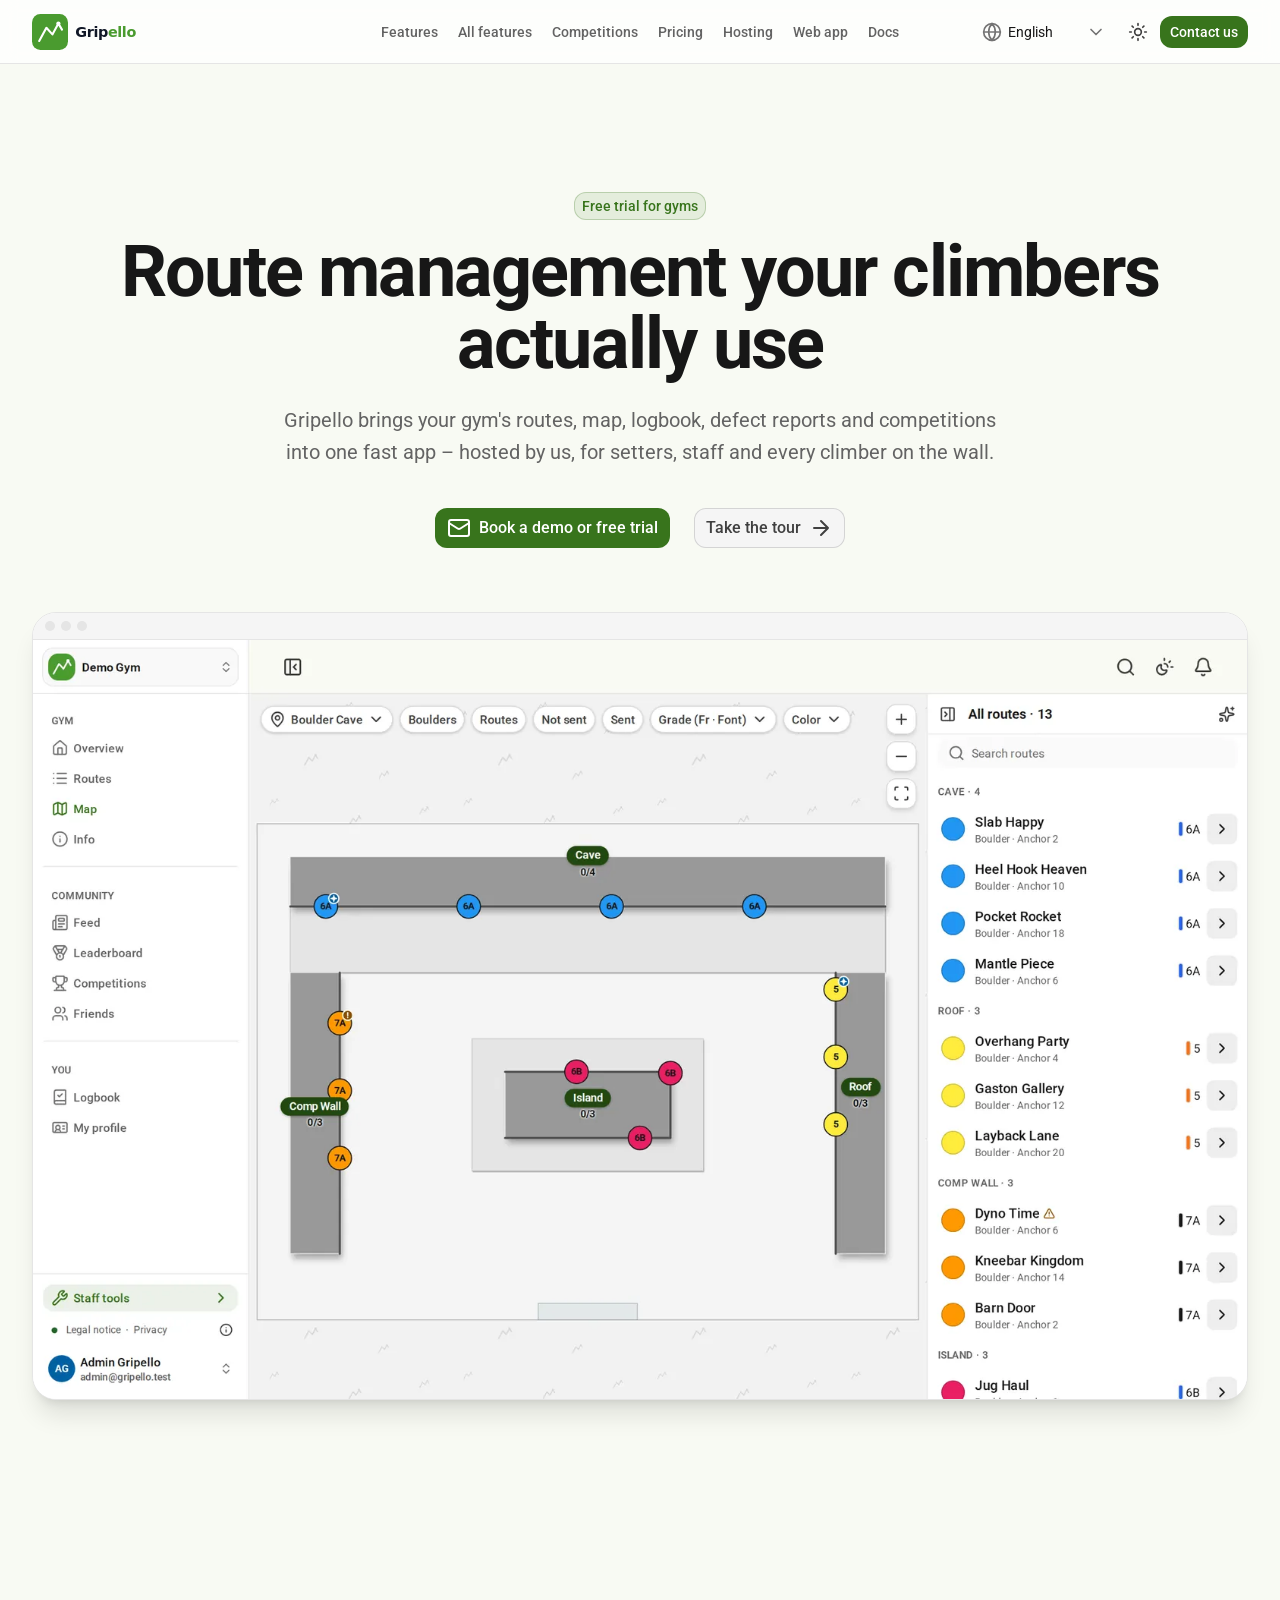
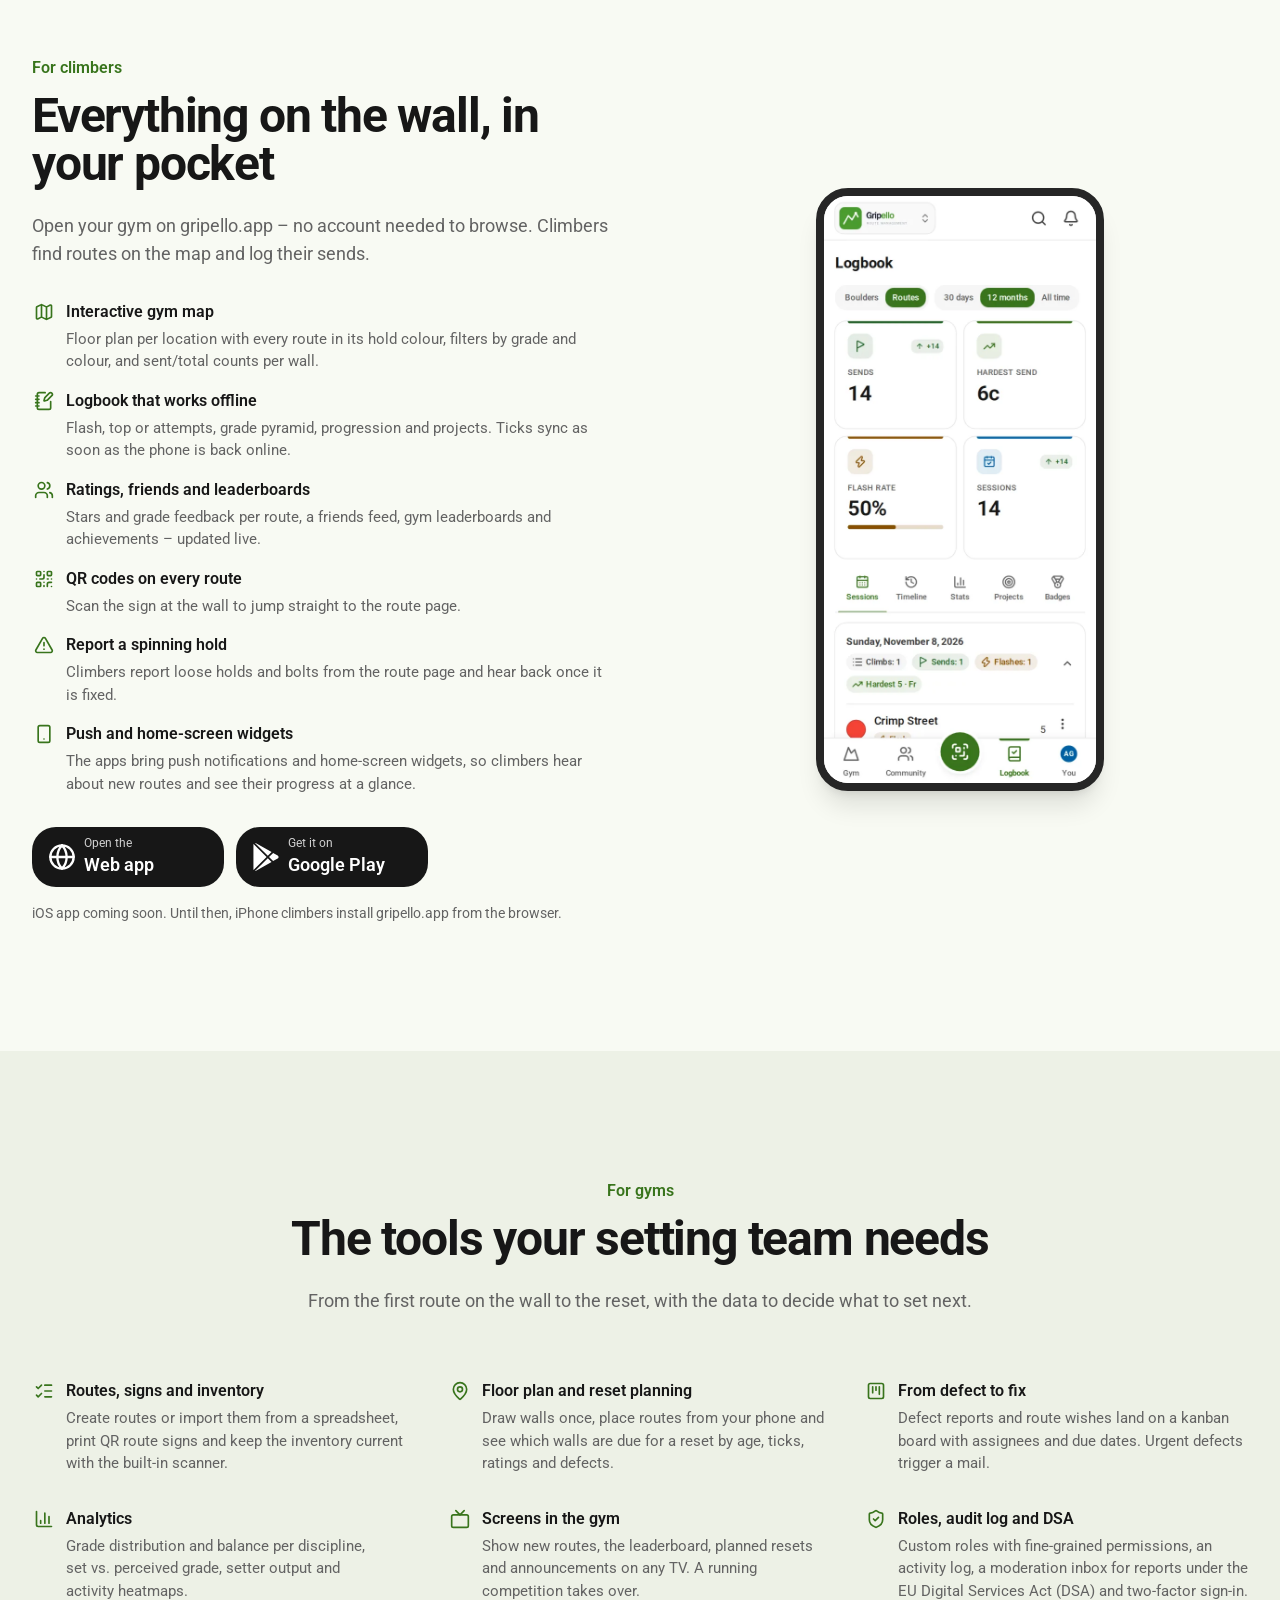
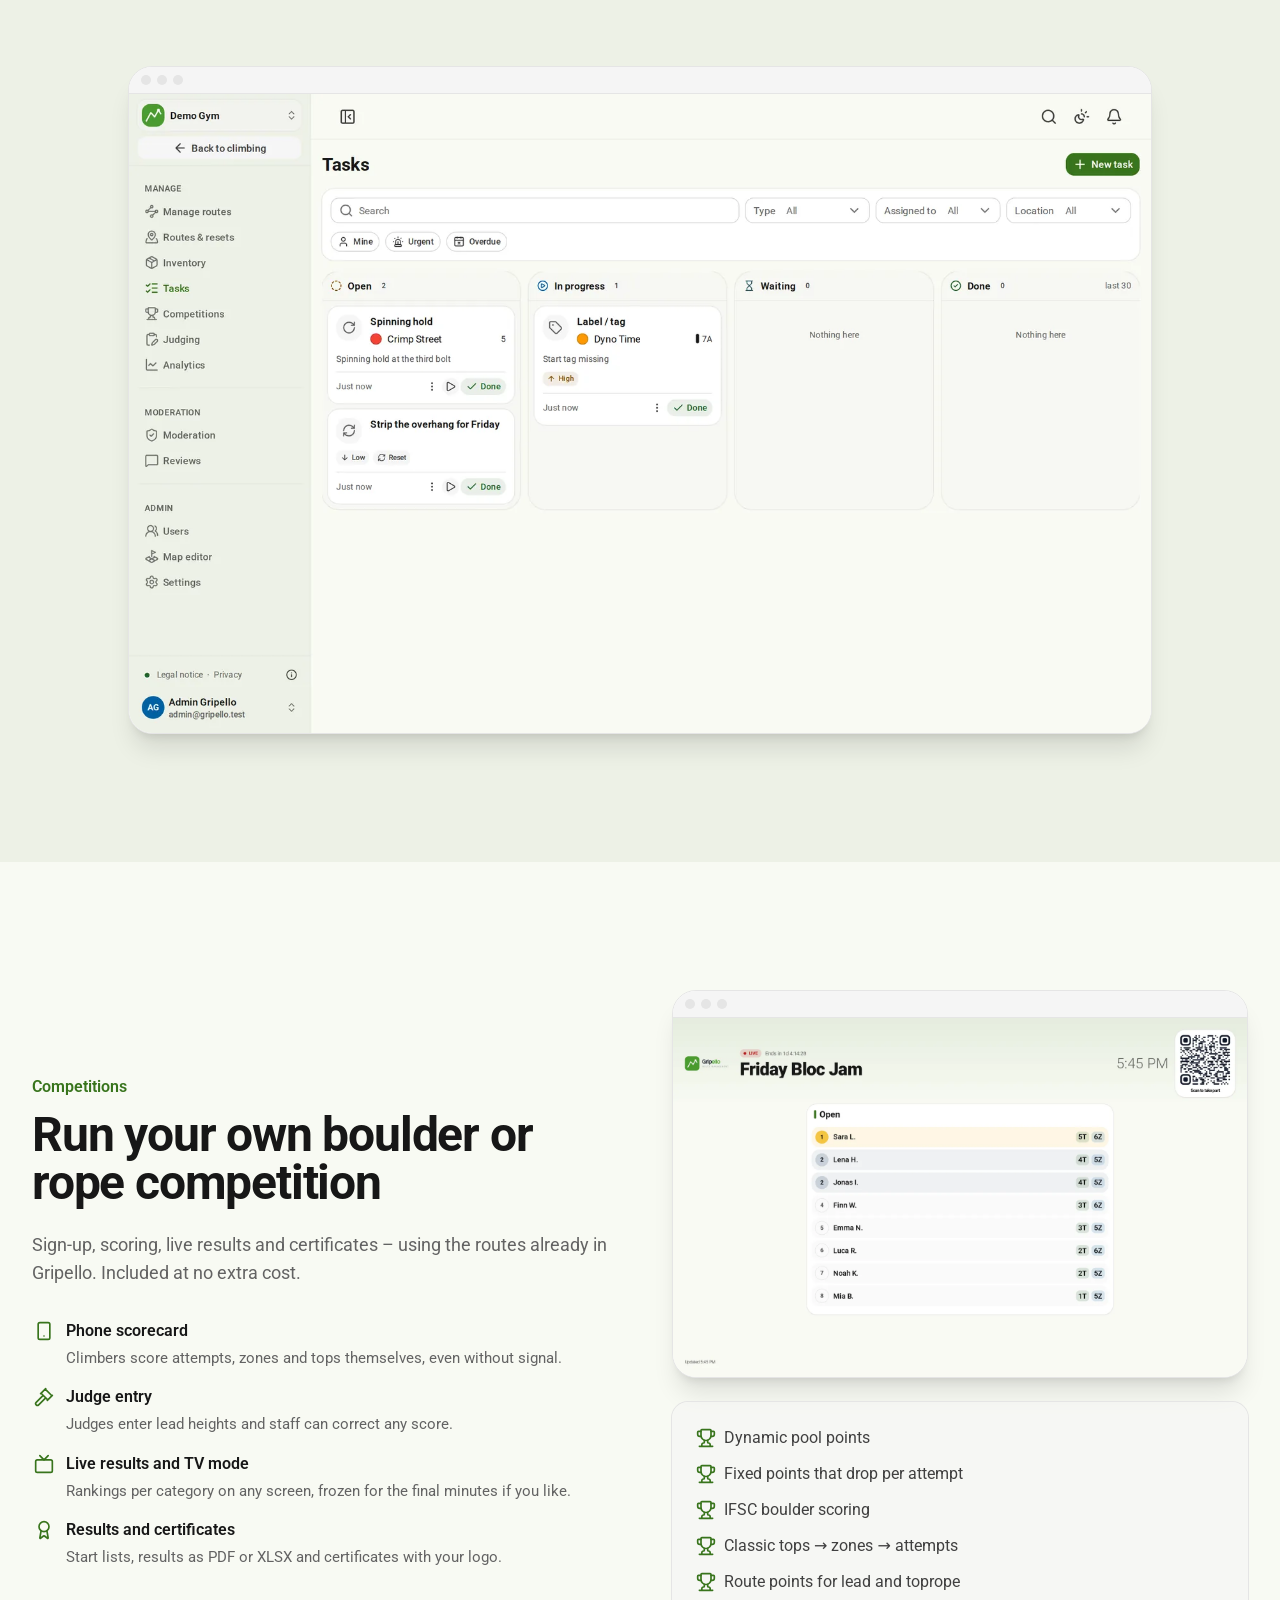
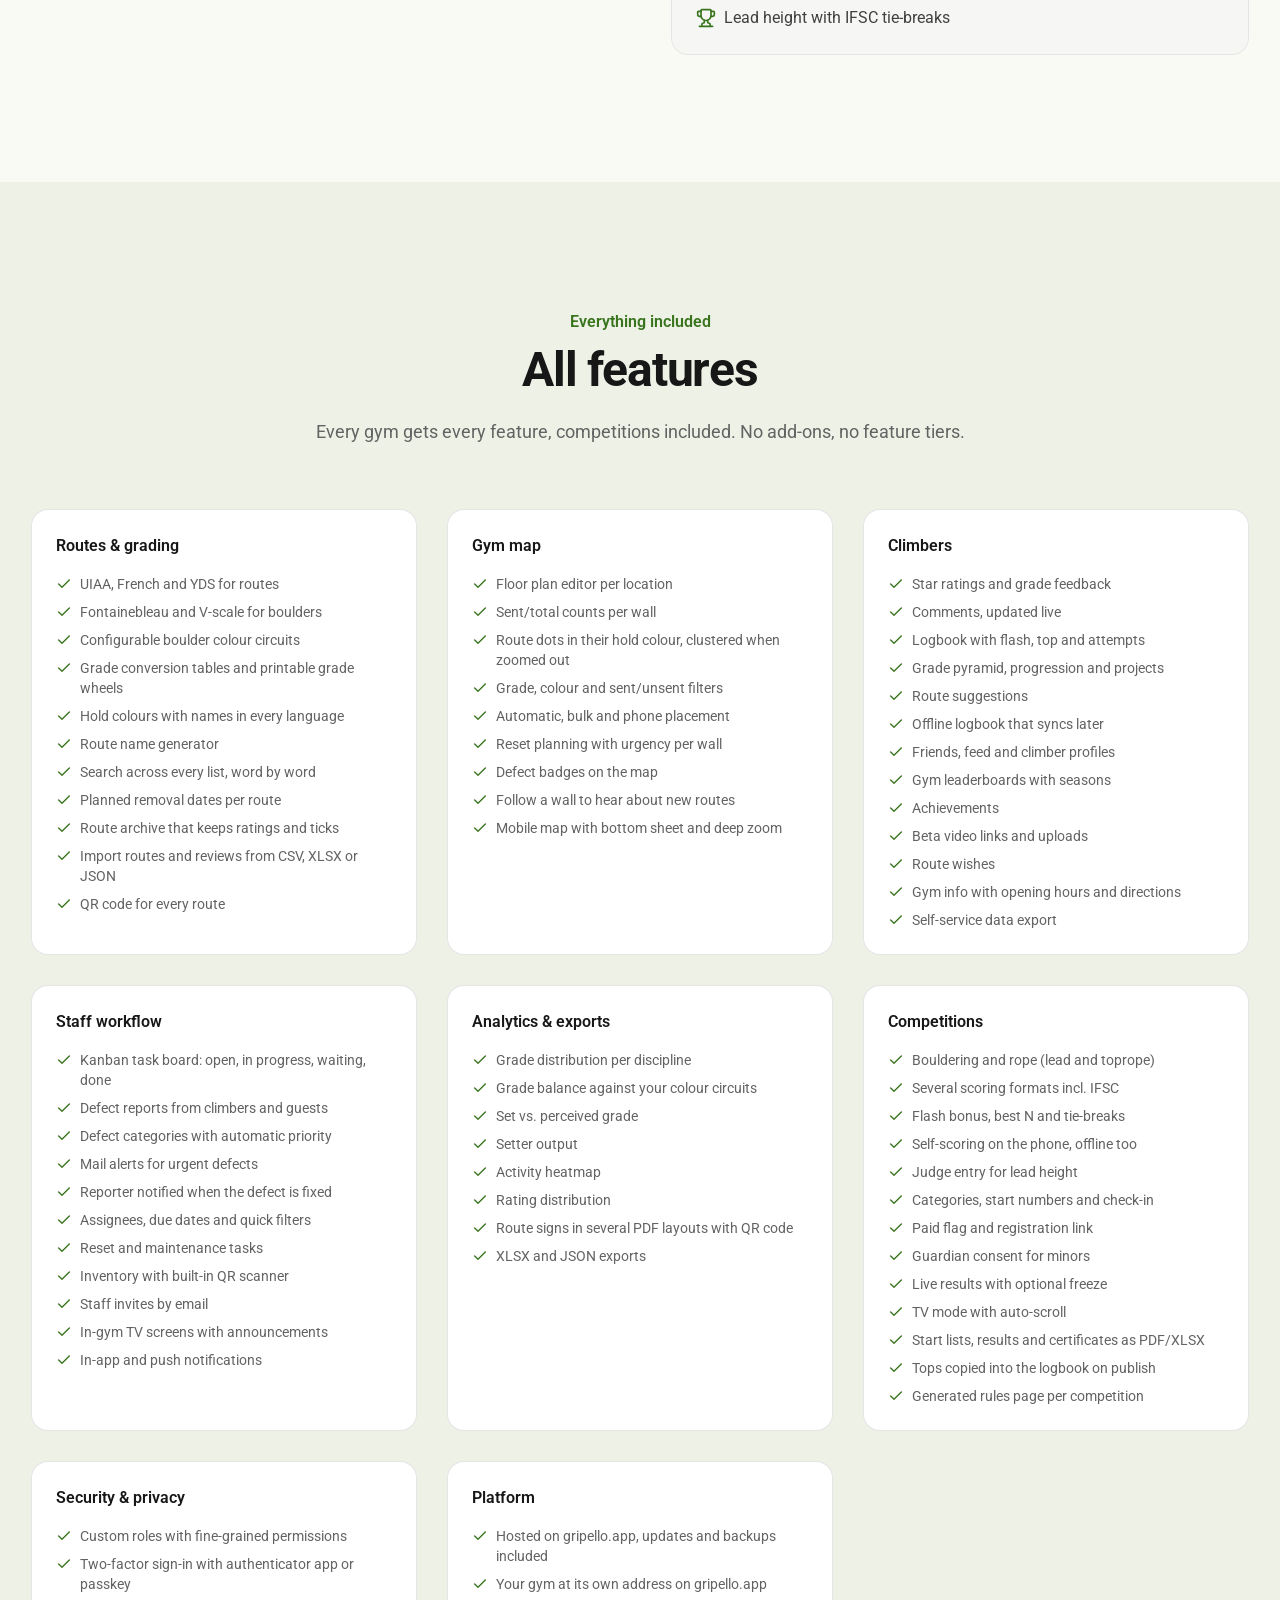
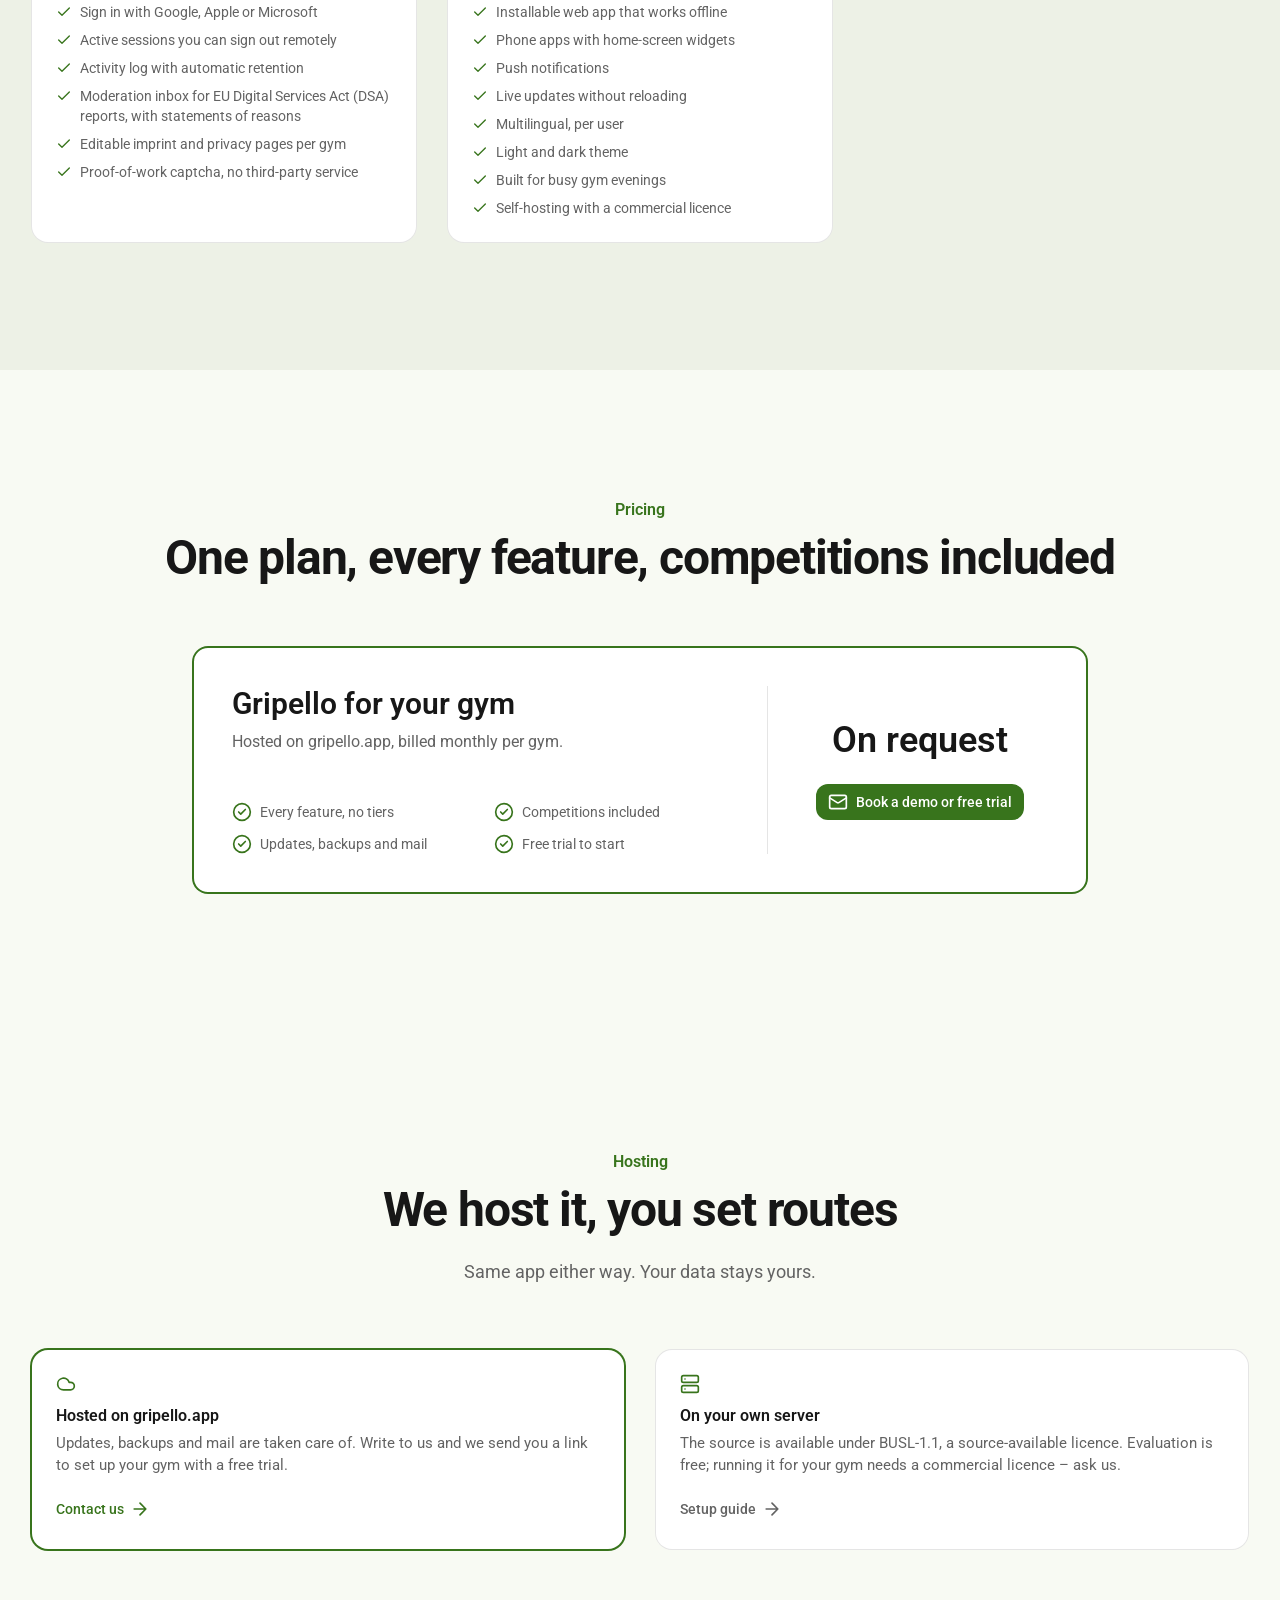
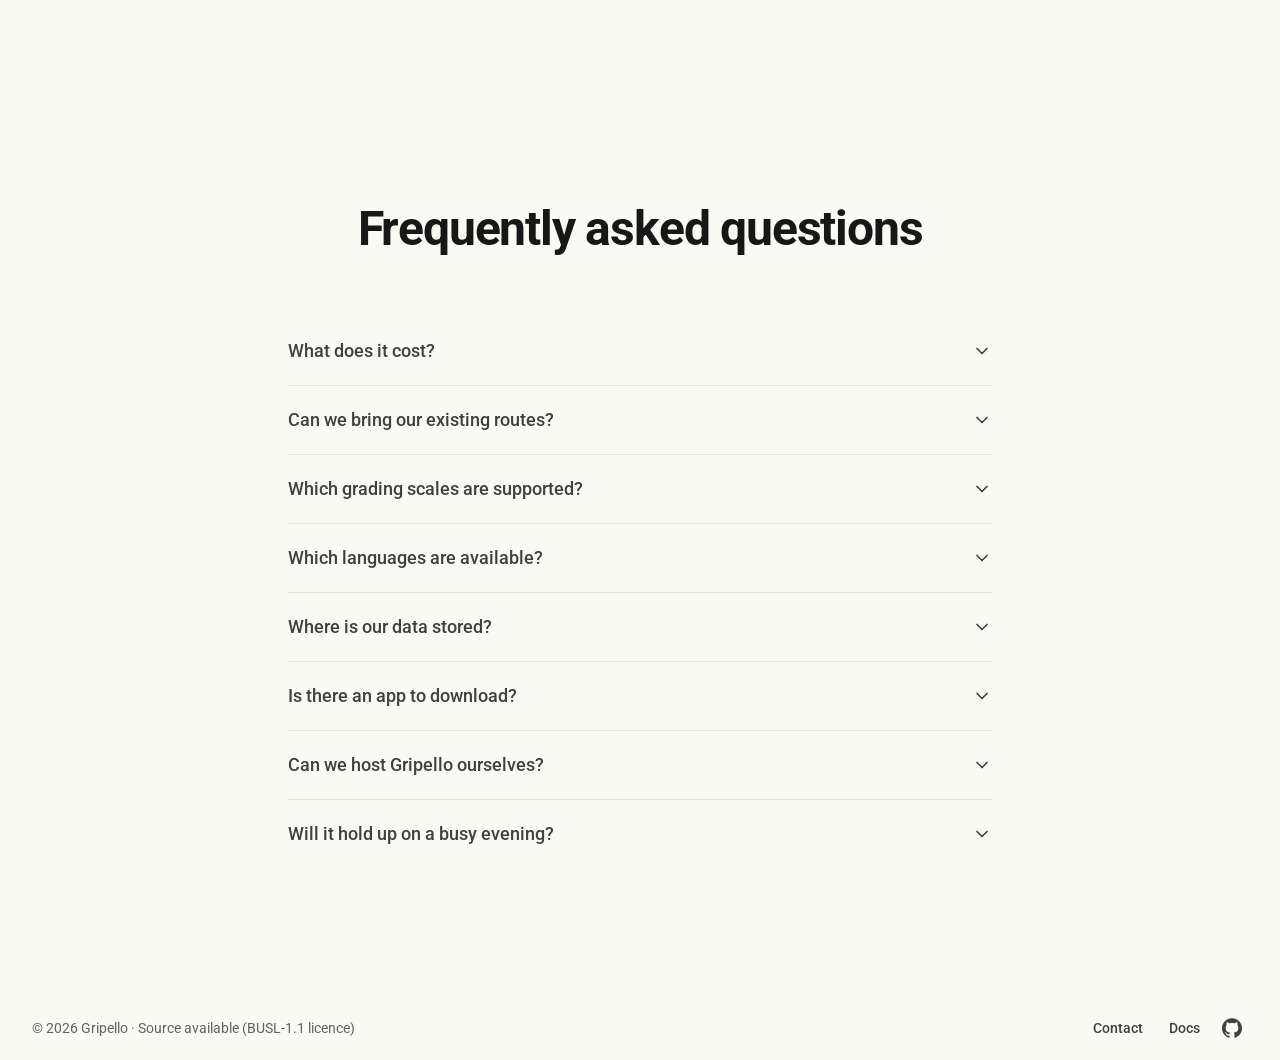
<file: index.html>
<!DOCTYPE html><html  lang="en-US"><head><meta charset="utf-8"><meta name="viewport" content="width=device-width, initial-scale=1"><title>Gripello – route management for climbing gyms</title><script type="importmap">{"imports":{"#entry":"/_nuxt/BlvbBuiV.js"}}</script><style id="nuxt-ui-colors">@layer theme {
  :root, :host {
  --ui-color-primary-50: var(--color-green-50, oklch(98.2% 0.018 155.826));
  --ui-color-primary-100: var(--color-green-100, oklch(96.2% 0.044 156.743));
  --ui-color-primary-200: var(--color-green-200, oklch(92.5% 0.084 155.995));
  --ui-color-primary-300: var(--color-green-300, oklch(87.1% 0.15 154.449));
  --ui-color-primary-400: var(--color-green-400, oklch(79.2% 0.209 151.711));
  --ui-color-primary-500: var(--color-green-500, oklch(72.3% 0.219 149.579));
  --ui-color-primary-600: var(--color-green-600, oklch(62.7% 0.194 149.214));
  --ui-color-primary-700: var(--color-green-700, oklch(52.7% 0.154 150.069));
  --ui-color-primary-800: var(--color-green-800, oklch(44.8% 0.119 151.328));
  --ui-color-primary-900: var(--color-green-900, oklch(39.3% 0.095 152.535));
  --ui-color-primary-950: var(--color-green-950, oklch(26.6% 0.065 152.934));
  --ui-color-secondary-50: var(--color-teal-50, oklch(98.4% 0.014 180.72));
  --ui-color-secondary-100: var(--color-teal-100, oklch(95.3% 0.051 180.801));
  --ui-color-secondary-200: var(--color-teal-200, oklch(91% 0.096 180.426));
  --ui-color-secondary-300: var(--color-teal-300, oklch(85.5% 0.138 181.071));
  --ui-color-secondary-400: var(--color-teal-400, oklch(77.7% 0.152 181.912));
  --ui-color-secondary-500: var(--color-teal-500, oklch(70.4% 0.14 182.503));
  --ui-color-secondary-600: var(--color-teal-600, oklch(60% 0.118 184.704));
  --ui-color-secondary-700: var(--color-teal-700, oklch(51.1% 0.096 186.391));
  --ui-color-secondary-800: var(--color-teal-800, oklch(43.7% 0.078 188.216));
  --ui-color-secondary-900: var(--color-teal-900, oklch(38.6% 0.063 188.416));
  --ui-color-secondary-950: var(--color-teal-950, oklch(27.7% 0.046 192.524));
  --ui-color-success-50: var(--color-green-50, oklch(98.2% 0.018 155.826));
  --ui-color-success-100: var(--color-green-100, oklch(96.2% 0.044 156.743));
  --ui-color-success-200: var(--color-green-200, oklch(92.5% 0.084 155.995));
  --ui-color-success-300: var(--color-green-300, oklch(87.1% 0.15 154.449));
  --ui-color-success-400: var(--color-green-400, oklch(79.2% 0.209 151.711));
  --ui-color-success-500: var(--color-green-500, oklch(72.3% 0.219 149.579));
  --ui-color-success-600: var(--color-green-600, oklch(62.7% 0.194 149.214));
  --ui-color-success-700: var(--color-green-700, oklch(52.7% 0.154 150.069));
  --ui-color-success-800: var(--color-green-800, oklch(44.8% 0.119 151.328));
  --ui-color-success-900: var(--color-green-900, oklch(39.3% 0.095 152.535));
  --ui-color-success-950: var(--color-green-950, oklch(26.6% 0.065 152.934));
  --ui-color-info-50: var(--color-blue-50, oklch(97% 0.014 254.604));
  --ui-color-info-100: var(--color-blue-100, oklch(93.2% 0.032 255.585));
  --ui-color-info-200: var(--color-blue-200, oklch(88.2% 0.059 254.128));
  --ui-color-info-300: var(--color-blue-300, oklch(80.9% 0.105 251.813));
  --ui-color-info-400: var(--color-blue-400, oklch(70.7% 0.165 254.624));
  --ui-color-info-500: var(--color-blue-500, oklch(62.3% 0.214 259.815));
  --ui-color-info-600: var(--color-blue-600, oklch(54.6% 0.245 262.881));
  --ui-color-info-700: var(--color-blue-700, oklch(48.8% 0.243 264.376));
  --ui-color-info-800: var(--color-blue-800, oklch(42.4% 0.199 265.638));
  --ui-color-info-900: var(--color-blue-900, oklch(37.9% 0.146 265.522));
  --ui-color-info-950: var(--color-blue-950, oklch(28.2% 0.091 267.935));
  --ui-color-warning-50: var(--color-yellow-50, oklch(98.7% 0.026 102.212));
  --ui-color-warning-100: var(--color-yellow-100, oklch(97.3% 0.071 103.193));
  --ui-color-warning-200: var(--color-yellow-200, oklch(94.5% 0.129 101.54));
  --ui-color-warning-300: var(--color-yellow-300, oklch(90.5% 0.182 98.111));
  --ui-color-warning-400: var(--color-yellow-400, oklch(85.2% 0.199 91.936));
  --ui-color-warning-500: var(--color-yellow-500, oklch(79.5% 0.184 86.047));
  --ui-color-warning-600: var(--color-yellow-600, oklch(68.1% 0.162 75.834));
  --ui-color-warning-700: var(--color-yellow-700, oklch(55.4% 0.135 66.442));
  --ui-color-warning-800: var(--color-yellow-800, oklch(47.6% 0.114 61.907));
  --ui-color-warning-900: var(--color-yellow-900, oklch(42.1% 0.095 57.708));
  --ui-color-warning-950: var(--color-yellow-950, oklch(28.6% 0.066 53.813));
  --ui-color-error-50: var(--color-red-50, oklch(97.1% 0.013 17.38));
  --ui-color-error-100: var(--color-red-100, oklch(93.6% 0.032 17.717));
  --ui-color-error-200: var(--color-red-200, oklch(88.5% 0.062 18.334));
  --ui-color-error-300: var(--color-red-300, oklch(80.8% 0.114 19.571));
  --ui-color-error-400: var(--color-red-400, oklch(70.4% 0.191 22.216));
  --ui-color-error-500: var(--color-red-500, oklch(63.7% 0.237 25.331));
  --ui-color-error-600: var(--color-red-600, oklch(57.7% 0.245 27.325));
  --ui-color-error-700: var(--color-red-700, oklch(50.5% 0.213 27.518));
  --ui-color-error-800: var(--color-red-800, oklch(44.4% 0.177 26.899));
  --ui-color-error-900: var(--color-red-900, oklch(39.6% 0.141 25.723));
  --ui-color-error-950: var(--color-red-950, oklch(25.8% 0.092 26.042));
  --ui-color-neutral-50: var(--color-old-neutral-50, oklch(98.5% 0 none));
  --ui-color-neutral-100: var(--color-old-neutral-100, oklch(97% 0 none));
  --ui-color-neutral-200: var(--color-old-neutral-200, oklch(92.2% 0 none));
  --ui-color-neutral-300: var(--color-old-neutral-300, oklch(87% 0 none));
  --ui-color-neutral-400: var(--color-old-neutral-400, oklch(70.8% 0 none));
  --ui-color-neutral-500: var(--color-old-neutral-500, oklch(55.6% 0 none));
  --ui-color-neutral-600: var(--color-old-neutral-600, oklch(43.9% 0 none));
  --ui-color-neutral-700: var(--color-old-neutral-700, oklch(37.1% 0 none));
  --ui-color-neutral-800: var(--color-old-neutral-800, oklch(26.9% 0 none));
  --ui-color-neutral-900: var(--color-old-neutral-900, oklch(20.5% 0 none));
  --ui-color-neutral-950: var(--color-old-neutral-950, oklch(14.5% 0 none));
  }
  :root, :host, .light {
  --ui-primary: var(--ui-color-primary-500);
  --ui-secondary: var(--ui-color-secondary-500);
  --ui-success: var(--ui-color-success-500);
  --ui-info: var(--ui-color-info-500);
  --ui-warning: var(--ui-color-warning-500);
  --ui-error: var(--ui-color-error-500);
  }
  .dark {
  --ui-primary: var(--ui-color-primary-400);
  --ui-secondary: var(--ui-color-secondary-400);
  --ui-success: var(--ui-color-success-400);
  --ui-info: var(--ui-color-info-400);
  --ui-warning: var(--ui-color-warning-400);
  --ui-error: var(--ui-color-error-400);
  }
}</style><link rel="stylesheet" href="/_nuxt/entry.C8Zwsdgz.css" crossorigin><style>@layer base {:where(.i-lucide\:arrow-right){display:inline-block;width:1em;height:1em;background-color:currentColor;-webkit-mask-image:var(--svg);mask-image:var(--svg);-webkit-mask-repeat:no-repeat;mask-repeat:no-repeat;-webkit-mask-size:100% 100%;mask-size:100% 100%;--svg:url("data:image/svg+xml,%3Csvg xmlns='http://www.w3.org/2000/svg' viewBox='0 0 24 24' width='24' height='24'%3E%3Cpath fill='none' stroke='black' stroke-linecap='round' stroke-linejoin='round' stroke-width='2' d='M5 12h14m-7-7l7 7l-7 7'/%3E%3C/svg%3E")}:where(.i-lucide\:award){display:inline-block;width:1em;height:1em;background-color:currentColor;-webkit-mask-image:var(--svg);mask-image:var(--svg);-webkit-mask-repeat:no-repeat;mask-repeat:no-repeat;-webkit-mask-size:100% 100%;mask-size:100% 100%;--svg:url("data:image/svg+xml,%3Csvg xmlns='http://www.w3.org/2000/svg' viewBox='0 0 24 24' width='24' height='24'%3E%3Cg fill='none' stroke='black' stroke-linecap='round' stroke-linejoin='round' stroke-width='2'%3E%3Cpath d='m15.477 12.89l1.515 8.526a.5.5 0 0 1-.81.47l-3.58-2.687a1 1 0 0 0-1.197 0l-3.586 2.686a.5.5 0 0 1-.81-.469l1.514-8.526'/%3E%3Ccircle cx='12' cy='8' r='6'/%3E%3C/g%3E%3C/svg%3E")}:where(.i-lucide\:chart-column){display:inline-block;width:1em;height:1em;background-color:currentColor;-webkit-mask-image:var(--svg);mask-image:var(--svg);-webkit-mask-repeat:no-repeat;mask-repeat:no-repeat;-webkit-mask-size:100% 100%;mask-size:100% 100%;--svg:url("data:image/svg+xml,%3Csvg xmlns='http://www.w3.org/2000/svg' viewBox='0 0 24 24' width='24' height='24'%3E%3Cpath fill='none' stroke='black' stroke-linecap='round' stroke-linejoin='round' stroke-width='2' d='M3 3v16a2 2 0 0 0 2 2h16m-3-4V9m-5 8V5M8 17v-3'/%3E%3C/svg%3E")}:where(.i-lucide\:check){display:inline-block;width:1em;height:1em;background-color:currentColor;-webkit-mask-image:var(--svg);mask-image:var(--svg);-webkit-mask-repeat:no-repeat;mask-repeat:no-repeat;-webkit-mask-size:100% 100%;mask-size:100% 100%;--svg:url("data:image/svg+xml,%3Csvg xmlns='http://www.w3.org/2000/svg' viewBox='0 0 24 24' width='24' height='24'%3E%3Cpath fill='none' stroke='black' stroke-linecap='round' stroke-linejoin='round' stroke-width='2' d='M20 6L9 17l-5-5'/%3E%3C/svg%3E")}:where(.i-lucide\:chevron-down){display:inline-block;width:1em;height:1em;background-color:currentColor;-webkit-mask-image:var(--svg);mask-image:var(--svg);-webkit-mask-repeat:no-repeat;mask-repeat:no-repeat;-webkit-mask-size:100% 100%;mask-size:100% 100%;--svg:url("data:image/svg+xml,%3Csvg xmlns='http://www.w3.org/2000/svg' viewBox='0 0 24 24' width='24' height='24'%3E%3Cpath fill='none' stroke='black' stroke-linecap='round' stroke-linejoin='round' stroke-width='2' d='m6 9l6 6l6-6'/%3E%3C/svg%3E")}:where(.i-lucide\:circle-check){display:inline-block;width:1em;height:1em;background-color:currentColor;-webkit-mask-image:var(--svg);mask-image:var(--svg);-webkit-mask-repeat:no-repeat;mask-repeat:no-repeat;-webkit-mask-size:100% 100%;mask-size:100% 100%;--svg:url("data:image/svg+xml,%3Csvg xmlns='http://www.w3.org/2000/svg' viewBox='0 0 24 24' width='24' height='24'%3E%3Cg fill='none' stroke='black' stroke-linecap='round' stroke-linejoin='round' stroke-width='2'%3E%3Ccircle cx='12' cy='12' r='10'/%3E%3Cpath d='m16 9l-5.5 5.5L8 12'/%3E%3C/g%3E%3C/svg%3E")}:where(.i-lucide\:cloud){display:inline-block;width:1em;height:1em;background-color:currentColor;-webkit-mask-image:var(--svg);mask-image:var(--svg);-webkit-mask-repeat:no-repeat;mask-repeat:no-repeat;-webkit-mask-size:100% 100%;mask-size:100% 100%;--svg:url("data:image/svg+xml,%3Csvg xmlns='http://www.w3.org/2000/svg' viewBox='0 0 24 24' width='24' height='24'%3E%3Cpath fill='none' stroke='black' stroke-linecap='round' stroke-linejoin='round' stroke-width='2' d='M17.5 19H9a7 7 0 1 1 6.71-9h1.79a4.5 4.5 0 1 1 0 9'/%3E%3C/svg%3E")}:where(.i-lucide\:gavel){display:inline-block;width:1em;height:1em;background-color:currentColor;-webkit-mask-image:var(--svg);mask-image:var(--svg);-webkit-mask-repeat:no-repeat;mask-repeat:no-repeat;-webkit-mask-size:100% 100%;mask-size:100% 100%;--svg:url("data:image/svg+xml,%3Csvg xmlns='http://www.w3.org/2000/svg' viewBox='0 0 24 24' width='24' height='24'%3E%3Cpath fill='none' stroke='black' stroke-linecap='round' stroke-linejoin='round' stroke-width='2' d='m14 13l-8.381 8.38a1 1 0 0 1-3.001-3l8.384-8.381M16 16l6-6m-.5.5l-8-8M8 8l6-6M8.5 7.5l8 8'/%3E%3C/svg%3E")}:where(.i-lucide\:globe){display:inline-block;width:1em;height:1em;background-color:currentColor;-webkit-mask-image:var(--svg);mask-image:var(--svg);-webkit-mask-repeat:no-repeat;mask-repeat:no-repeat;-webkit-mask-size:100% 100%;mask-size:100% 100%;--svg:url("data:image/svg+xml,%3Csvg xmlns='http://www.w3.org/2000/svg' viewBox='0 0 24 24' width='24' height='24'%3E%3Cg fill='none' stroke='black' stroke-linecap='round' stroke-linejoin='round' stroke-width='2'%3E%3Ccircle cx='12' cy='12' r='10'/%3E%3Cpath d='M12 2a14.5 14.5 0 0 0 0 20a14.5 14.5 0 0 0 0-20M2 12h20'/%3E%3C/g%3E%3C/svg%3E")}:where(.i-lucide\:list-checks){display:inline-block;width:1em;height:1em;background-color:currentColor;-webkit-mask-image:var(--svg);mask-image:var(--svg);-webkit-mask-repeat:no-repeat;mask-repeat:no-repeat;-webkit-mask-size:100% 100%;mask-size:100% 100%;--svg:url("data:image/svg+xml,%3Csvg xmlns='http://www.w3.org/2000/svg' viewBox='0 0 24 24' width='24' height='24'%3E%3Cpath fill='none' stroke='black' stroke-linecap='round' stroke-linejoin='round' stroke-width='2' d='M13 5h8m-8 7h8m-8 7h8M3 17l2 2l4-4M3 7l2 2l4-4'/%3E%3C/svg%3E")}:where(.i-lucide\:mail){display:inline-block;width:1em;height:1em;background-color:currentColor;-webkit-mask-image:var(--svg);mask-image:var(--svg);-webkit-mask-repeat:no-repeat;mask-repeat:no-repeat;-webkit-mask-size:100% 100%;mask-size:100% 100%;--svg:url("data:image/svg+xml,%3Csvg xmlns='http://www.w3.org/2000/svg' viewBox='0 0 24 24' width='24' height='24'%3E%3Cg fill='none' stroke='black' stroke-linecap='round' stroke-linejoin='round' stroke-width='2'%3E%3Cpath d='m22 7l-8.991 5.727a2 2 0 0 1-2.009 0L2 7'/%3E%3Crect width='20' height='16' x='2' y='4' rx='2'/%3E%3C/g%3E%3C/svg%3E")}:where(.i-lucide\:map){display:inline-block;width:1em;height:1em;background-color:currentColor;-webkit-mask-image:var(--svg);mask-image:var(--svg);-webkit-mask-repeat:no-repeat;mask-repeat:no-repeat;-webkit-mask-size:100% 100%;mask-size:100% 100%;--svg:url("data:image/svg+xml,%3Csvg xmlns='http://www.w3.org/2000/svg' viewBox='0 0 24 24' width='24' height='24'%3E%3Cpath fill='none' stroke='black' stroke-linecap='round' stroke-linejoin='round' stroke-width='2' d='M14.106 5.553a2 2 0 0 0 1.788 0l3.659-1.83A1 1 0 0 1 21 4.619v12.764a1 1 0 0 1-.553.894l-4.553 2.277a2 2 0 0 1-1.788 0l-4.212-2.106a2 2 0 0 0-1.788 0l-3.659 1.83A1 1 0 0 1 3 19.381V6.618a1 1 0 0 1 .553-.894l4.553-2.277a2 2 0 0 1 1.788 0zm.894.211v15M9 3.236v15'/%3E%3C/svg%3E")}:where(.i-lucide\:map-pin){display:inline-block;width:1em;height:1em;background-color:currentColor;-webkit-mask-image:var(--svg);mask-image:var(--svg);-webkit-mask-repeat:no-repeat;mask-repeat:no-repeat;-webkit-mask-size:100% 100%;mask-size:100% 100%;--svg:url("data:image/svg+xml,%3Csvg xmlns='http://www.w3.org/2000/svg' viewBox='0 0 24 24' width='24' height='24'%3E%3Cg fill='none' stroke='black' stroke-linecap='round' stroke-linejoin='round' stroke-width='2'%3E%3Cpath d='M20 10c0 4.993-5.539 10.193-7.399 11.799a1 1 0 0 1-1.202 0C9.539 20.193 4 14.993 4 10a8 8 0 0 1 16 0'/%3E%3Ccircle cx='12' cy='10' r='3'/%3E%3C/g%3E%3C/svg%3E")}:where(.i-lucide\:menu){display:inline-block;width:1em;height:1em;background-color:currentColor;-webkit-mask-image:var(--svg);mask-image:var(--svg);-webkit-mask-repeat:no-repeat;mask-repeat:no-repeat;-webkit-mask-size:100% 100%;mask-size:100% 100%;--svg:url("data:image/svg+xml,%3Csvg xmlns='http://www.w3.org/2000/svg' viewBox='0 0 24 24' width='24' height='24'%3E%3Cpath fill='none' stroke='black' stroke-linecap='round' stroke-linejoin='round' stroke-width='2' d='M4 5h16M4 12h16M4 19h16'/%3E%3C/svg%3E")}:where(.i-lucide\:moon){display:inline-block;width:1em;height:1em;background-color:currentColor;-webkit-mask-image:var(--svg);mask-image:var(--svg);-webkit-mask-repeat:no-repeat;mask-repeat:no-repeat;-webkit-mask-size:100% 100%;mask-size:100% 100%;--svg:url("data:image/svg+xml,%3Csvg xmlns='http://www.w3.org/2000/svg' viewBox='0 0 24 24' width='24' height='24'%3E%3Cpath fill='none' stroke='black' stroke-linecap='round' stroke-linejoin='round' stroke-width='2' d='M20.985 12.486a9 9 0 1 1-9.473-9.472c.405-.022.617.46.402.803a6 6 0 0 0 8.268 8.268c.344-.215.825-.004.803.401'/%3E%3C/svg%3E")}:where(.i-lucide\:notebook-pen){display:inline-block;width:1em;height:1em;background-color:currentColor;-webkit-mask-image:var(--svg);mask-image:var(--svg);-webkit-mask-repeat:no-repeat;mask-repeat:no-repeat;-webkit-mask-size:100% 100%;mask-size:100% 100%;--svg:url("data:image/svg+xml,%3Csvg xmlns='http://www.w3.org/2000/svg' viewBox='0 0 24 24' width='24' height='24'%3E%3Cg fill='none' stroke='black' stroke-linecap='round' stroke-linejoin='round' stroke-width='2'%3E%3Cpath d='M13.4 2H6a2 2 0 0 0-2 2v16a2 2 0 0 0 2 2h12a2 2 0 0 0 2-2v-7.4M2 6h4m-4 4h4m-4 4h4m-4 4h4'/%3E%3Cpath d='M21.378 5.626a1 1 0 1 0-3.004-3.004l-5.01 5.012a2 2 0 0 0-.506.854l-.837 2.87a.5.5 0 0 0 .62.62l2.87-.837a2 2 0 0 0 .854-.506z'/%3E%3C/g%3E%3C/svg%3E")}:where(.i-lucide\:qr-code){display:inline-block;width:1em;height:1em;background-color:currentColor;-webkit-mask-image:var(--svg);mask-image:var(--svg);-webkit-mask-repeat:no-repeat;mask-repeat:no-repeat;-webkit-mask-size:100% 100%;mask-size:100% 100%;--svg:url("data:image/svg+xml,%3Csvg xmlns='http://www.w3.org/2000/svg' viewBox='0 0 24 24' width='24' height='24'%3E%3Cg fill='none' stroke='black' stroke-linecap='round' stroke-linejoin='round' stroke-width='2'%3E%3Crect width='5' height='5' x='3' y='3' rx='1'/%3E%3Crect width='5' height='5' x='16' y='3' rx='1'/%3E%3Crect width='5' height='5' x='3' y='16' rx='1'/%3E%3Cpath d='M21 16h-3a2 2 0 0 0-2 2v3m5 0v.01M12 7v3a2 2 0 0 1-2 2H7m-4 0h.01M12 3h.01M12 16v.01M16 12h1m4 0v.01M12 21v-1'/%3E%3C/g%3E%3C/svg%3E")}:where(.i-lucide\:server){display:inline-block;width:1em;height:1em;background-color:currentColor;-webkit-mask-image:var(--svg);mask-image:var(--svg);-webkit-mask-repeat:no-repeat;mask-repeat:no-repeat;-webkit-mask-size:100% 100%;mask-size:100% 100%;--svg:url("data:image/svg+xml,%3Csvg xmlns='http://www.w3.org/2000/svg' viewBox='0 0 24 24' width='24' height='24'%3E%3Cg fill='none' stroke='black' stroke-linecap='round' stroke-linejoin='round' stroke-width='2'%3E%3Crect width='20' height='8' x='2' y='2' rx='2' ry='2'/%3E%3Crect width='20' height='8' x='2' y='14' rx='2' ry='2'/%3E%3Cpath d='M6 6h.01M6 18h.01'/%3E%3C/g%3E%3C/svg%3E")}:where(.i-lucide\:shield-check){display:inline-block;width:1em;height:1em;background-color:currentColor;-webkit-mask-image:var(--svg);mask-image:var(--svg);-webkit-mask-repeat:no-repeat;mask-repeat:no-repeat;-webkit-mask-size:100% 100%;mask-size:100% 100%;--svg:url("data:image/svg+xml,%3Csvg xmlns='http://www.w3.org/2000/svg' viewBox='0 0 24 24' width='24' height='24'%3E%3Cg fill='none' stroke='black' stroke-linecap='round' stroke-linejoin='round' stroke-width='2'%3E%3Cpath d='M20 13c0 5-3.5 7.5-7.66 8.95a1 1 0 0 1-.67-.01C7.5 20.5 4 18 4 13V6a1 1 0 0 1 1-1c2 0 4.5-1.2 6.24-2.72a1.17 1.17 0 0 1 1.52 0C14.51 3.81 17 5 19 5a1 1 0 0 1 1 1z'/%3E%3Cpath d='m9 12l2 2l4-4'/%3E%3C/g%3E%3C/svg%3E")}:where(.i-lucide\:smartphone){display:inline-block;width:1em;height:1em;background-color:currentColor;-webkit-mask-image:var(--svg);mask-image:var(--svg);-webkit-mask-repeat:no-repeat;mask-repeat:no-repeat;-webkit-mask-size:100% 100%;mask-size:100% 100%;--svg:url("data:image/svg+xml,%3Csvg xmlns='http://www.w3.org/2000/svg' viewBox='0 0 24 24' width='24' height='24'%3E%3Cg fill='none' stroke='black' stroke-linecap='round' stroke-linejoin='round' stroke-width='2'%3E%3Crect width='14' height='20' x='5' y='2' rx='2' ry='2'/%3E%3Cpath d='M12 18h.01'/%3E%3C/g%3E%3C/svg%3E")}:where(.i-lucide\:square-kanban){display:inline-block;width:1em;height:1em;background-color:currentColor;-webkit-mask-image:var(--svg);mask-image:var(--svg);-webkit-mask-repeat:no-repeat;mask-repeat:no-repeat;-webkit-mask-size:100% 100%;mask-size:100% 100%;--svg:url("data:image/svg+xml,%3Csvg xmlns='http://www.w3.org/2000/svg' viewBox='0 0 24 24' width='24' height='24'%3E%3Cg fill='none' stroke='black' stroke-linecap='round' stroke-linejoin='round' stroke-width='2'%3E%3Crect width='18' height='18' x='3' y='3' rx='2'/%3E%3Cpath d='M8 7v7m4-7v4m4-4v9'/%3E%3C/g%3E%3C/svg%3E")}:where(.i-lucide\:sun){display:inline-block;width:1em;height:1em;background-color:currentColor;-webkit-mask-image:var(--svg);mask-image:var(--svg);-webkit-mask-repeat:no-repeat;mask-repeat:no-repeat;-webkit-mask-size:100% 100%;mask-size:100% 100%;--svg:url("data:image/svg+xml,%3Csvg xmlns='http://www.w3.org/2000/svg' viewBox='0 0 24 24' width='24' height='24'%3E%3Cg fill='none' stroke='black' stroke-linecap='round' stroke-linejoin='round' stroke-width='2'%3E%3Ccircle cx='12' cy='12' r='4'/%3E%3Cpath d='M12 2v2m0 16v2M4.93 4.93l1.41 1.41m11.32 11.32l1.41 1.41M2 12h2m16 0h2M6.34 17.66l-1.41 1.41M19.07 4.93l-1.41 1.41'/%3E%3C/g%3E%3C/svg%3E")}:where(.i-lucide\:triangle-alert){display:inline-block;width:1em;height:1em;background-color:currentColor;-webkit-mask-image:var(--svg);mask-image:var(--svg);-webkit-mask-repeat:no-repeat;mask-repeat:no-repeat;-webkit-mask-size:100% 100%;mask-size:100% 100%;--svg:url("data:image/svg+xml,%3Csvg xmlns='http://www.w3.org/2000/svg' viewBox='0 0 24 24' width='24' height='24'%3E%3Cpath fill='none' stroke='black' stroke-linecap='round' stroke-linejoin='round' stroke-width='2' d='m21.73 18l-8-14a2 2 0 0 0-3.48 0l-8 14A2 2 0 0 0 4 21h16a2 2 0 0 0 1.73-3M12 9v4m0 4h.01'/%3E%3C/svg%3E")}:where(.i-lucide\:trophy){display:inline-block;width:1em;height:1em;background-color:currentColor;-webkit-mask-image:var(--svg);mask-image:var(--svg);-webkit-mask-repeat:no-repeat;mask-repeat:no-repeat;-webkit-mask-size:100% 100%;mask-size:100% 100%;--svg:url("data:image/svg+xml,%3Csvg xmlns='http://www.w3.org/2000/svg' viewBox='0 0 24 24' width='24' height='24'%3E%3Cg fill='none' stroke='black' stroke-linecap='round' stroke-linejoin='round' stroke-width='2'%3E%3Cpath d='M10 14.66V17a1 1 0 0 1-1 1a2 2 0 0 0-2 2v2m7-7.34V17a1 1 0 0 0 1 1a2 2 0 0 1 2 2v2m.916-12H19.5A2.5 2.5 0 0 0 22 7.5V5a1 1 0 0 0-1-1h-3M4 22h16'/%3E%3Cpath d='M6 9a6 6 0 0 0 12 0V3a1 1 0 0 0-1-1H7a1 1 0 0 0-1 1z'/%3E%3Cpath d='M6.084 10H4.5A2.5 2.5 0 0 1 2 7.5V5a1 1 0 0 1 1-1h3'/%3E%3C/g%3E%3C/svg%3E")}:where(.i-lucide\:tv){display:inline-block;width:1em;height:1em;background-color:currentColor;-webkit-mask-image:var(--svg);mask-image:var(--svg);-webkit-mask-repeat:no-repeat;mask-repeat:no-repeat;-webkit-mask-size:100% 100%;mask-size:100% 100%;--svg:url("data:image/svg+xml,%3Csvg xmlns='http://www.w3.org/2000/svg' viewBox='0 0 24 24' width='24' height='24'%3E%3Cg fill='none' stroke='black' stroke-linecap='round' stroke-linejoin='round' stroke-width='2'%3E%3Cpath d='m17 2l-5 5l-5-5'/%3E%3Crect width='20' height='15' x='2' y='7' rx='2'/%3E%3C/g%3E%3C/svg%3E")}:where(.i-lucide\:users){display:inline-block;width:1em;height:1em;background-color:currentColor;-webkit-mask-image:var(--svg);mask-image:var(--svg);-webkit-mask-repeat:no-repeat;mask-repeat:no-repeat;-webkit-mask-size:100% 100%;mask-size:100% 100%;--svg:url("data:image/svg+xml,%3Csvg xmlns='http://www.w3.org/2000/svg' viewBox='0 0 24 24' width='24' height='24'%3E%3Cg fill='none' stroke='black' stroke-linecap='round' stroke-linejoin='round' stroke-width='2'%3E%3Cpath d='M16 21v-2a4 4 0 0 0-4-4H6a4 4 0 0 0-4 4v2M16 3.128a4 4 0 0 1 0 7.744M22 21v-2a4 4 0 0 0-3-3.87'/%3E%3Ccircle cx='9' cy='7' r='4'/%3E%3C/g%3E%3C/svg%3E")}:where(.i-simple-icons\:github){display:inline-block;width:1em;height:1em;background-color:currentColor;-webkit-mask-image:var(--svg);mask-image:var(--svg);-webkit-mask-repeat:no-repeat;mask-repeat:no-repeat;-webkit-mask-size:100% 100%;mask-size:100% 100%;--svg:url("data:image/svg+xml,%3Csvg xmlns='http://www.w3.org/2000/svg' viewBox='0 0 24 24' width='24' height='24'%3E%3Cpath fill='black' d='M12 .297c-6.63 0-12 5.373-12 12c0 5.303 3.438 9.8 8.205 11.385c.6.113.82-.258.82-.577c0-.285-.01-1.04-.015-2.04c-3.338.724-4.042-1.61-4.042-1.61C4.422 18.07 3.633 17.7 3.633 17.7c-1.087-.744.084-.729.084-.729c1.205.084 1.838 1.236 1.838 1.236c1.07 1.835 2.809 1.305 3.495.998c.108-.776.417-1.305.76-1.605c-2.665-.3-5.466-1.332-5.466-5.93c0-1.31.465-2.38 1.235-3.22c-.135-.303-.54-1.523.105-3.176c0 0 1.005-.322 3.3 1.23c.96-.267 1.98-.399 3-.405c1.02.006 2.04.138 3 .405c2.28-1.552 3.285-1.23 3.285-1.23c.645 1.653.24 2.873.12 3.176c.765.84 1.23 1.91 1.23 3.22c0 4.61-2.805 5.625-5.475 5.92c.42.36.81 1.096.81 2.22c0 1.606-.015 2.896-.015 3.286c0 .315.21.69.825.57C20.565 22.092 24 17.592 24 12.297c0-6.627-5.373-12-12-12'/%3E%3C/svg%3E")}:where(.i-simple-icons\:googleplay){display:inline-block;width:1em;height:1em;background-color:currentColor;-webkit-mask-image:var(--svg);mask-image:var(--svg);-webkit-mask-repeat:no-repeat;mask-repeat:no-repeat;-webkit-mask-size:100% 100%;mask-size:100% 100%;--svg:url("data:image/svg+xml,%3Csvg xmlns='http://www.w3.org/2000/svg' viewBox='0 0 24 24' width='24' height='24'%3E%3Cpath fill='black' d='m22.018 13.298l-3.919 2.218l-3.515-3.493l3.543-3.521l3.891 2.202a1.49 1.49 0 0 1 0 2.594M1.337.924a1.5 1.5 0 0 0-.112.568v21.017c0 .217.045.419.124.6l11.155-11.087zm12.207 10.065l3.258-3.238L3.45.195a1.47 1.47 0 0 0-.946-.179zm0 2.067l-11 10.933c.298.036.612-.016.906-.183l13.324-7.54z'/%3E%3C/svg%3E")}}</style><link rel="modulepreload" as="script" crossorigin href="/_nuxt/BlvbBuiV.js"><link rel="modulepreload" as="script" crossorigin href="/_nuxt/yC_6mQ2R.js"><link rel="modulepreload" as="script" crossorigin href="/_nuxt/DLg2diwc.js"><link rel="modulepreload" as="script" crossorigin href="/_nuxt/CkiTgrBi.js"><link rel="modulepreload" as="script" crossorigin href="/_nuxt/CLcnUtBW.js"><link rel="modulepreload" as="script" crossorigin href="/_nuxt/D-ex_CfC.js"><link rel="modulepreload" as="script" crossorigin href="/_nuxt/CBWzHqRH.js"><link rel="modulepreload" as="script" crossorigin href="/_nuxt/t6ute9M_.js"><script type="module" src="/_nuxt/BlvbBuiV.js" crossorigin></script><link rel="prefetch" as="script" crossorigin href="/_nuxt/BOYcnX2p.js"><link rel="prefetch" as="script" crossorigin href="/_nuxt/B7XJeMXc.js"><link rel="prefetch" as="script" crossorigin href="/_nuxt/Mqp8pmOS.js"><link rel="prefetch" as="script" crossorigin href="/_nuxt/BOP_2xz3.js"><link rel="prefetch" as="script" crossorigin href="/_nuxt/qQ4PH1Dp.js"><link rel="prefetch" as="style" crossorigin href="/_nuxt/error-404.DpKY_dMl.css"><link rel="prefetch" as="script" crossorigin href="/_nuxt/B4ptQcSU.js"><link rel="prefetch" as="script" crossorigin href="/_nuxt/BDNMzG2s.js"><link rel="prefetch" as="style" crossorigin href="/_nuxt/error-500.CmR4p1fc.css"><link rel="prefetch" as="script" crossorigin href="/_nuxt/Dmwqlar_.js"><link rel="icon" href="/favicon.ico"><link rel="apple-touch-icon" href="/apple-touch-icon.png"><link id="i18n-xd" rel="alternate" href="https://gripello.com" hreflang="x-default"><link id="i18n-alt-en" rel="alternate" href="https://gripello.com" hreflang="en"><link id="i18n-alt-en-US" rel="alternate" href="https://gripello.com" hreflang="en-US"><link id="i18n-alt-de" rel="alternate" href="https://gripello.com/de" hreflang="de"><link id="i18n-alt-de-DE" rel="alternate" href="https://gripello.com/de" hreflang="de-DE"><link id="i18n-can" rel="canonical" href="https://gripello.com"><meta id="i18n-og-url" property="og:url" content="https://gripello.com"><meta id="i18n-og" property="og:locale" content="en_US"><meta id="i18n-og-alt-de-DE" property="og:locale:alternate" content="de_DE"><meta name="description" content="Hosted route management for climbing and bouldering gyms: gym map, logbook, ratings, task board, analytics and competitions on gripello.app."><meta property="og:title" content="Gripello – route management for climbing gyms"><meta property="og:description" content="Hosted route management for climbing and bouldering gyms: gym map, logbook, ratings, task board, analytics and competitions on gripello.app."><meta property="og:image" content="https://gripello.com/og-en.jpg"><meta property="og:image:width" content="1200"><meta property="og:image:height" content="630"><meta property="og:image:alt" content="Gripello – route management for climbing gyms"><meta name="twitter:card" content="summary_large_image"><script type="application/ld+json">{"@context":"https://schema.org","@type":"FAQPage","inLanguage":"en","mainEntity":[{"@type":"Question","name":"What does it cost?","acceptedAnswer":{"@type":"Answer","text":"A monthly subscription per gym, with every feature and competitions included. Write to hello@gripello.com for a quote and a free trial."}},{"@type":"Question","name":"Can we bring our existing routes?","acceptedAnswer":{"@type":"Answer","text":"Yes. Import routes and their reviews from CSV, XLSX or JSON, TopLogger grades included."}},{"@type":"Question","name":"Which grading scales are supported?","acceptedAnswer":{"@type":"Answer","text":"UIAA, French and YDS for routes, Fontainebleau and V-scale for boulders, plus your own boulder colour circuits."}},{"@type":"Question","name":"Which languages are available?","acceptedAnswer":{"@type":"Answer","text":"Gripello is translated into several languages, and every user picks their own. Translations can be contributed on GitHub."}},{"@type":"Question","name":"Where is our data stored?","acceptedAnswer":{"@type":"Answer","text":"On gripello.app, run by us – or on your own server with a self-hosting licence. Members export their data themselves, and Gripello brings imprint and privacy pages per gym and a moderation inbox for reports under the EU Digital Services Act (DSA)."}},{"@type":"Question","name":"Is there an app to download?","acceptedAnswer":{"@type":"Answer","text":"Yes. The Android app is on Google Play, the iOS app is coming soon to the App Store. Until then, iPhone climbers open gripello.app in the browser and install it to the home screen."}},{"@type":"Question","name":"Can we host Gripello ourselves?","acceptedAnswer":{"@type":"Answer","text":"Yes, with a commercial licence. The source is on GitHub under BUSL-1.1, a source-available licence, and every version becomes Apache-2.0 four years after its release."}},{"@type":"Question","name":"Will it hold up on a busy evening?","acceptedAnswer":{"@type":"Answer","text":"Yes. Public pages are cached and live updates are pushed efficiently, so a full gym evening stays fast."}}]}</script><script>"use strict";(()=>{const o=window,e=document.documentElement,c=["dark","light"],s=getStorageValue("localStorage","nuxt-color-mode")||"system";let r=s==="system"?f():s;const l=e.getAttribute("data-color-mode-forced");l&&(r=l),i(r),o["__NUXT_COLOR_MODE__"]={preference:s,value:r,getColorScheme:f,addColorScheme:i,removeColorScheme:d};function i(t){const a=""+t+"",n="";e.classList?e.classList.add(a):e.className+=" "+a,n&&e.setAttribute("data-"+n,t)}function d(t){const a=""+t+"",n="";e.classList?e.classList.remove(a):e.className=e.className.replace(new RegExp(a,"g"),""),n&&e.removeAttribute("data-"+n)}function u(t){return o.matchMedia("(prefers-color-scheme"+t+")")}function f(){if(o.matchMedia&&u("").media!=="not all"){for(const t of c)if(u(":"+t).matches)return t}return"light"}})();function getStorageValue(o,e){switch(o){case"localStorage":try{return window.localStorage.getItem(e)}catch{return null}case"sessionStorage":try{return window.sessionStorage.getItem(e)}catch{return null}case"cookie":try{return getCookie(e)}catch{return null}default:return null}}function getCookie(o){const c=("; "+window.document.cookie).split("; "+o+"=");if(c.length===2){const s=c.pop();return s?s.split(";").shift():null}}</script></head><body><div id="__nuxt" class="isolate"><!--[--><!--[--><!--[--><!--[--><!--[--><a href="#main-content" class="skip-link">Skip to content</a><!--[--><!----><!----><!----><header data-slot="root" class="bg-default/75 backdrop-blur-sm border-b border-default h-(--ui-header-height) sticky top-0 z-50"><!--[--><!--]--><div class="w-full max-w-(--ui-container) mx-auto px-4 sm:px-6 lg:px-8 flex items-center justify-between gap-3 h-full" data-slot="container"><!--[--><div data-slot="left" class="lg:flex-1 flex items-center gap-1.5"><!----><!--[--><a href="/" aria-label="Nuxt UI" data-slot="title" class="outline-primary/25 focus-visible:outline-3 rounded-md shrink-0 font-bold text-xl text-highlighted flex items-end gap-1.5"><!--[--><!--[--><!--[--><img src="/gripello-light-header.svg" alt="Gripello" width="120" height="36" class="h-9 w-auto dark:hidden"><img src="/gripello-dark-header.svg" alt="Gripello" width="120" height="36" class="hidden h-9 w-auto dark:block"><!--]--><!--]--><!--]--></a><!--]--></div><div data-slot="center" class="hidden lg:flex"><!--[--><!--[--><!----><!----><nav data-slot="root" class="relative flex gap-1.5 [&amp;&gt;div]:min-w-0 items-center justify-between" data-orientation="horizontal" dir="ltr" data-reka-navigation-menu><!--[--><!--[--><!--]--><!--[--><!--[--><div style="position:relative;"><ul data-slot="list" class="isolate min-w-0 flex items-center" data-orientation="horizontal"><!--[--><!--[--><li data-menu-item data-slot="item" class="min-w-0 py-2"><!--[--><!--[--><a href="/#climbers" data-reka-collection-item data-slot="link" class="group relative w-full flex items-center gap-1.5 font-medium text-sm before:absolute before:z-[-1] before:rounded-md focus:outline-none focus-visible:outline-none focus-visible:before:outline-3 before:outline-primary/25 px-2.5 py-1.5 before:inset-x-px before:inset-y-0 text-muted hover:text-highlighted hover:before:bg-elevated/50 transition-colors before:transition-colors data-[state=open]:text-highlighted data-[state=open]:before:bg-elevated/50"><!--[--><!--[--><!--[--><!----><!--]--><span data-slot="linkLabel" class="truncate"><!--[-->Features<!--]--><!----></span><!----><!--]--><!--]--></a><!----><!--]--><!----><!--]--></li><li data-menu-item data-slot="item" class="min-w-0 py-2"><!--[--><!--[--><a href="/#features" data-reka-collection-item data-slot="link" class="group relative w-full flex items-center gap-1.5 font-medium text-sm before:absolute before:z-[-1] before:rounded-md focus:outline-none focus-visible:outline-none focus-visible:before:outline-3 before:outline-primary/25 px-2.5 py-1.5 before:inset-x-px before:inset-y-0 text-muted hover:text-highlighted hover:before:bg-elevated/50 transition-colors before:transition-colors data-[state=open]:text-highlighted data-[state=open]:before:bg-elevated/50"><!--[--><!--[--><!--[--><!----><!--]--><span data-slot="linkLabel" class="truncate"><!--[-->All features<!--]--><!----></span><!----><!--]--><!--]--></a><!----><!--]--><!----><!--]--></li><li data-menu-item data-slot="item" class="min-w-0 py-2"><!--[--><!--[--><a href="/#competitions" data-reka-collection-item data-slot="link" class="group relative w-full flex items-center gap-1.5 font-medium text-sm before:absolute before:z-[-1] before:rounded-md focus:outline-none focus-visible:outline-none focus-visible:before:outline-3 before:outline-primary/25 px-2.5 py-1.5 before:inset-x-px before:inset-y-0 text-muted hover:text-highlighted hover:before:bg-elevated/50 transition-colors before:transition-colors data-[state=open]:text-highlighted data-[state=open]:before:bg-elevated/50"><!--[--><!--[--><!--[--><!----><!--]--><span data-slot="linkLabel" class="truncate"><!--[-->Competitions<!--]--><!----></span><!----><!--]--><!--]--></a><!----><!--]--><!----><!--]--></li><li data-menu-item data-slot="item" class="min-w-0 py-2"><!--[--><!--[--><a href="/#pricing" data-reka-collection-item data-slot="link" class="group relative w-full flex items-center gap-1.5 font-medium text-sm before:absolute before:z-[-1] before:rounded-md focus:outline-none focus-visible:outline-none focus-visible:before:outline-3 before:outline-primary/25 px-2.5 py-1.5 before:inset-x-px before:inset-y-0 text-muted hover:text-highlighted hover:before:bg-elevated/50 transition-colors before:transition-colors data-[state=open]:text-highlighted data-[state=open]:before:bg-elevated/50"><!--[--><!--[--><!--[--><!----><!--]--><span data-slot="linkLabel" class="truncate"><!--[-->Pricing<!--]--><!----></span><!----><!--]--><!--]--></a><!----><!--]--><!----><!--]--></li><li data-menu-item data-slot="item" class="min-w-0 py-2"><!--[--><!--[--><a href="/#hosting" data-reka-collection-item data-slot="link" class="group relative w-full flex items-center gap-1.5 font-medium text-sm before:absolute before:z-[-1] before:rounded-md focus:outline-none focus-visible:outline-none focus-visible:before:outline-3 before:outline-primary/25 px-2.5 py-1.5 before:inset-x-px before:inset-y-0 text-muted hover:text-highlighted hover:before:bg-elevated/50 transition-colors before:transition-colors data-[state=open]:text-highlighted data-[state=open]:before:bg-elevated/50"><!--[--><!--[--><!--[--><!----><!--]--><span data-slot="linkLabel" class="truncate"><!--[-->Hosting<!--]--><!----></span><!----><!--]--><!--]--></a><!----><!--]--><!----><!--]--></li><li data-menu-item data-slot="item" class="min-w-0 py-2"><!--[--><!--[--><a href="https://gripello.app" rel="noopener noreferrer" data-reka-collection-item data-slot="link" class="group relative w-full flex items-center gap-1.5 font-medium text-sm before:absolute before:z-[-1] before:rounded-md focus:outline-none focus-visible:outline-none focus-visible:before:outline-3 before:outline-primary/25 px-2.5 py-1.5 before:inset-x-px before:inset-y-0 text-muted hover:text-highlighted hover:before:bg-elevated/50 transition-colors before:transition-colors data-[state=open]:text-highlighted data-[state=open]:before:bg-elevated/50"><!--[--><!--[--><!--[--><!----><!--]--><span data-slot="linkLabel" class="truncate"><!--[-->Web app<!--]--><!----></span><!----><!--]--><!--]--></a><!----><!--]--><!----><!--]--></li><li data-menu-item data-slot="item" class="min-w-0 py-2"><!--[--><!--[--><a href="https://docs.gripello.com" rel="noopener noreferrer" data-reka-collection-item data-slot="link" class="group relative w-full flex items-center gap-1.5 font-medium text-sm before:absolute before:z-[-1] before:rounded-md focus:outline-none focus-visible:outline-none focus-visible:before:outline-3 before:outline-primary/25 px-2.5 py-1.5 before:inset-x-px before:inset-y-0 text-muted hover:text-highlighted hover:before:bg-elevated/50 transition-colors before:transition-colors data-[state=open]:text-highlighted data-[state=open]:before:bg-elevated/50"><!--[--><!--[--><!--[--><!----><!--]--><span data-slot="linkLabel" class="truncate"><!--[-->Docs<!--]--><!----></span><!----><!--]--><!--]--></a><!----><!--]--><!----><!--]--></li><!--]--><!--]--></ul></div><!----><!--]--><!--]--><!--[--><!--]--><div data-slot="viewportWrapper" class="absolute top-full start-0 flex w-full justify-center"><!----><!----></div><!--]--></nav><!--]--><!--]--></div><div data-slot="right" class="flex items-center justify-end lg:flex-1 gap-1.5"><!--[--><!--[--><!--[--><button data-slot="base" class="relative group rounded-md items-center disabled:cursor-not-allowed disabled:opacity-75 transition-colors px-2.5 py-1.5 text-base/5 gap-1.5 text-highlighted bg-transparent hover:bg-elevated focus:bg-elevated disabled:bg-transparent dark:disabled:bg-transparent outline-primary/25 focus-visible:outline-3 ps-9 pe-9 md:text-sm hidden w-36 sm:flex" aria-label="Language" role="combobox" type="button" aria-expanded="false" aria-required="false" aria-autocomplete="none" dir="ltr" data-state="closed"><!--[--><span data-slot="leading" class="absolute inset-y-0 start-0 flex items-center ps-2.5"><!--[--><span class="iconify i-lucide:globe shrink-0 text-dimmed size-5" aria-hidden="true" style="" data-slot="leadingIcon"></span><!--]--></span><!--[--><span style="pointer-events:none;" data-placeholder data-slot="value" class="truncate pointer-events-none"><!--[--><!--[-->English<!--]--><!--]--></span><!--]--><span data-slot="trailing" class="absolute inset-y-0 end-0 flex items-center pe-2.5"><!--[--><span class="iconify i-lucide:chevron-down shrink-0 text-dimmed size-5" aria-hidden="true" style="" data-slot="trailingIcon"></span><!--]--></span><!--]--></button><!--v-if--><!--]--><!--v-if--><!--]--><button type="button" data-slot="base" aria-label="Switch to dark mode" class="rounded-md font-medium inline-flex items-center disabled:cursor-not-allowed aria-disabled:cursor-not-allowed disabled:opacity-75 aria-disabled:opacity-75 transition-colors text-sm gap-1.5 text-default hover:bg-elevated active:bg-elevated outline-inverted/25 focus-visible:outline-3 hover:disabled:bg-transparent dark:hover:disabled:bg-transparent hover:aria-disabled:bg-transparent dark:hover:aria-disabled:bg-transparent p-1.5"><!--[--><!--[--><span class="iconify i-lucide:moon shrink-0 size-5 hidden dark:inline-block" aria-hidden="true" style=""></span><span class="iconify i-lucide:sun shrink-0 size-5 dark:hidden" aria-hidden="true" style=""></span><!--]--><!--[--><!----><!--]--><!--[--><!----><!--]--><!--]--></button><a href="mailto:hello@gripello.com" rel="noopener noreferrer" data-slot="base" class="rounded-md font-medium items-center disabled:cursor-not-allowed aria-disabled:cursor-not-allowed disabled:opacity-75 aria-disabled:opacity-75 transition-colors px-2.5 py-1.5 text-sm gap-1.5 text-inverted bg-primary hover:bg-primary/75 active:bg-primary/75 disabled:bg-primary aria-disabled:bg-primary outline-primary/25 focus-visible:outline-3 hidden sm:inline-flex"><!--[--><!--[--><!----><!--]--><!--[--><span data-slot="label" class="truncate">Contact us</span><!--]--><!--[--><!----><!--]--><!--]--></a><!--]--><!--[--><button type="button" data-slot="toggle" aria-label="Open menu" class="rounded-md font-medium inline-flex items-center disabled:cursor-not-allowed aria-disabled:cursor-not-allowed disabled:opacity-75 aria-disabled:opacity-75 transition-colors text-sm gap-1.5 text-default hover:bg-elevated active:bg-elevated outline-inverted/25 focus-visible:outline-3 hover:disabled:bg-transparent dark:hover:disabled:bg-transparent hover:aria-disabled:bg-transparent dark:hover:aria-disabled:bg-transparent p-1.5 lg:hidden -me-1.5"><!--[--><!--[--><span class="iconify i-lucide:menu shrink-0 size-5" aria-hidden="true" style="" data-slot="leadingIcon"></span><!--]--><!--[--><!----><!--]--><!--[--><!----><!--]--><!--]--></button><!--]--></div><!--]--></div><!--[--><!--]--></header><!----><!--]--><main class="min-h-[calc(100vh-var(--ui-header-height))]" id="main-content" tabindex="-1"><!--[--><div><div data-orientation="vertical" data-slot="root" class="relative isolate"><!--[--><!--]--><div class="w-full max-w-(--ui-container) mx-auto px-4 sm:px-6 lg:px-8 flex flex-col lg:grid py-12 sm:py-24 lg:py-32 gap-12 sm:gap-y-16" data-slot="container"><!--[--><div data-slot="wrapper" class="text-center"><div data-slot="header" class=""><!--[--><div data-slot="headline" class="mb-4 justify-center"><!--[--><span data-slot="base" class="font-medium inline-flex items-center text-sm px-2 py-1 gap-1.5 rounded-md bg-primary/10 text-primary ring ring-inset ring-primary/25"><!--[--><!----><!--]--><!--[--><span data-slot="label" class="truncate">Free trial for gyms</span><!--]--><!--[--><!----><!--]--></span><!--]--></div><h1 data-slot="title" class="text-5xl sm:text-7xl text-pretty tracking-tight font-bold text-highlighted break-words"><!--[-->Route management your climbers actually use<!--]--></h1><div data-slot="description" class="text-lg sm:text-xl/8 text-muted text-balance mt-6"><!--[-->Gripello brings your gym&#39;s routes, map, logbook, defect reports and competitions into one fast app – hosted by us, for setters, staff and every climber on the wall.<!--]--></div><!--]--></div><!----><div data-slot="footer" class="mt-10"><!--[--><div data-slot="links" class="flex flex-wrap gap-x-6 gap-y-3 justify-center"><!--[--><!--[--><a href="mailto:hello@gripello.com?subject=Gripello%20demo%20or%20free%20trial" rel="noopener noreferrer" data-slot="base" class="rounded-md font-medium inline-flex items-center disabled:cursor-not-allowed aria-disabled:cursor-not-allowed disabled:opacity-75 aria-disabled:opacity-75 transition-colors px-3 py-2 text-base gap-2 text-inverted bg-primary hover:bg-primary/75 active:bg-primary/75 disabled:bg-primary aria-disabled:bg-primary outline-primary/25 focus-visible:outline-3"><!--[--><!--[--><span class="iconify i-lucide:mail shrink-0 size-6" aria-hidden="true" style="" data-slot="leadingIcon"></span><!--]--><!--[--><span data-slot="label" class="truncate">Book a demo or free trial</span><!--]--><!--[--><!----><!--]--><!--]--></a><a href="https://docs.gripello.com/guide" rel="noopener noreferrer" data-slot="base" class="rounded-md font-medium inline-flex items-center disabled:cursor-not-allowed aria-disabled:cursor-not-allowed disabled:opacity-75 aria-disabled:opacity-75 transition-colors px-3 py-2 text-base gap-2 ring ring-inset ring-accented text-default bg-elevated hover:bg-accented/75 active:bg-accented/75 disabled:bg-elevated aria-disabled:bg-elevated outline-inverted/25 focus-visible:outline-3 focus-visible:ring-inverted"><!--[--><!--[--><!----><!--]--><!--[--><span data-slot="label" class="truncate">Take the tour</span><!--]--><!--[--><span class="iconify i-lucide:arrow-right shrink-0 size-6" aria-hidden="true" style="" data-slot="trailingIcon"></span><!--]--><!--]--></a><!--]--><!--]--></div><!--]--></div></div><!--[--><figure class="overflow-hidden bg-default shadow-xl rounded-xl border border-default"><div class="flex gap-1.5 border-b border-default bg-elevated px-3 py-2" aria-hidden="true"><!--[--><span class="size-2.5 rounded-full bg-accented"></span><span class="size-2.5 rounded-full bg-accented"></span><span class="size-2.5 rounded-full bg-accented"></span><!--]--></div><!--[--><img src="/screens/map-light-en.webp" alt="Gym map in Gripello with routes as coloured dots on the walls and the route list next to it" width="1600" height="1000" loading="eager" fetchpriority="high" decoding="async" class="dark:hidden h-auto w-full"><img src="/screens/map-dark-en.webp" alt="Gym map in Gripello with routes as coloured dots on the walls and the route list next to it" width="1600" height="1000" loading="eager" fetchpriority="high" decoding="async" class="hidden dark:block h-auto w-full"><!--]--></figure><!--]--><!--]--></div><!--[--><!--]--></div><!----><section data-orientation="horizontal" data-slot="root" class="relative isolate" id="climbers"><!--[--><!--]--><div class="w-full max-w-(--ui-container) mx-auto px-4 sm:px-6 lg:px-8 flex flex-col lg:grid py-16 sm:py-24 lg:py-32 gap-8 sm:gap-16 lg:grid-cols-2 lg:items-center" data-slot="container"><!--[--><div data-slot="wrapper" class=""><div data-slot="header" class=""><!--[--><!----><div data-slot="headline" class="mb-3 font-semibold text-primary flex items-center gap-1.5"><!--[-->For climbers<!--]--></div><h2 data-slot="title" class="text-3xl sm:text-4xl lg:text-5xl text-pretty tracking-tight font-bold text-highlighted"><!--[-->Everything on the wall, in your pocket<!--]--></h2><div data-slot="description" class="text-base sm:text-lg text-muted text-pretty mt-6"><!--[-->Open your gym on gripello.app – no account needed to browse. Climbers find routes on the map and log their sends.<!--]--></div><!--]--></div><div data-slot="body" class="mt-8"><!--[--><ul data-slot="features" class="grid gap-4"><!--[--><!--[--><li data-orientation="horizontal" data-slot="root" class="relative rounded-sm flex items-start gap-2.5"><div data-slot="leading" class="inline-flex items-center justify-center p-0.5"><!--[--><span class="iconify i-lucide:map size-5 shrink-0 text-primary" aria-hidden="true" style="" data-slot="leadingIcon"></span><!--]--></div><div data-slot="wrapper" class=""><!----><!--[--><div data-slot="title" class="text-base text-pretty font-semibold text-highlighted"><!--[-->Interactive gym map<!--]--></div><div data-slot="description" class="text-[15px] text-pretty text-muted mt-1"><!--[-->Floor plan per location with every route in its hold colour, filters by grade and colour, and sent/total counts per wall.<!--]--></div><!--]--></div></li><li data-orientation="horizontal" data-slot="root" class="relative rounded-sm flex items-start gap-2.5"><div data-slot="leading" class="inline-flex items-center justify-center p-0.5"><!--[--><span class="iconify i-lucide:notebook-pen size-5 shrink-0 text-primary" aria-hidden="true" style="" data-slot="leadingIcon"></span><!--]--></div><div data-slot="wrapper" class=""><!----><!--[--><div data-slot="title" class="text-base text-pretty font-semibold text-highlighted"><!--[-->Logbook that works offline<!--]--></div><div data-slot="description" class="text-[15px] text-pretty text-muted mt-1"><!--[-->Flash, top or attempts, grade pyramid, progression and projects. Ticks sync as soon as the phone is back online.<!--]--></div><!--]--></div></li><li data-orientation="horizontal" data-slot="root" class="relative rounded-sm flex items-start gap-2.5"><div data-slot="leading" class="inline-flex items-center justify-center p-0.5"><!--[--><span class="iconify i-lucide:users size-5 shrink-0 text-primary" aria-hidden="true" style="" data-slot="leadingIcon"></span><!--]--></div><div data-slot="wrapper" class=""><!----><!--[--><div data-slot="title" class="text-base text-pretty font-semibold text-highlighted"><!--[-->Ratings, friends and leaderboards<!--]--></div><div data-slot="description" class="text-[15px] text-pretty text-muted mt-1"><!--[-->Stars and grade feedback per route, a friends feed, gym leaderboards and achievements – updated live.<!--]--></div><!--]--></div></li><li data-orientation="horizontal" data-slot="root" class="relative rounded-sm flex items-start gap-2.5"><div data-slot="leading" class="inline-flex items-center justify-center p-0.5"><!--[--><span class="iconify i-lucide:qr-code size-5 shrink-0 text-primary" aria-hidden="true" style="" data-slot="leadingIcon"></span><!--]--></div><div data-slot="wrapper" class=""><!----><!--[--><div data-slot="title" class="text-base text-pretty font-semibold text-highlighted"><!--[-->QR codes on every route<!--]--></div><div data-slot="description" class="text-[15px] text-pretty text-muted mt-1"><!--[-->Scan the sign at the wall to jump straight to the route page.<!--]--></div><!--]--></div></li><li data-orientation="horizontal" data-slot="root" class="relative rounded-sm flex items-start gap-2.5"><div data-slot="leading" class="inline-flex items-center justify-center p-0.5"><!--[--><span class="iconify i-lucide:triangle-alert size-5 shrink-0 text-primary" aria-hidden="true" style="" data-slot="leadingIcon"></span><!--]--></div><div data-slot="wrapper" class=""><!----><!--[--><div data-slot="title" class="text-base text-pretty font-semibold text-highlighted"><!--[-->Report a spinning hold<!--]--></div><div data-slot="description" class="text-[15px] text-pretty text-muted mt-1"><!--[-->Climbers report loose holds and bolts from the route page and hear back once it is fixed.<!--]--></div><!--]--></div></li><li data-orientation="horizontal" data-slot="root" class="relative rounded-sm flex items-start gap-2.5"><div data-slot="leading" class="inline-flex items-center justify-center p-0.5"><!--[--><span class="iconify i-lucide:smartphone size-5 shrink-0 text-primary" aria-hidden="true" style="" data-slot="leadingIcon"></span><!--]--></div><div data-slot="wrapper" class=""><!----><!--[--><div data-slot="title" class="text-base text-pretty font-semibold text-highlighted"><!--[-->Push and home-screen widgets<!--]--></div><div data-slot="description" class="text-[15px] text-pretty text-muted mt-1"><!--[-->The apps bring push notifications and home-screen widgets, so climbers hear about new routes and see their progress at a glance.<!--]--></div><!--]--></div></li><!--]--><!--]--></ul><!--]--></div><div data-slot="footer" class="mt-8"><!--[--><div data-slot="links" class="flex flex-wrap gap-x-6 gap-y-3"><!--[--><div class="flex flex-col gap-4"><div class="flex flex-wrap gap-3"><!--[--><a href="https://gripello.app" rel="noopener noreferrer" data-slot="base" class="font-medium inline-flex items-center disabled:cursor-not-allowed aria-disabled:cursor-not-allowed disabled:opacity-75 aria-disabled:opacity-75 transition-colors py-2 text-base gap-2 text-inverted bg-inverted hover:bg-inverted/90 active:bg-inverted/90 disabled:bg-inverted aria-disabled:bg-inverted outline-inverted/25 focus-visible:outline-3 min-w-48 rounded-xl px-4"><!--[--><!--[--><span class="iconify i-lucide:globe shrink-0 size-7" aria-hidden="true" style="" data-slot="leadingIcon"></span><!--]--><!--[--><span class="flex flex-col items-start text-left leading-tight"><span class="text-xs font-normal opacity-80">Open the</span><span class="text-lg font-semibold">Web app</span></span><!--]--><!--[--><!----><!--]--><!--]--></a><a href="https://play.google.com/store/apps/details?id=app.gripello" rel="noopener noreferrer" data-slot="base" class="font-medium inline-flex items-center disabled:cursor-not-allowed aria-disabled:cursor-not-allowed disabled:opacity-75 aria-disabled:opacity-75 transition-colors py-2 text-base gap-2 text-inverted bg-inverted hover:bg-inverted/90 active:bg-inverted/90 disabled:bg-inverted aria-disabled:bg-inverted outline-inverted/25 focus-visible:outline-3 min-w-48 rounded-xl px-4"><!--[--><!--[--><span class="iconify i-simple-icons:googleplay shrink-0 size-7" aria-hidden="true" style="" data-slot="leadingIcon"></span><!--]--><!--[--><span class="flex flex-col items-start text-left leading-tight"><span class="text-xs font-normal opacity-80">Get it on</span><span class="text-lg font-semibold">Google Play</span></span><!--]--><!--[--><!----><!--]--><!--]--></a><!--]--></div><p class="text-sm text-muted">iOS app coming soon. Until then, iPhone climbers install gripello.app from the browser.</p></div><!--]--></div><!--]--></div></div><!--[--><figure class="overflow-hidden bg-default shadow-xl mx-auto w-full max-w-72 rounded-[2rem] border-8 border-neutral-800"><!----><!--[--><img src="/screens/logbook-light-en.webp" alt="Climber logbook on a phone with sends, hardest send and flash rate" width="586" height="1266" loading="lazy" fetchpriority="auto" decoding="async" class="dark:hidden h-auto w-full"><img src="/screens/logbook-dark-en.webp" alt="Climber logbook on a phone with sends, hardest send and flash rate" width="586" height="1266" loading="lazy" fetchpriority="auto" decoding="async" class="hidden dark:block h-auto w-full"><!--]--></figure><!--]--><!--]--></div><!--[--><!--]--></section><section data-orientation="vertical" data-slot="root" class="relative isolate bg-muted" id="gyms"><!--[--><!--]--><div class="w-full max-w-(--ui-container) mx-auto px-4 sm:px-6 lg:px-8 flex flex-col lg:grid py-16 sm:py-24 lg:py-32 gap-8 sm:gap-16" data-slot="container"><!--[--><div data-slot="wrapper" class=""><div data-slot="header" class=""><!--[--><!----><div data-slot="headline" class="mb-3 justify-center font-semibold text-primary flex items-center gap-1.5"><!--[-->For gyms<!--]--></div><h2 data-slot="title" class="text-3xl sm:text-4xl lg:text-5xl text-pretty tracking-tight font-bold text-highlighted text-center"><!--[-->The tools your setting team needs<!--]--></h2><div data-slot="description" class="text-base sm:text-lg text-muted text-center text-balance mt-6"><!--[-->From the first route on the wall to the reset, with the data to decide what to set next.<!--]--></div><!--]--></div><div data-slot="body" class="mt-16"><!--[--><ul data-slot="features" class="grid sm:grid-cols-2 lg:grid-cols-3 gap-8"><!--[--><!--[--><li data-orientation="horizontal" data-slot="root" class="relative rounded-sm flex items-start gap-2.5"><div data-slot="leading" class="inline-flex items-center justify-center p-0.5"><!--[--><span class="iconify i-lucide:list-checks size-5 shrink-0 text-primary" aria-hidden="true" style="" data-slot="leadingIcon"></span><!--]--></div><div data-slot="wrapper" class=""><!----><!--[--><div data-slot="title" class="text-base text-pretty font-semibold text-highlighted"><!--[-->Routes, signs and inventory<!--]--></div><div data-slot="description" class="text-[15px] text-pretty text-muted mt-1"><!--[-->Create routes or import them from a spreadsheet, print QR route signs and keep the inventory current with the built-in scanner.<!--]--></div><!--]--></div></li><li data-orientation="horizontal" data-slot="root" class="relative rounded-sm flex items-start gap-2.5"><div data-slot="leading" class="inline-flex items-center justify-center p-0.5"><!--[--><span class="iconify i-lucide:map-pin size-5 shrink-0 text-primary" aria-hidden="true" style="" data-slot="leadingIcon"></span><!--]--></div><div data-slot="wrapper" class=""><!----><!--[--><div data-slot="title" class="text-base text-pretty font-semibold text-highlighted"><!--[-->Floor plan and reset planning<!--]--></div><div data-slot="description" class="text-[15px] text-pretty text-muted mt-1"><!--[-->Draw walls once, place routes from your phone and see which walls are due for a reset by age, ticks, ratings and defects.<!--]--></div><!--]--></div></li><li data-orientation="horizontal" data-slot="root" class="relative rounded-sm flex items-start gap-2.5"><div data-slot="leading" class="inline-flex items-center justify-center p-0.5"><!--[--><span class="iconify i-lucide:square-kanban size-5 shrink-0 text-primary" aria-hidden="true" style="" data-slot="leadingIcon"></span><!--]--></div><div data-slot="wrapper" class=""><!----><!--[--><div data-slot="title" class="text-base text-pretty font-semibold text-highlighted"><!--[-->From defect to fix<!--]--></div><div data-slot="description" class="text-[15px] text-pretty text-muted mt-1"><!--[-->Defect reports and route wishes land on a kanban board with assignees and due dates. Urgent defects trigger a mail.<!--]--></div><!--]--></div></li><li data-orientation="horizontal" data-slot="root" class="relative rounded-sm flex items-start gap-2.5"><div data-slot="leading" class="inline-flex items-center justify-center p-0.5"><!--[--><span class="iconify i-lucide:chart-column size-5 shrink-0 text-primary" aria-hidden="true" style="" data-slot="leadingIcon"></span><!--]--></div><div data-slot="wrapper" class=""><!----><!--[--><div data-slot="title" class="text-base text-pretty font-semibold text-highlighted"><!--[-->Analytics<!--]--></div><div data-slot="description" class="text-[15px] text-pretty text-muted mt-1"><!--[-->Grade distribution and balance per discipline, set vs. perceived grade, setter output and activity heatmaps.<!--]--></div><!--]--></div></li><li data-orientation="horizontal" data-slot="root" class="relative rounded-sm flex items-start gap-2.5"><div data-slot="leading" class="inline-flex items-center justify-center p-0.5"><!--[--><span class="iconify i-lucide:tv size-5 shrink-0 text-primary" aria-hidden="true" style="" data-slot="leadingIcon"></span><!--]--></div><div data-slot="wrapper" class=""><!----><!--[--><div data-slot="title" class="text-base text-pretty font-semibold text-highlighted"><!--[-->Screens in the gym<!--]--></div><div data-slot="description" class="text-[15px] text-pretty text-muted mt-1"><!--[-->Show new routes, the leaderboard, planned resets and announcements on any TV. A running competition takes over.<!--]--></div><!--]--></div></li><li data-orientation="horizontal" data-slot="root" class="relative rounded-sm flex items-start gap-2.5"><div data-slot="leading" class="inline-flex items-center justify-center p-0.5"><!--[--><span class="iconify i-lucide:shield-check size-5 shrink-0 text-primary" aria-hidden="true" style="" data-slot="leadingIcon"></span><!--]--></div><div data-slot="wrapper" class=""><!----><!--[--><div data-slot="title" class="text-base text-pretty font-semibold text-highlighted"><!--[-->Roles, audit log and DSA<!--]--></div><div data-slot="description" class="text-[15px] text-pretty text-muted mt-1"><!--[-->Custom roles with fine-grained permissions, an activity log, a moderation inbox for reports under the EU Digital Services Act (DSA) and two-factor sign-in.<!--]--></div><!--]--></div></li><!--]--><!--]--></ul><!--]--></div><!----></div><!--[--><figure class="overflow-hidden bg-default shadow-xl rounded-xl border border-default mx-auto w-full max-w-5xl"><div class="flex gap-1.5 border-b border-default bg-elevated px-3 py-2" aria-hidden="true"><!--[--><span class="size-2.5 rounded-full bg-accented"></span><span class="size-2.5 rounded-full bg-accented"></span><span class="size-2.5 rounded-full bg-accented"></span><!--]--></div><!--[--><img src="/screens/manage-tasks-light-en.webp" alt="Staff task board with open, in-progress, waiting and done columns" width="1600" height="1000" loading="lazy" fetchpriority="auto" decoding="async" class="dark:hidden h-auto w-full"><img src="/screens/manage-tasks-dark-en.webp" alt="Staff task board with open, in-progress, waiting and done columns" width="1600" height="1000" loading="lazy" fetchpriority="auto" decoding="async" class="hidden dark:block h-auto w-full"><!--]--></figure><!--]--><!--]--></div><!--[--><!--]--></section><section data-orientation="horizontal" data-slot="root" class="relative isolate" id="competitions"><!--[--><!--]--><div class="w-full max-w-(--ui-container) mx-auto px-4 sm:px-6 lg:px-8 flex flex-col lg:grid py-16 sm:py-24 lg:py-32 gap-8 sm:gap-16 lg:grid-cols-2 lg:items-center" data-slot="container"><!--[--><div data-slot="wrapper" class=""><div data-slot="header" class=""><!--[--><!----><div data-slot="headline" class="mb-3 font-semibold text-primary flex items-center gap-1.5"><!--[-->Competitions<!--]--></div><h2 data-slot="title" class="text-3xl sm:text-4xl lg:text-5xl text-pretty tracking-tight font-bold text-highlighted"><!--[-->Run your own boulder or rope competition<!--]--></h2><div data-slot="description" class="text-base sm:text-lg text-muted text-pretty mt-6"><!--[-->Sign-up, scoring, live results and certificates – using the routes already in Gripello. Included at no extra cost.<!--]--></div><!--]--></div><div data-slot="body" class="mt-8"><!--[--><ul data-slot="features" class="grid gap-4"><!--[--><!--[--><li data-orientation="horizontal" data-slot="root" class="relative rounded-sm flex items-start gap-2.5"><div data-slot="leading" class="inline-flex items-center justify-center p-0.5"><!--[--><span class="iconify i-lucide:smartphone size-5 shrink-0 text-primary" aria-hidden="true" style="" data-slot="leadingIcon"></span><!--]--></div><div data-slot="wrapper" class=""><!----><!--[--><div data-slot="title" class="text-base text-pretty font-semibold text-highlighted"><!--[-->Phone scorecard<!--]--></div><div data-slot="description" class="text-[15px] text-pretty text-muted mt-1"><!--[-->Climbers score attempts, zones and tops themselves, even without signal.<!--]--></div><!--]--></div></li><li data-orientation="horizontal" data-slot="root" class="relative rounded-sm flex items-start gap-2.5"><div data-slot="leading" class="inline-flex items-center justify-center p-0.5"><!--[--><span class="iconify i-lucide:gavel size-5 shrink-0 text-primary" aria-hidden="true" style="" data-slot="leadingIcon"></span><!--]--></div><div data-slot="wrapper" class=""><!----><!--[--><div data-slot="title" class="text-base text-pretty font-semibold text-highlighted"><!--[-->Judge entry<!--]--></div><div data-slot="description" class="text-[15px] text-pretty text-muted mt-1"><!--[-->Judges enter lead heights and staff can correct any score.<!--]--></div><!--]--></div></li><li data-orientation="horizontal" data-slot="root" class="relative rounded-sm flex items-start gap-2.5"><div data-slot="leading" class="inline-flex items-center justify-center p-0.5"><!--[--><span class="iconify i-lucide:tv size-5 shrink-0 text-primary" aria-hidden="true" style="" data-slot="leadingIcon"></span><!--]--></div><div data-slot="wrapper" class=""><!----><!--[--><div data-slot="title" class="text-base text-pretty font-semibold text-highlighted"><!--[-->Live results and TV mode<!--]--></div><div data-slot="description" class="text-[15px] text-pretty text-muted mt-1"><!--[-->Rankings per category on any screen, frozen for the final minutes if you like.<!--]--></div><!--]--></div></li><li data-orientation="horizontal" data-slot="root" class="relative rounded-sm flex items-start gap-2.5"><div data-slot="leading" class="inline-flex items-center justify-center p-0.5"><!--[--><span class="iconify i-lucide:award size-5 shrink-0 text-primary" aria-hidden="true" style="" data-slot="leadingIcon"></span><!--]--></div><div data-slot="wrapper" class=""><!----><!--[--><div data-slot="title" class="text-base text-pretty font-semibold text-highlighted"><!--[-->Results and certificates<!--]--></div><div data-slot="description" class="text-[15px] text-pretty text-muted mt-1"><!--[-->Start lists, results as PDF or XLSX and certificates with your logo.<!--]--></div><!--]--></div></li><!--]--><!--]--></ul><!--]--></div><!----></div><!--[--><div class="space-y-6"><figure class="overflow-hidden bg-default shadow-xl rounded-xl border border-default"><div class="flex gap-1.5 border-b border-default bg-elevated px-3 py-2" aria-hidden="true"><!--[--><span class="size-2.5 rounded-full bg-accented"></span><span class="size-2.5 rounded-full bg-accented"></span><span class="size-2.5 rounded-full bg-accented"></span><!--]--></div><!--[--><img src="/screens/competition-tv-light-en.webp" alt="Live competition ranking in TV mode with a QR code to take part" width="1600" height="1000" loading="lazy" fetchpriority="auto" decoding="async" class="dark:hidden h-auto w-full"><img src="/screens/competition-tv-dark-en.webp" alt="Live competition ranking in TV mode with a QR code to take part" width="1600" height="1000" loading="lazy" fetchpriority="auto" decoding="async" class="hidden dark:block h-auto w-full"><!--]--></figure><div data-orientation="vertical" data-slot="root" class="relative flex rounded-lg bg-elevated/50 ring ring-default" style=""><!----><div data-slot="container" class="relative flex flex-col flex-1 lg:grid gap-x-8 gap-y-4 p-4 sm:p-6"><!----><!--[--><ul class="space-y-3"><!--[--><li class="flex items-start gap-2"><span class="iconify i-lucide:trophy mt-0.5 size-5 shrink-0 text-primary" aria-hidden="true" style=""></span><span>Dynamic pool points</span></li><li class="flex items-start gap-2"><span class="iconify i-lucide:trophy mt-0.5 size-5 shrink-0 text-primary" aria-hidden="true" style=""></span><span>Fixed points that drop per attempt</span></li><li class="flex items-start gap-2"><span class="iconify i-lucide:trophy mt-0.5 size-5 shrink-0 text-primary" aria-hidden="true" style=""></span><span>IFSC boulder scoring</span></li><li class="flex items-start gap-2"><span class="iconify i-lucide:trophy mt-0.5 size-5 shrink-0 text-primary" aria-hidden="true" style=""></span><span>Classic tops → zones → attempts</span></li><li class="flex items-start gap-2"><span class="iconify i-lucide:trophy mt-0.5 size-5 shrink-0 text-primary" aria-hidden="true" style=""></span><span>Route points for lead and toprope</span></li><li class="flex items-start gap-2"><span class="iconify i-lucide:trophy mt-0.5 size-5 shrink-0 text-primary" aria-hidden="true" style=""></span><span>Lead height with IFSC tie-breaks</span></li><!--]--></ul><!--]--></div><!----></div></div><!--]--><!--]--></div><!--[--><!--]--></section><section data-orientation="vertical" data-slot="root" class="relative isolate bg-muted" id="features"><!--[--><!--]--><div class="w-full max-w-(--ui-container) mx-auto px-4 sm:px-6 lg:px-8 flex flex-col lg:grid py-16 sm:py-24 lg:py-32 gap-8 sm:gap-16" data-slot="container"><!--[--><div data-slot="wrapper" class=""><div data-slot="header" class=""><!--[--><!----><div data-slot="headline" class="mb-3 justify-center font-semibold text-primary flex items-center gap-1.5"><!--[-->Everything included<!--]--></div><h2 data-slot="title" class="text-3xl sm:text-4xl lg:text-5xl text-pretty tracking-tight font-bold text-highlighted text-center"><!--[-->All features<!--]--></h2><div data-slot="description" class="text-base sm:text-lg text-muted text-center text-balance mt-6"><!--[-->Every gym gets every feature, competitions included. No add-ons, no feature tiers.<!--]--></div><!--]--></div><!----><!----></div><!--[--><div class="relative grid grid-cols-1 sm:grid-cols-2 lg:grid-cols-3 gap-8"><!--[--><!--[--><div data-orientation="vertical" data-slot="root" class="relative flex rounded-lg bg-default ring ring-default" style=""><!----><div data-slot="container" class="relative flex flex-col flex-1 lg:grid gap-x-8 gap-y-4 p-4 sm:p-6 lg:content-start"><div data-slot="wrapper" class="flex flex-col flex-1 items-start"><!----><!----><div data-slot="body" class="flex-1"><!--[--><div data-slot="title" class="text-base text-pretty font-semibold text-highlighted"><!--[-->Routes &amp; grading<!--]--></div><!----><!--]--></div><!----></div><!--[--><ul class="space-y-2 text-sm text-muted"><!--[--><li class="flex items-start gap-2"><span class="iconify i-lucide:check mt-0.5 size-4 shrink-0 text-primary" aria-hidden="true" style=""></span><span>UIAA, French and YDS for routes</span></li><li class="flex items-start gap-2"><span class="iconify i-lucide:check mt-0.5 size-4 shrink-0 text-primary" aria-hidden="true" style=""></span><span>Fontainebleau and V-scale for boulders</span></li><li class="flex items-start gap-2"><span class="iconify i-lucide:check mt-0.5 size-4 shrink-0 text-primary" aria-hidden="true" style=""></span><span>Configurable boulder colour circuits</span></li><li class="flex items-start gap-2"><span class="iconify i-lucide:check mt-0.5 size-4 shrink-0 text-primary" aria-hidden="true" style=""></span><span>Grade conversion tables and printable grade wheels</span></li><li class="flex items-start gap-2"><span class="iconify i-lucide:check mt-0.5 size-4 shrink-0 text-primary" aria-hidden="true" style=""></span><span>Hold colours with names in every language</span></li><li class="flex items-start gap-2"><span class="iconify i-lucide:check mt-0.5 size-4 shrink-0 text-primary" aria-hidden="true" style=""></span><span>Route name generator</span></li><li class="flex items-start gap-2"><span class="iconify i-lucide:check mt-0.5 size-4 shrink-0 text-primary" aria-hidden="true" style=""></span><span>Search across every list, word by word</span></li><li class="flex items-start gap-2"><span class="iconify i-lucide:check mt-0.5 size-4 shrink-0 text-primary" aria-hidden="true" style=""></span><span>Planned removal dates per route</span></li><li class="flex items-start gap-2"><span class="iconify i-lucide:check mt-0.5 size-4 shrink-0 text-primary" aria-hidden="true" style=""></span><span>Route archive that keeps ratings and ticks</span></li><li class="flex items-start gap-2"><span class="iconify i-lucide:check mt-0.5 size-4 shrink-0 text-primary" aria-hidden="true" style=""></span><span>Import routes and reviews from CSV, XLSX or JSON</span></li><li class="flex items-start gap-2"><span class="iconify i-lucide:check mt-0.5 size-4 shrink-0 text-primary" aria-hidden="true" style=""></span><span>QR code for every route</span></li><!--]--></ul><!--]--></div><!----></div><div data-orientation="vertical" data-slot="root" class="relative flex rounded-lg bg-default ring ring-default" style=""><!----><div data-slot="container" class="relative flex flex-col flex-1 lg:grid gap-x-8 gap-y-4 p-4 sm:p-6 lg:content-start"><div data-slot="wrapper" class="flex flex-col flex-1 items-start"><!----><!----><div data-slot="body" class="flex-1"><!--[--><div data-slot="title" class="text-base text-pretty font-semibold text-highlighted"><!--[-->Gym map<!--]--></div><!----><!--]--></div><!----></div><!--[--><ul class="space-y-2 text-sm text-muted"><!--[--><li class="flex items-start gap-2"><span class="iconify i-lucide:check mt-0.5 size-4 shrink-0 text-primary" aria-hidden="true" style=""></span><span>Floor plan editor per location</span></li><li class="flex items-start gap-2"><span class="iconify i-lucide:check mt-0.5 size-4 shrink-0 text-primary" aria-hidden="true" style=""></span><span>Sent/total counts per wall</span></li><li class="flex items-start gap-2"><span class="iconify i-lucide:check mt-0.5 size-4 shrink-0 text-primary" aria-hidden="true" style=""></span><span>Route dots in their hold colour, clustered when zoomed out</span></li><li class="flex items-start gap-2"><span class="iconify i-lucide:check mt-0.5 size-4 shrink-0 text-primary" aria-hidden="true" style=""></span><span>Grade, colour and sent/unsent filters</span></li><li class="flex items-start gap-2"><span class="iconify i-lucide:check mt-0.5 size-4 shrink-0 text-primary" aria-hidden="true" style=""></span><span>Automatic, bulk and phone placement</span></li><li class="flex items-start gap-2"><span class="iconify i-lucide:check mt-0.5 size-4 shrink-0 text-primary" aria-hidden="true" style=""></span><span>Reset planning with urgency per wall</span></li><li class="flex items-start gap-2"><span class="iconify i-lucide:check mt-0.5 size-4 shrink-0 text-primary" aria-hidden="true" style=""></span><span>Defect badges on the map</span></li><li class="flex items-start gap-2"><span class="iconify i-lucide:check mt-0.5 size-4 shrink-0 text-primary" aria-hidden="true" style=""></span><span>Follow a wall to hear about new routes</span></li><li class="flex items-start gap-2"><span class="iconify i-lucide:check mt-0.5 size-4 shrink-0 text-primary" aria-hidden="true" style=""></span><span>Mobile map with bottom sheet and deep zoom</span></li><!--]--></ul><!--]--></div><!----></div><div data-orientation="vertical" data-slot="root" class="relative flex rounded-lg bg-default ring ring-default" style=""><!----><div data-slot="container" class="relative flex flex-col flex-1 lg:grid gap-x-8 gap-y-4 p-4 sm:p-6 lg:content-start"><div data-slot="wrapper" class="flex flex-col flex-1 items-start"><!----><!----><div data-slot="body" class="flex-1"><!--[--><div data-slot="title" class="text-base text-pretty font-semibold text-highlighted"><!--[-->Climbers<!--]--></div><!----><!--]--></div><!----></div><!--[--><ul class="space-y-2 text-sm text-muted"><!--[--><li class="flex items-start gap-2"><span class="iconify i-lucide:check mt-0.5 size-4 shrink-0 text-primary" aria-hidden="true" style=""></span><span>Star ratings and grade feedback</span></li><li class="flex items-start gap-2"><span class="iconify i-lucide:check mt-0.5 size-4 shrink-0 text-primary" aria-hidden="true" style=""></span><span>Comments, updated live</span></li><li class="flex items-start gap-2"><span class="iconify i-lucide:check mt-0.5 size-4 shrink-0 text-primary" aria-hidden="true" style=""></span><span>Logbook with flash, top and attempts</span></li><li class="flex items-start gap-2"><span class="iconify i-lucide:check mt-0.5 size-4 shrink-0 text-primary" aria-hidden="true" style=""></span><span>Grade pyramid, progression and projects</span></li><li class="flex items-start gap-2"><span class="iconify i-lucide:check mt-0.5 size-4 shrink-0 text-primary" aria-hidden="true" style=""></span><span>Route suggestions</span></li><li class="flex items-start gap-2"><span class="iconify i-lucide:check mt-0.5 size-4 shrink-0 text-primary" aria-hidden="true" style=""></span><span>Offline logbook that syncs later</span></li><li class="flex items-start gap-2"><span class="iconify i-lucide:check mt-0.5 size-4 shrink-0 text-primary" aria-hidden="true" style=""></span><span>Friends, feed and climber profiles</span></li><li class="flex items-start gap-2"><span class="iconify i-lucide:check mt-0.5 size-4 shrink-0 text-primary" aria-hidden="true" style=""></span><span>Gym leaderboards with seasons</span></li><li class="flex items-start gap-2"><span class="iconify i-lucide:check mt-0.5 size-4 shrink-0 text-primary" aria-hidden="true" style=""></span><span>Achievements</span></li><li class="flex items-start gap-2"><span class="iconify i-lucide:check mt-0.5 size-4 shrink-0 text-primary" aria-hidden="true" style=""></span><span>Beta video links and uploads</span></li><li class="flex items-start gap-2"><span class="iconify i-lucide:check mt-0.5 size-4 shrink-0 text-primary" aria-hidden="true" style=""></span><span>Route wishes</span></li><li class="flex items-start gap-2"><span class="iconify i-lucide:check mt-0.5 size-4 shrink-0 text-primary" aria-hidden="true" style=""></span><span>Gym info with opening hours and directions</span></li><li class="flex items-start gap-2"><span class="iconify i-lucide:check mt-0.5 size-4 shrink-0 text-primary" aria-hidden="true" style=""></span><span>Self-service data export</span></li><!--]--></ul><!--]--></div><!----></div><div data-orientation="vertical" data-slot="root" class="relative flex rounded-lg bg-default ring ring-default" style=""><!----><div data-slot="container" class="relative flex flex-col flex-1 lg:grid gap-x-8 gap-y-4 p-4 sm:p-6 lg:content-start"><div data-slot="wrapper" class="flex flex-col flex-1 items-start"><!----><!----><div data-slot="body" class="flex-1"><!--[--><div data-slot="title" class="text-base text-pretty font-semibold text-highlighted"><!--[-->Staff workflow<!--]--></div><!----><!--]--></div><!----></div><!--[--><ul class="space-y-2 text-sm text-muted"><!--[--><li class="flex items-start gap-2"><span class="iconify i-lucide:check mt-0.5 size-4 shrink-0 text-primary" aria-hidden="true" style=""></span><span>Kanban task board: open, in progress, waiting, done</span></li><li class="flex items-start gap-2"><span class="iconify i-lucide:check mt-0.5 size-4 shrink-0 text-primary" aria-hidden="true" style=""></span><span>Defect reports from climbers and guests</span></li><li class="flex items-start gap-2"><span class="iconify i-lucide:check mt-0.5 size-4 shrink-0 text-primary" aria-hidden="true" style=""></span><span>Defect categories with automatic priority</span></li><li class="flex items-start gap-2"><span class="iconify i-lucide:check mt-0.5 size-4 shrink-0 text-primary" aria-hidden="true" style=""></span><span>Mail alerts for urgent defects</span></li><li class="flex items-start gap-2"><span class="iconify i-lucide:check mt-0.5 size-4 shrink-0 text-primary" aria-hidden="true" style=""></span><span>Reporter notified when the defect is fixed</span></li><li class="flex items-start gap-2"><span class="iconify i-lucide:check mt-0.5 size-4 shrink-0 text-primary" aria-hidden="true" style=""></span><span>Assignees, due dates and quick filters</span></li><li class="flex items-start gap-2"><span class="iconify i-lucide:check mt-0.5 size-4 shrink-0 text-primary" aria-hidden="true" style=""></span><span>Reset and maintenance tasks</span></li><li class="flex items-start gap-2"><span class="iconify i-lucide:check mt-0.5 size-4 shrink-0 text-primary" aria-hidden="true" style=""></span><span>Inventory with built-in QR scanner</span></li><li class="flex items-start gap-2"><span class="iconify i-lucide:check mt-0.5 size-4 shrink-0 text-primary" aria-hidden="true" style=""></span><span>Staff invites by email</span></li><li class="flex items-start gap-2"><span class="iconify i-lucide:check mt-0.5 size-4 shrink-0 text-primary" aria-hidden="true" style=""></span><span>In-gym TV screens with announcements</span></li><li class="flex items-start gap-2"><span class="iconify i-lucide:check mt-0.5 size-4 shrink-0 text-primary" aria-hidden="true" style=""></span><span>In-app and push notifications</span></li><!--]--></ul><!--]--></div><!----></div><div data-orientation="vertical" data-slot="root" class="relative flex rounded-lg bg-default ring ring-default" style=""><!----><div data-slot="container" class="relative flex flex-col flex-1 lg:grid gap-x-8 gap-y-4 p-4 sm:p-6 lg:content-start"><div data-slot="wrapper" class="flex flex-col flex-1 items-start"><!----><!----><div data-slot="body" class="flex-1"><!--[--><div data-slot="title" class="text-base text-pretty font-semibold text-highlighted"><!--[-->Analytics &amp; exports<!--]--></div><!----><!--]--></div><!----></div><!--[--><ul class="space-y-2 text-sm text-muted"><!--[--><li class="flex items-start gap-2"><span class="iconify i-lucide:check mt-0.5 size-4 shrink-0 text-primary" aria-hidden="true" style=""></span><span>Grade distribution per discipline</span></li><li class="flex items-start gap-2"><span class="iconify i-lucide:check mt-0.5 size-4 shrink-0 text-primary" aria-hidden="true" style=""></span><span>Grade balance against your colour circuits</span></li><li class="flex items-start gap-2"><span class="iconify i-lucide:check mt-0.5 size-4 shrink-0 text-primary" aria-hidden="true" style=""></span><span>Set vs. perceived grade</span></li><li class="flex items-start gap-2"><span class="iconify i-lucide:check mt-0.5 size-4 shrink-0 text-primary" aria-hidden="true" style=""></span><span>Setter output</span></li><li class="flex items-start gap-2"><span class="iconify i-lucide:check mt-0.5 size-4 shrink-0 text-primary" aria-hidden="true" style=""></span><span>Activity heatmap</span></li><li class="flex items-start gap-2"><span class="iconify i-lucide:check mt-0.5 size-4 shrink-0 text-primary" aria-hidden="true" style=""></span><span>Rating distribution</span></li><li class="flex items-start gap-2"><span class="iconify i-lucide:check mt-0.5 size-4 shrink-0 text-primary" aria-hidden="true" style=""></span><span>Route signs in several PDF layouts with QR code</span></li><li class="flex items-start gap-2"><span class="iconify i-lucide:check mt-0.5 size-4 shrink-0 text-primary" aria-hidden="true" style=""></span><span>XLSX and JSON exports</span></li><!--]--></ul><!--]--></div><!----></div><div data-orientation="vertical" data-slot="root" class="relative flex rounded-lg bg-default ring ring-default" style=""><!----><div data-slot="container" class="relative flex flex-col flex-1 lg:grid gap-x-8 gap-y-4 p-4 sm:p-6 lg:content-start"><div data-slot="wrapper" class="flex flex-col flex-1 items-start"><!----><!----><div data-slot="body" class="flex-1"><!--[--><div data-slot="title" class="text-base text-pretty font-semibold text-highlighted"><!--[-->Competitions<!--]--></div><!----><!--]--></div><!----></div><!--[--><ul class="space-y-2 text-sm text-muted"><!--[--><li class="flex items-start gap-2"><span class="iconify i-lucide:check mt-0.5 size-4 shrink-0 text-primary" aria-hidden="true" style=""></span><span>Bouldering and rope (lead and toprope)</span></li><li class="flex items-start gap-2"><span class="iconify i-lucide:check mt-0.5 size-4 shrink-0 text-primary" aria-hidden="true" style=""></span><span>Several scoring formats incl. IFSC</span></li><li class="flex items-start gap-2"><span class="iconify i-lucide:check mt-0.5 size-4 shrink-0 text-primary" aria-hidden="true" style=""></span><span>Flash bonus, best N and tie-breaks</span></li><li class="flex items-start gap-2"><span class="iconify i-lucide:check mt-0.5 size-4 shrink-0 text-primary" aria-hidden="true" style=""></span><span>Self-scoring on the phone, offline too</span></li><li class="flex items-start gap-2"><span class="iconify i-lucide:check mt-0.5 size-4 shrink-0 text-primary" aria-hidden="true" style=""></span><span>Judge entry for lead height</span></li><li class="flex items-start gap-2"><span class="iconify i-lucide:check mt-0.5 size-4 shrink-0 text-primary" aria-hidden="true" style=""></span><span>Categories, start numbers and check-in</span></li><li class="flex items-start gap-2"><span class="iconify i-lucide:check mt-0.5 size-4 shrink-0 text-primary" aria-hidden="true" style=""></span><span>Paid flag and registration link</span></li><li class="flex items-start gap-2"><span class="iconify i-lucide:check mt-0.5 size-4 shrink-0 text-primary" aria-hidden="true" style=""></span><span>Guardian consent for minors</span></li><li class="flex items-start gap-2"><span class="iconify i-lucide:check mt-0.5 size-4 shrink-0 text-primary" aria-hidden="true" style=""></span><span>Live results with optional freeze</span></li><li class="flex items-start gap-2"><span class="iconify i-lucide:check mt-0.5 size-4 shrink-0 text-primary" aria-hidden="true" style=""></span><span>TV mode with auto-scroll</span></li><li class="flex items-start gap-2"><span class="iconify i-lucide:check mt-0.5 size-4 shrink-0 text-primary" aria-hidden="true" style=""></span><span>Start lists, results and certificates as PDF/XLSX</span></li><li class="flex items-start gap-2"><span class="iconify i-lucide:check mt-0.5 size-4 shrink-0 text-primary" aria-hidden="true" style=""></span><span>Tops copied into the logbook on publish</span></li><li class="flex items-start gap-2"><span class="iconify i-lucide:check mt-0.5 size-4 shrink-0 text-primary" aria-hidden="true" style=""></span><span>Generated rules page per competition</span></li><!--]--></ul><!--]--></div><!----></div><div data-orientation="vertical" data-slot="root" class="relative flex rounded-lg bg-default ring ring-default" style=""><!----><div data-slot="container" class="relative flex flex-col flex-1 lg:grid gap-x-8 gap-y-4 p-4 sm:p-6 lg:content-start"><div data-slot="wrapper" class="flex flex-col flex-1 items-start"><!----><!----><div data-slot="body" class="flex-1"><!--[--><div data-slot="title" class="text-base text-pretty font-semibold text-highlighted"><!--[-->Security &amp; privacy<!--]--></div><!----><!--]--></div><!----></div><!--[--><ul class="space-y-2 text-sm text-muted"><!--[--><li class="flex items-start gap-2"><span class="iconify i-lucide:check mt-0.5 size-4 shrink-0 text-primary" aria-hidden="true" style=""></span><span>Custom roles with fine-grained permissions</span></li><li class="flex items-start gap-2"><span class="iconify i-lucide:check mt-0.5 size-4 shrink-0 text-primary" aria-hidden="true" style=""></span><span>Two-factor sign-in with authenticator app or passkey</span></li><li class="flex items-start gap-2"><span class="iconify i-lucide:check mt-0.5 size-4 shrink-0 text-primary" aria-hidden="true" style=""></span><span>Sign in with Google, Apple or Microsoft</span></li><li class="flex items-start gap-2"><span class="iconify i-lucide:check mt-0.5 size-4 shrink-0 text-primary" aria-hidden="true" style=""></span><span>Active sessions you can sign out remotely</span></li><li class="flex items-start gap-2"><span class="iconify i-lucide:check mt-0.5 size-4 shrink-0 text-primary" aria-hidden="true" style=""></span><span>Activity log with automatic retention</span></li><li class="flex items-start gap-2"><span class="iconify i-lucide:check mt-0.5 size-4 shrink-0 text-primary" aria-hidden="true" style=""></span><span>Moderation inbox for EU Digital Services Act (DSA) reports, with statements of reasons</span></li><li class="flex items-start gap-2"><span class="iconify i-lucide:check mt-0.5 size-4 shrink-0 text-primary" aria-hidden="true" style=""></span><span>Editable imprint and privacy pages per gym</span></li><li class="flex items-start gap-2"><span class="iconify i-lucide:check mt-0.5 size-4 shrink-0 text-primary" aria-hidden="true" style=""></span><span>Proof-of-work captcha, no third-party service</span></li><!--]--></ul><!--]--></div><!----></div><div data-orientation="vertical" data-slot="root" class="relative flex rounded-lg bg-default ring ring-default" style=""><!----><div data-slot="container" class="relative flex flex-col flex-1 lg:grid gap-x-8 gap-y-4 p-4 sm:p-6 lg:content-start"><div data-slot="wrapper" class="flex flex-col flex-1 items-start"><!----><!----><div data-slot="body" class="flex-1"><!--[--><div data-slot="title" class="text-base text-pretty font-semibold text-highlighted"><!--[-->Platform<!--]--></div><!----><!--]--></div><!----></div><!--[--><ul class="space-y-2 text-sm text-muted"><!--[--><li class="flex items-start gap-2"><span class="iconify i-lucide:check mt-0.5 size-4 shrink-0 text-primary" aria-hidden="true" style=""></span><span>Hosted on gripello.app, updates and backups included</span></li><li class="flex items-start gap-2"><span class="iconify i-lucide:check mt-0.5 size-4 shrink-0 text-primary" aria-hidden="true" style=""></span><span>Your gym at its own address on gripello.app</span></li><li class="flex items-start gap-2"><span class="iconify i-lucide:check mt-0.5 size-4 shrink-0 text-primary" aria-hidden="true" style=""></span><span>Installable web app that works offline</span></li><li class="flex items-start gap-2"><span class="iconify i-lucide:check mt-0.5 size-4 shrink-0 text-primary" aria-hidden="true" style=""></span><span>Phone apps with home-screen widgets</span></li><li class="flex items-start gap-2"><span class="iconify i-lucide:check mt-0.5 size-4 shrink-0 text-primary" aria-hidden="true" style=""></span><span>Push notifications</span></li><li class="flex items-start gap-2"><span class="iconify i-lucide:check mt-0.5 size-4 shrink-0 text-primary" aria-hidden="true" style=""></span><span>Live updates without reloading</span></li><li class="flex items-start gap-2"><span class="iconify i-lucide:check mt-0.5 size-4 shrink-0 text-primary" aria-hidden="true" style=""></span><span>Multilingual, per user</span></li><li class="flex items-start gap-2"><span class="iconify i-lucide:check mt-0.5 size-4 shrink-0 text-primary" aria-hidden="true" style=""></span><span>Light and dark theme</span></li><li class="flex items-start gap-2"><span class="iconify i-lucide:check mt-0.5 size-4 shrink-0 text-primary" aria-hidden="true" style=""></span><span>Built for busy gym evenings</span></li><li class="flex items-start gap-2"><span class="iconify i-lucide:check mt-0.5 size-4 shrink-0 text-primary" aria-hidden="true" style=""></span><span>Self-hosting with a commercial licence</span></li><!--]--></ul><!--]--></div><!----></div><!--]--><!--]--></div><!--]--><!--]--></div><!--[--><!--]--></section><section data-orientation="vertical" data-slot="root" class="relative isolate" id="pricing"><!--[--><!--]--><div class="w-full max-w-(--ui-container) mx-auto px-4 sm:px-6 lg:px-8 flex flex-col lg:grid py-16 sm:py-24 lg:py-32 gap-8 sm:gap-16" data-slot="container"><!--[--><div data-slot="wrapper" class=""><div data-slot="header" class=""><!--[--><!----><div data-slot="headline" class="mb-3 justify-center font-semibold text-primary flex items-center gap-1.5"><!--[-->Pricing<!--]--></div><h2 data-slot="title" class="text-3xl sm:text-4xl lg:text-5xl text-pretty tracking-tight font-bold text-highlighted text-center"><!--[-->One plan, every feature, competitions included<!--]--></h2><!----><!--]--></div><!----><!----></div><!--[--><!--[--><!----><div data-slot="root" data-orientation="horizontal" class="relative grid rounded-lg p-6 lg:p-8 xl:p-10 gap-6 grid-cols-1 lg:grid-cols-3 justify-between divide-y lg:divide-y-0 lg:divide-x divide-default bg-default ring-2 ring-inset ring-primary mx-auto w-full max-w-4xl"><!----><div data-slot="body" class="flex flex-col min-w-0 lg:col-span-2 pb-6 lg:pb-0 lg:pe-6 justify-center"><!--[--><div data-slot="titleWrapper" class="flex items-center gap-3"><div data-slot="title" class="text-highlighted truncate text-2xl sm:text-3xl text-pretty font-semibold"><!--[-->Gripello for your gym<!--]--></div><!--[--><!----><!--]--></div><div data-slot="description" class="text-muted text-base text-pretty mt-2"><!--[-->Hosted on gripello.app, billed monthly per gym.<!--]--></div><!----><ul data-slot="features" class="flex flex-col gap-3 flex-1 mt-6 grow-0 lg:grid lg:grid-cols-2 lg:mt-12"><!--[--><!--[--><li data-slot="feature" class="flex items-center gap-2 min-w-0"><span class="iconify i-lucide:circle-check size-5 shrink-0 text-primary" aria-hidden="true" style="" data-slot="featureIcon"></span><span data-slot="featureTitle" class="text-muted text-sm truncate">Every feature, no tiers</span></li><li data-slot="feature" class="flex items-center gap-2 min-w-0"><span class="iconify i-lucide:circle-check size-5 shrink-0 text-primary" aria-hidden="true" style="" data-slot="featureIcon"></span><span data-slot="featureTitle" class="text-muted text-sm truncate">Competitions included</span></li><li data-slot="feature" class="flex items-center gap-2 min-w-0"><span class="iconify i-lucide:circle-check size-5 shrink-0 text-primary" aria-hidden="true" style="" data-slot="featureIcon"></span><span data-slot="featureTitle" class="text-muted text-sm truncate">Updates, backups and mail</span></li><li data-slot="feature" class="flex items-center gap-2 min-w-0"><span class="iconify i-lucide:circle-check size-5 shrink-0 text-primary" aria-hidden="true" style="" data-slot="featureIcon"></span><span data-slot="featureTitle" class="text-muted text-sm truncate">Free trial to start</span></li><!--]--><!--]--></ul><!--]--></div><div data-slot="footer" class="flex flex-col gap-6 items-center lg:justify-center lg:items-center lg:p-6 lg:max-w-xs lg:w-full lg:mx-auto"><!--[--><!----><div data-slot="priceWrapper" class="flex items-center gap-1"><!----><div data-slot="price" class="text-highlighted text-3xl sm:text-4xl font-semibold"><!--[-->On request<!--]--></div><!----></div><!--[--><a href="mailto:hello@gripello.com?subject=Gripello%20demo%20or%20free%20trial" rel="noopener noreferrer" data-slot="button" class="rounded-md font-medium inline-flex items-center disabled:cursor-not-allowed aria-disabled:cursor-not-allowed disabled:opacity-75 aria-disabled:opacity-75 transition-colors px-3 py-2 text-sm gap-2 w-full justify-center text-inverted bg-primary hover:bg-primary/75 active:bg-primary/75 disabled:bg-primary aria-disabled:bg-primary outline-primary/25 focus-visible:outline-3"><!--[--><!--[--><span class="iconify i-lucide:mail shrink-0 size-5" aria-hidden="true" style="" data-slot="leadingIcon"></span><!--]--><!--[--><span data-slot="label" class="truncate">Book a demo or free trial</span><!--]--><!--[--><!----><!--]--><!--]--></a><!--]--><!----><!--]--></div></div><!--]--><!--]--><!--]--></div><!--[--><!--]--></section><section data-orientation="vertical" data-slot="root" class="relative isolate" id="hosting"><!--[--><!--]--><div class="w-full max-w-(--ui-container) mx-auto px-4 sm:px-6 lg:px-8 flex flex-col lg:grid py-16 sm:py-24 lg:py-32 gap-8 sm:gap-16" data-slot="container"><!--[--><div data-slot="wrapper" class=""><div data-slot="header" class=""><!--[--><!----><div data-slot="headline" class="mb-3 justify-center font-semibold text-primary flex items-center gap-1.5"><!--[-->Hosting<!--]--></div><h2 data-slot="title" class="text-3xl sm:text-4xl lg:text-5xl text-pretty tracking-tight font-bold text-highlighted text-center"><!--[-->We host it, you set routes<!--]--></h2><div data-slot="description" class="text-base sm:text-lg text-muted text-center text-balance mt-6"><!--[-->Same app either way. Your data stays yours.<!--]--></div><!--]--></div><!----><!----></div><!--[--><div class="relative grid grid-cols-1 sm:grid-cols-2 gap-8 lg:grid-cols-2"><!--[--><div data-orientation="vertical" data-slot="root" class="relative flex rounded-lg bg-default outline-primary/25 has-[&gt;a:focus-visible]:outline-3 transition ring-2 hover:bg-elevated/50 ring-primary" style=""><!----><div data-slot="container" class="relative flex flex-col flex-1 lg:grid gap-x-8 gap-y-4 p-4 sm:p-6"><div data-slot="wrapper" class="flex flex-col flex-1 items-start"><!----><div data-slot="leading" class="inline-flex items-center mb-2.5"><!--[--><span class="iconify i-lucide:cloud size-5 shrink-0 text-primary" aria-hidden="true" style="" data-slot="leadingIcon"></span><!--]--></div><div data-slot="body" class="flex-1"><!--[--><div data-slot="title" class="text-base text-pretty font-semibold text-highlighted"><!--[-->Hosted on gripello.app<!--]--></div><div data-slot="description" class="text-[15px] text-pretty text-muted mt-1"><!--[-->Updates, backups and mail are taken care of. Write to us and we send you a link to set up your gym with a free trial.<!--]--></div><!--]--></div><!----></div><!--[--><span data-slot="base" class="rounded-md font-medium inline-flex items-center disabled:cursor-not-allowed aria-disabled:cursor-not-allowed disabled:opacity-75 aria-disabled:opacity-75 transition-colors py-1.5 text-sm gap-1.5 text-primary hover:text-primary/75 active:text-primary/75 disabled:text-primary aria-disabled:text-primary outline-primary/25 focus-visible:outline-3 px-0"><!--[--><!--[--><!----><!--]--><!--[--><span data-slot="label" class="truncate">Contact us</span><!--]--><!--[--><span class="iconify i-lucide:arrow-right shrink-0 size-5" aria-hidden="true" style="" data-slot="trailingIcon"></span><!--]--><!--]--></span><!--]--></div><a href="mailto:hello@gripello.com" rel="noopener noreferrer" aria-label="Hosted on gripello.app" class="focus:outline-none peer"><!--[--><!--[--><span class="absolute inset-0" aria-hidden="true"></span><!--]--><!--]--></a></div><div data-orientation="vertical" data-slot="root" class="relative flex rounded-lg bg-default ring ring-default outline-primary/25 has-[&gt;a:focus-visible]:outline-3 transition hover:bg-elevated/50 has-[&gt;a:focus-visible]:ring-primary" style=""><!----><div data-slot="container" class="relative flex flex-col flex-1 lg:grid gap-x-8 gap-y-4 p-4 sm:p-6"><div data-slot="wrapper" class="flex flex-col flex-1 items-start"><!----><div data-slot="leading" class="inline-flex items-center mb-2.5"><!--[--><span class="iconify i-lucide:server size-5 shrink-0 text-primary" aria-hidden="true" style="" data-slot="leadingIcon"></span><!--]--></div><div data-slot="body" class="flex-1"><!--[--><div data-slot="title" class="text-base text-pretty font-semibold text-highlighted"><!--[-->On your own server<!--]--></div><div data-slot="description" class="text-[15px] text-pretty text-muted mt-1"><!--[-->The source is available under BUSL-1.1, a source-available licence. Evaluation is free; running it for your gym needs a commercial licence – ask us.<!--]--></div><!--]--></div><!----></div><!--[--><span data-slot="base" class="rounded-md font-medium inline-flex items-center disabled:cursor-not-allowed aria-disabled:cursor-not-allowed disabled:opacity-75 aria-disabled:opacity-75 transition-colors py-1.5 text-sm gap-1.5 text-muted hover:text-default active:text-default disabled:text-muted aria-disabled:text-muted outline-inverted/25 focus-visible:outline-3 px-0"><!--[--><!--[--><!----><!--]--><!--[--><span data-slot="label" class="truncate">Setup guide</span><!--]--><!--[--><span class="iconify i-lucide:arrow-right shrink-0 size-5" aria-hidden="true" style="" data-slot="trailingIcon"></span><!--]--><!--]--></span><!--]--></div><a href="https://docs.gripello.com/setup" rel="noopener noreferrer" aria-label="On your own server" class="focus:outline-none peer"><!--[--><!--[--><span class="absolute inset-0" aria-hidden="true"></span><!--]--><!--]--></a></div><!--]--></div><!--]--><!--]--></div><!--[--><!--]--></section><section data-orientation="vertical" data-slot="root" class="relative isolate mx-auto max-w-3xl" id="faq"><!--[--><!--]--><div class="w-full max-w-(--ui-container) mx-auto px-4 sm:px-6 lg:px-8 flex flex-col lg:grid py-16 sm:py-24 lg:py-32 gap-8 sm:gap-16" data-slot="container"><!--[--><div data-slot="wrapper" class=""><div data-slot="header" class=""><!--[--><!----><!----><h2 data-slot="title" class="text-3xl sm:text-4xl lg:text-5xl text-pretty tracking-tight font-bold text-highlighted text-center"><!--[-->Frequently asked questions<!--]--></h2><!----><!--]--></div><!----><!----></div><!--[--><div data-slot="root" class="w-full"><!--[--><!--[--><div data-state="closed" data-orientation="vertical" data-slot="item" class="border-b border-default last:border-b-0"><!--[--><!--[--><div data-orientation="vertical" data-state="closed" data-slot="header" class="flex"><!--[--><button type="button" aria-controls aria-expanded="false" data-state="closed" id="reka-accordion-trigger-v-2" data-reka-collection-item data-orientation="vertical" data-slot="trigger" class="group flex-1 flex items-center gap-1.5 font-medium outline-primary/25 focus-visible:outline-3 min-w-0 rounded-md text-base sm:text-lg py-5"><!--[--><!--[--><!--[--><!----><!--]--><span data-slot="label" class="text-start break-words"><!--[-->What does it cost?<!--]--></span><!--[--><span class="iconify i-lucide:chevron-down shrink-0 size-5 ms-auto group-data-[state=open]:rotate-180 transition-transform duration-200 ease-out motion-reduce:transition-none" aria-hidden="true" style="" data-slot="trailingIcon"></span><!--]--><!--]--><!--]--></button><!--]--></div><div role="region" aria-labelledby="reka-accordion-trigger-v-2" data-state="closed" data-orientation="vertical" style="--reka-accordion-content-width:var(--reka-collapsible-content-width);--reka-accordion-content-height:var(--reka-collapsible-content-height);--reka-collapsible-content-height:0px;--reka-collapsible-content-width:0px;" data-slot="content" class="data-[state=open]:animate-[accordion-down_200ms_var(--ease-out)] data-[state=closed]:animate-[accordion-up_200ms_var(--ease-out)] data-[state=closed]:overflow-hidden focus:outline-none" id="reka-collapsible-content-v-3" hidden><!--v-if--></div><!--]--><!--]--></div><div data-state="closed" data-orientation="vertical" data-slot="item" class="border-b border-default last:border-b-0"><!--[--><!--[--><div data-orientation="vertical" data-state="closed" data-slot="header" class="flex"><!--[--><button type="button" aria-controls aria-expanded="false" data-state="closed" id="reka-accordion-trigger-v-4" data-reka-collection-item data-orientation="vertical" data-slot="trigger" class="group flex-1 flex items-center gap-1.5 font-medium outline-primary/25 focus-visible:outline-3 min-w-0 rounded-md text-base sm:text-lg py-5"><!--[--><!--[--><!--[--><!----><!--]--><span data-slot="label" class="text-start break-words"><!--[-->Can we bring our existing routes?<!--]--></span><!--[--><span class="iconify i-lucide:chevron-down shrink-0 size-5 ms-auto group-data-[state=open]:rotate-180 transition-transform duration-200 ease-out motion-reduce:transition-none" aria-hidden="true" style="" data-slot="trailingIcon"></span><!--]--><!--]--><!--]--></button><!--]--></div><div role="region" aria-labelledby="reka-accordion-trigger-v-4" data-state="closed" data-orientation="vertical" style="--reka-accordion-content-width:var(--reka-collapsible-content-width);--reka-accordion-content-height:var(--reka-collapsible-content-height);--reka-collapsible-content-height:0px;--reka-collapsible-content-width:0px;" data-slot="content" class="data-[state=open]:animate-[accordion-down_200ms_var(--ease-out)] data-[state=closed]:animate-[accordion-up_200ms_var(--ease-out)] data-[state=closed]:overflow-hidden focus:outline-none" id="reka-collapsible-content-v-5" hidden><!--v-if--></div><!--]--><!--]--></div><div data-state="closed" data-orientation="vertical" data-slot="item" class="border-b border-default last:border-b-0"><!--[--><!--[--><div data-orientation="vertical" data-state="closed" data-slot="header" class="flex"><!--[--><button type="button" aria-controls aria-expanded="false" data-state="closed" id="reka-accordion-trigger-v-6" data-reka-collection-item data-orientation="vertical" data-slot="trigger" class="group flex-1 flex items-center gap-1.5 font-medium outline-primary/25 focus-visible:outline-3 min-w-0 rounded-md text-base sm:text-lg py-5"><!--[--><!--[--><!--[--><!----><!--]--><span data-slot="label" class="text-start break-words"><!--[-->Which grading scales are supported?<!--]--></span><!--[--><span class="iconify i-lucide:chevron-down shrink-0 size-5 ms-auto group-data-[state=open]:rotate-180 transition-transform duration-200 ease-out motion-reduce:transition-none" aria-hidden="true" style="" data-slot="trailingIcon"></span><!--]--><!--]--><!--]--></button><!--]--></div><div role="region" aria-labelledby="reka-accordion-trigger-v-6" data-state="closed" data-orientation="vertical" style="--reka-accordion-content-width:var(--reka-collapsible-content-width);--reka-accordion-content-height:var(--reka-collapsible-content-height);--reka-collapsible-content-height:0px;--reka-collapsible-content-width:0px;" data-slot="content" class="data-[state=open]:animate-[accordion-down_200ms_var(--ease-out)] data-[state=closed]:animate-[accordion-up_200ms_var(--ease-out)] data-[state=closed]:overflow-hidden focus:outline-none" id="reka-collapsible-content-v-7" hidden><!--v-if--></div><!--]--><!--]--></div><div data-state="closed" data-orientation="vertical" data-slot="item" class="border-b border-default last:border-b-0"><!--[--><!--[--><div data-orientation="vertical" data-state="closed" data-slot="header" class="flex"><!--[--><button type="button" aria-controls aria-expanded="false" data-state="closed" id="reka-accordion-trigger-v-8" data-reka-collection-item data-orientation="vertical" data-slot="trigger" class="group flex-1 flex items-center gap-1.5 font-medium outline-primary/25 focus-visible:outline-3 min-w-0 rounded-md text-base sm:text-lg py-5"><!--[--><!--[--><!--[--><!----><!--]--><span data-slot="label" class="text-start break-words"><!--[-->Which languages are available?<!--]--></span><!--[--><span class="iconify i-lucide:chevron-down shrink-0 size-5 ms-auto group-data-[state=open]:rotate-180 transition-transform duration-200 ease-out motion-reduce:transition-none" aria-hidden="true" style="" data-slot="trailingIcon"></span><!--]--><!--]--><!--]--></button><!--]--></div><div role="region" aria-labelledby="reka-accordion-trigger-v-8" data-state="closed" data-orientation="vertical" style="--reka-accordion-content-width:var(--reka-collapsible-content-width);--reka-accordion-content-height:var(--reka-collapsible-content-height);--reka-collapsible-content-height:0px;--reka-collapsible-content-width:0px;" data-slot="content" class="data-[state=open]:animate-[accordion-down_200ms_var(--ease-out)] data-[state=closed]:animate-[accordion-up_200ms_var(--ease-out)] data-[state=closed]:overflow-hidden focus:outline-none" id="reka-collapsible-content-v-9" hidden><!--v-if--></div><!--]--><!--]--></div><div data-state="closed" data-orientation="vertical" data-slot="item" class="border-b border-default last:border-b-0"><!--[--><!--[--><div data-orientation="vertical" data-state="closed" data-slot="header" class="flex"><!--[--><button type="button" aria-controls aria-expanded="false" data-state="closed" id="reka-accordion-trigger-v-10" data-reka-collection-item data-orientation="vertical" data-slot="trigger" class="group flex-1 flex items-center gap-1.5 font-medium outline-primary/25 focus-visible:outline-3 min-w-0 rounded-md text-base sm:text-lg py-5"><!--[--><!--[--><!--[--><!----><!--]--><span data-slot="label" class="text-start break-words"><!--[-->Where is our data stored?<!--]--></span><!--[--><span class="iconify i-lucide:chevron-down shrink-0 size-5 ms-auto group-data-[state=open]:rotate-180 transition-transform duration-200 ease-out motion-reduce:transition-none" aria-hidden="true" style="" data-slot="trailingIcon"></span><!--]--><!--]--><!--]--></button><!--]--></div><div role="region" aria-labelledby="reka-accordion-trigger-v-10" data-state="closed" data-orientation="vertical" style="--reka-accordion-content-width:var(--reka-collapsible-content-width);--reka-accordion-content-height:var(--reka-collapsible-content-height);--reka-collapsible-content-height:0px;--reka-collapsible-content-width:0px;" data-slot="content" class="data-[state=open]:animate-[accordion-down_200ms_var(--ease-out)] data-[state=closed]:animate-[accordion-up_200ms_var(--ease-out)] data-[state=closed]:overflow-hidden focus:outline-none" id="reka-collapsible-content-v-11" hidden><!--v-if--></div><!--]--><!--]--></div><div data-state="closed" data-orientation="vertical" data-slot="item" class="border-b border-default last:border-b-0"><!--[--><!--[--><div data-orientation="vertical" data-state="closed" data-slot="header" class="flex"><!--[--><button type="button" aria-controls aria-expanded="false" data-state="closed" id="reka-accordion-trigger-v-12" data-reka-collection-item data-orientation="vertical" data-slot="trigger" class="group flex-1 flex items-center gap-1.5 font-medium outline-primary/25 focus-visible:outline-3 min-w-0 rounded-md text-base sm:text-lg py-5"><!--[--><!--[--><!--[--><!----><!--]--><span data-slot="label" class="text-start break-words"><!--[-->Is there an app to download?<!--]--></span><!--[--><span class="iconify i-lucide:chevron-down shrink-0 size-5 ms-auto group-data-[state=open]:rotate-180 transition-transform duration-200 ease-out motion-reduce:transition-none" aria-hidden="true" style="" data-slot="trailingIcon"></span><!--]--><!--]--><!--]--></button><!--]--></div><div role="region" aria-labelledby="reka-accordion-trigger-v-12" data-state="closed" data-orientation="vertical" style="--reka-accordion-content-width:var(--reka-collapsible-content-width);--reka-accordion-content-height:var(--reka-collapsible-content-height);--reka-collapsible-content-height:0px;--reka-collapsible-content-width:0px;" data-slot="content" class="data-[state=open]:animate-[accordion-down_200ms_var(--ease-out)] data-[state=closed]:animate-[accordion-up_200ms_var(--ease-out)] data-[state=closed]:overflow-hidden focus:outline-none" id="reka-collapsible-content-v-13" hidden><!--v-if--></div><!--]--><!--]--></div><div data-state="closed" data-orientation="vertical" data-slot="item" class="border-b border-default last:border-b-0"><!--[--><!--[--><div data-orientation="vertical" data-state="closed" data-slot="header" class="flex"><!--[--><button type="button" aria-controls aria-expanded="false" data-state="closed" id="reka-accordion-trigger-v-14" data-reka-collection-item data-orientation="vertical" data-slot="trigger" class="group flex-1 flex items-center gap-1.5 font-medium outline-primary/25 focus-visible:outline-3 min-w-0 rounded-md text-base sm:text-lg py-5"><!--[--><!--[--><!--[--><!----><!--]--><span data-slot="label" class="text-start break-words"><!--[-->Can we host Gripello ourselves?<!--]--></span><!--[--><span class="iconify i-lucide:chevron-down shrink-0 size-5 ms-auto group-data-[state=open]:rotate-180 transition-transform duration-200 ease-out motion-reduce:transition-none" aria-hidden="true" style="" data-slot="trailingIcon"></span><!--]--><!--]--><!--]--></button><!--]--></div><div role="region" aria-labelledby="reka-accordion-trigger-v-14" data-state="closed" data-orientation="vertical" style="--reka-accordion-content-width:var(--reka-collapsible-content-width);--reka-accordion-content-height:var(--reka-collapsible-content-height);--reka-collapsible-content-height:0px;--reka-collapsible-content-width:0px;" data-slot="content" class="data-[state=open]:animate-[accordion-down_200ms_var(--ease-out)] data-[state=closed]:animate-[accordion-up_200ms_var(--ease-out)] data-[state=closed]:overflow-hidden focus:outline-none" id="reka-collapsible-content-v-15" hidden><!--v-if--></div><!--]--><!--]--></div><div data-state="closed" data-orientation="vertical" data-slot="item" class="border-b border-default last:border-b-0"><!--[--><!--[--><div data-orientation="vertical" data-state="closed" data-slot="header" class="flex"><!--[--><button type="button" aria-controls aria-expanded="false" data-state="closed" id="reka-accordion-trigger-v-16" data-reka-collection-item data-orientation="vertical" data-slot="trigger" class="group flex-1 flex items-center gap-1.5 font-medium outline-primary/25 focus-visible:outline-3 min-w-0 rounded-md text-base sm:text-lg py-5"><!--[--><!--[--><!--[--><!----><!--]--><span data-slot="label" class="text-start break-words"><!--[-->Will it hold up on a busy evening?<!--]--></span><!--[--><span class="iconify i-lucide:chevron-down shrink-0 size-5 ms-auto group-data-[state=open]:rotate-180 transition-transform duration-200 ease-out motion-reduce:transition-none" aria-hidden="true" style="" data-slot="trailingIcon"></span><!--]--><!--]--><!--]--></button><!--]--></div><div role="region" aria-labelledby="reka-accordion-trigger-v-16" data-state="closed" data-orientation="vertical" style="--reka-accordion-content-width:var(--reka-collapsible-content-width);--reka-accordion-content-height:var(--reka-collapsible-content-height);--reka-collapsible-content-height:0px;--reka-collapsible-content-width:0px;" data-slot="content" class="data-[state=open]:animate-[accordion-down_200ms_var(--ease-out)] data-[state=closed]:animate-[accordion-up_200ms_var(--ease-out)] data-[state=closed]:overflow-hidden focus:outline-none" id="reka-collapsible-content-v-17" hidden><!--v-if--></div><!--]--><!--]--></div><!--]--><!--]--></div><!--]--><!--]--></div><!--[--><!--]--></section></div><!--]--></main><footer data-slot="root"><!----><div class="w-full max-w-(--ui-container) mx-auto px-4 sm:px-6 lg:px-8 py-8 lg:py-4 lg:flex lg:items-center lg:justify-between lg:gap-x-3" data-slot="container"><!--[--><div data-slot="right" class="lg:flex-1 flex items-center justify-center lg:justify-end gap-x-1.5 lg:order-3 flex-wrap"><!--[--><!--[--><a href="mailto:hello@gripello.com" rel="noopener noreferrer" data-slot="base" class="rounded-md font-medium inline-flex items-center disabled:cursor-not-allowed aria-disabled:cursor-not-allowed disabled:opacity-75 aria-disabled:opacity-75 transition-colors px-2.5 py-1.5 text-sm gap-1.5 text-default hover:bg-elevated active:bg-elevated outline-inverted/25 focus-visible:outline-3 hover:disabled:bg-transparent dark:hover:disabled:bg-transparent hover:aria-disabled:bg-transparent dark:hover:aria-disabled:bg-transparent"><!--[--><!--[--><!----><!--]--><!--[--><span data-slot="label" class="truncate">Contact</span><!--]--><!--[--><!----><!--]--><!--]--></a><!--]--><a href="https://docs.gripello.com" rel="noopener noreferrer" data-slot="base" class="rounded-md font-medium inline-flex items-center disabled:cursor-not-allowed aria-disabled:cursor-not-allowed disabled:opacity-75 aria-disabled:opacity-75 transition-colors px-2.5 py-1.5 text-sm gap-1.5 text-default hover:bg-elevated active:bg-elevated outline-inverted/25 focus-visible:outline-3 hover:disabled:bg-transparent dark:hover:disabled:bg-transparent hover:aria-disabled:bg-transparent dark:hover:aria-disabled:bg-transparent"><!--[--><!--[--><!----><!--]--><!--[--><span data-slot="label" class="truncate">Docs</span><!--]--><!--[--><!----><!--]--><!--]--></a><a href="https://github.com/gripello/gripello" rel="noopener noreferrer" data-slot="base" aria-label="Gripello on GitHub" class="rounded-md font-medium inline-flex items-center disabled:cursor-not-allowed aria-disabled:cursor-not-allowed disabled:opacity-75 aria-disabled:opacity-75 transition-colors text-sm gap-1.5 text-default hover:bg-elevated active:bg-elevated outline-inverted/25 focus-visible:outline-3 hover:disabled:bg-transparent dark:hover:disabled:bg-transparent hover:aria-disabled:bg-transparent dark:hover:aria-disabled:bg-transparent p-1.5"><!--[--><!--[--><span class="iconify i-simple-icons:github shrink-0 size-5" aria-hidden="true" style="" data-slot="leadingIcon"></span><!--]--><!--[--><!----><!--]--><!--[--><!----><!--]--><!--]--></a><!--]--></div><div data-slot="center" class="mt-3 lg:mt-0 lg:order-2 flex items-center justify-center"><!--[--><!--]--></div><div data-slot="left" class="flex items-center justify-center lg:justify-start lg:flex-1 gap-x-1.5 mt-3 lg:mt-0 lg:order-1"><!--[--><p class="text-sm text-muted"> © 2026 Gripello · Source available (BUSL-1.1 licence)</p><!--]--></div><!--]--></div><!----></footer><!--]--><!--]--><!--[--><!--]--><!--v-if--><!--]--><!--[--><!--]--><!--]--><!--]--></div><div id="teleports"></div><script>window.__NUXT__={};window.__NUXT__.config={public:{i18n:{baseUrl:"https://gripello.com",defaultLocale:"en",rootRedirect:"",redirectStatusCode:302,skipSettingLocaleOnNavigate:false,locales:[{code:"en",language:"en-US",name:"English",domains:[],defaultForDomains:[]},{code:"de",language:"de-DE",name:"Deutsch",domains:[],defaultForDomains:[]}],detectBrowserLanguage:false,experimental:{localeDetector:"",typedPages:true,typedOptionsAndMessages:false,alternateLinkCanonicalQueries:true,devCache:false,cacheLifetime:"",stripMessagesPayload:false,preload:false,strictSeo:false,nitroContextDetection:true,httpCacheDuration:10,compactRoutes:false,prerenderMessages:false,optimizeMessageBundling:true},domainLocales:{en:{domain:""},de:{domain:""}}}},app:{baseURL:"/",buildId:"ee178f03-e6b4-47a8-8194-90f583763400",buildAssetsDir:"/_nuxt/",cdnURL:""}}</script><script type="application/json" data-nuxt-data="nuxt-app" data-ssr="true" id="__NUXT_DATA__">[["ShallowReactive",1],{"prerenderedAt":2,"data":3,"state":5,"once":18,"_errors":19,"serverRendered":9,"path":21},1794336257933,["ShallowReactive",4],{},["Reactive",6],{"$scolor-mode":7,"$si18n:cached-locale-configs":11,"$si18n:resolved-locale":16,"$stoasts":17},{"preference":8,"value":8,"unknown":9,"forced":10},"system",true,false,{"en":12,"de":14},{"fallbacks":13,"cacheable":9},[],{"fallbacks":15,"cacheable":9},[],"",[],["Set"],["ShallowReactive",20],{},"\u002F"]</script></body></html>
</file>
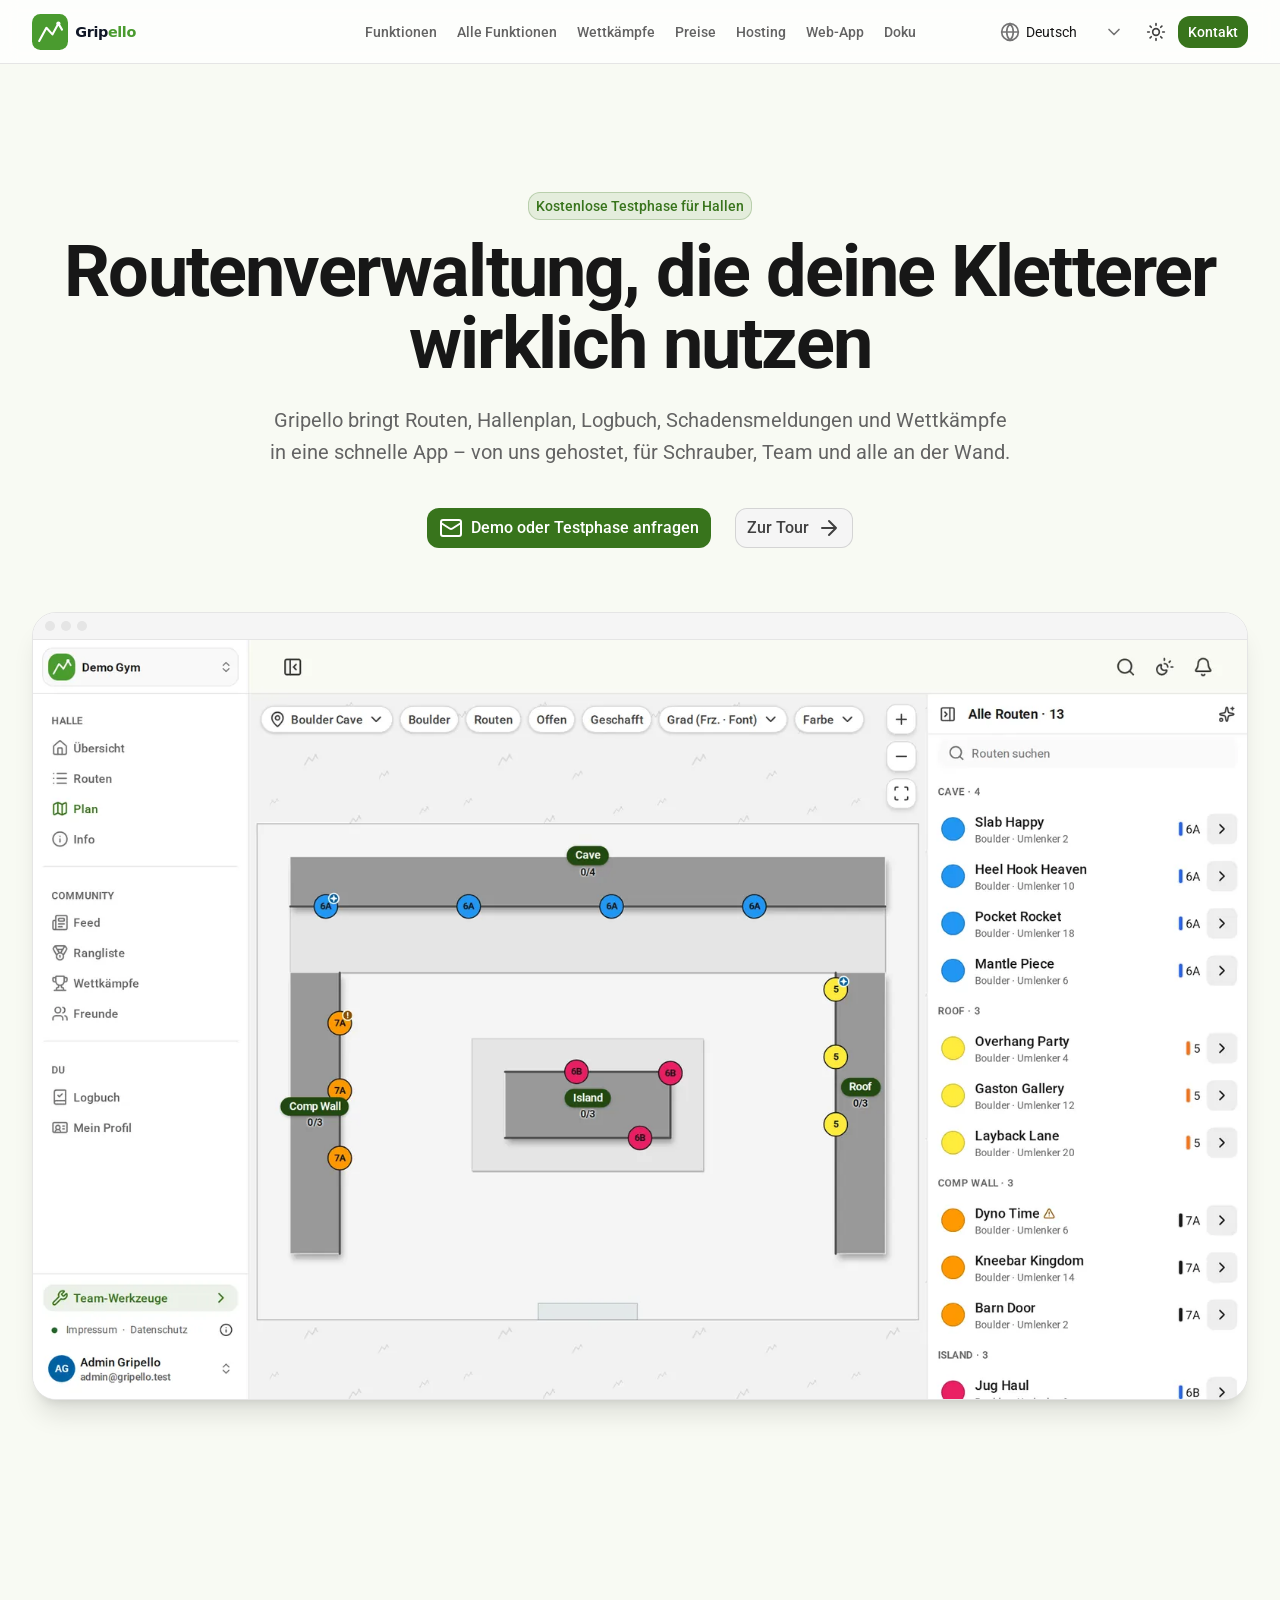
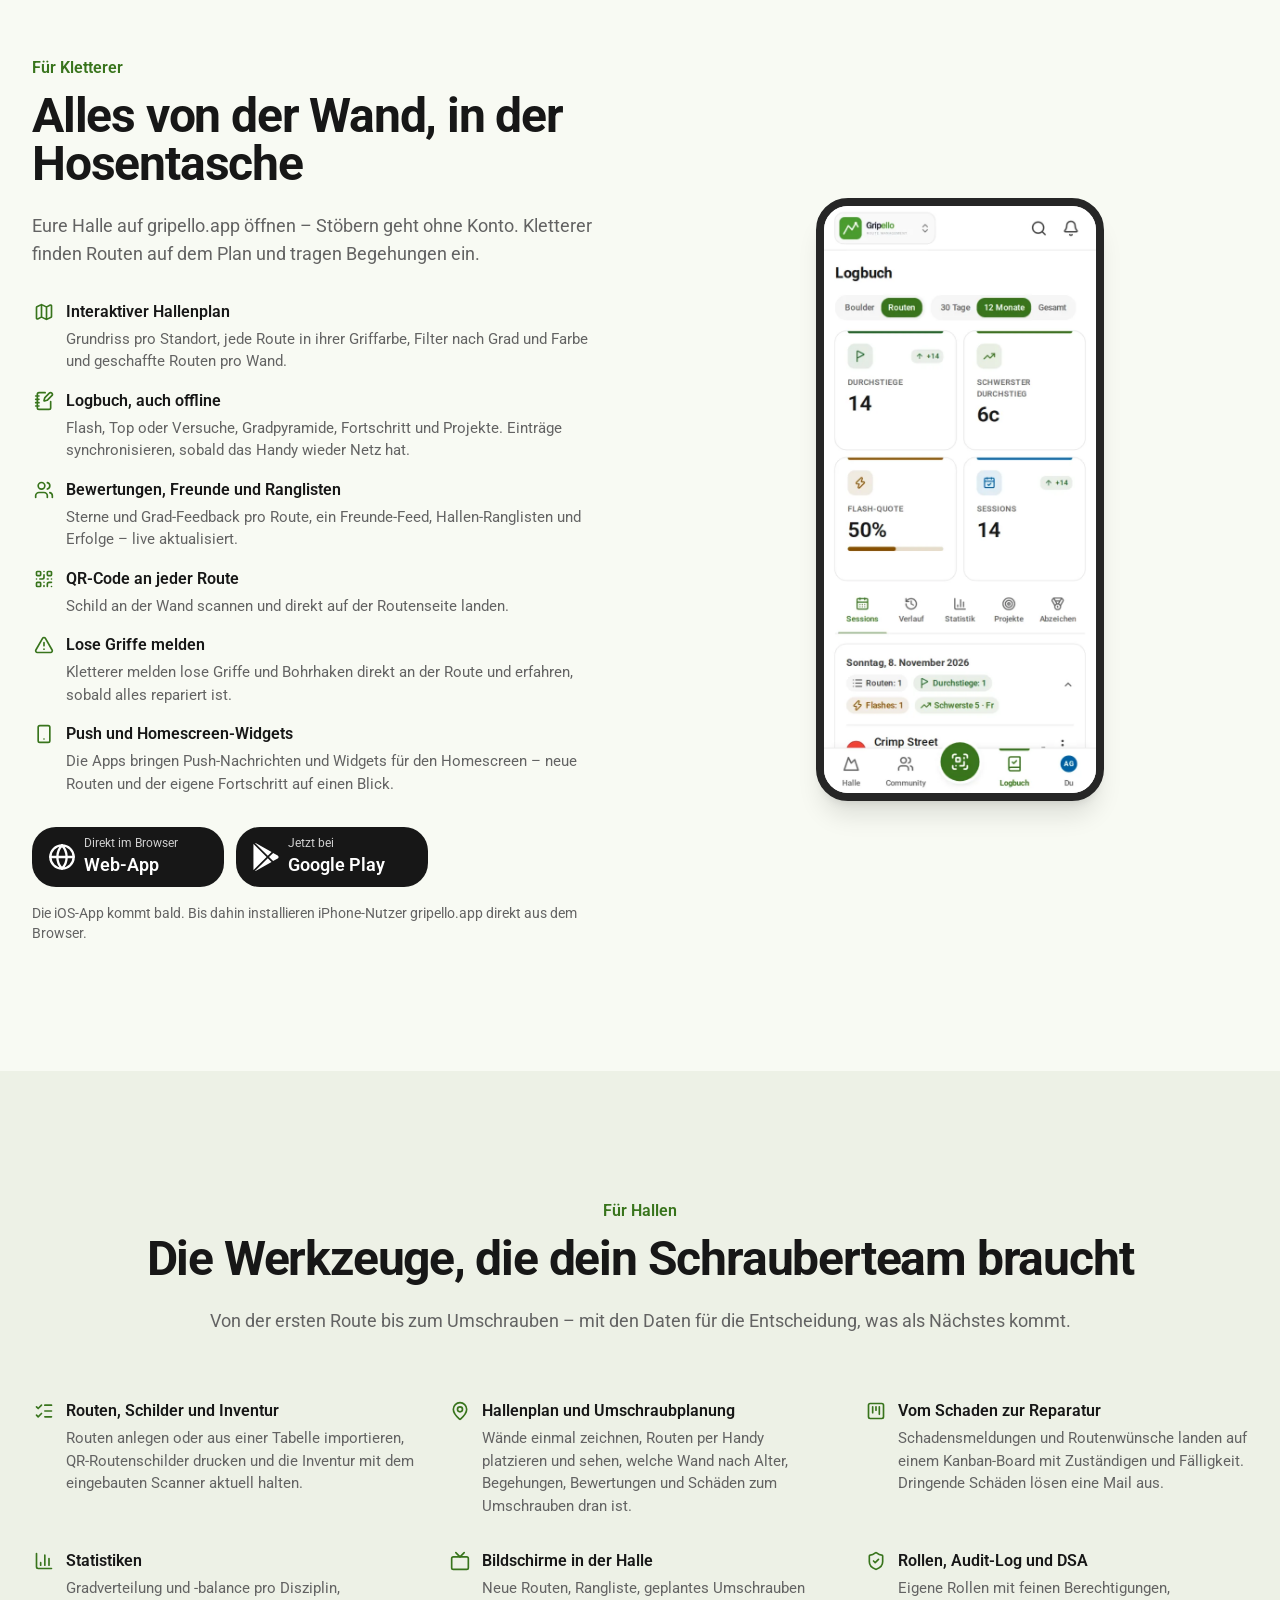
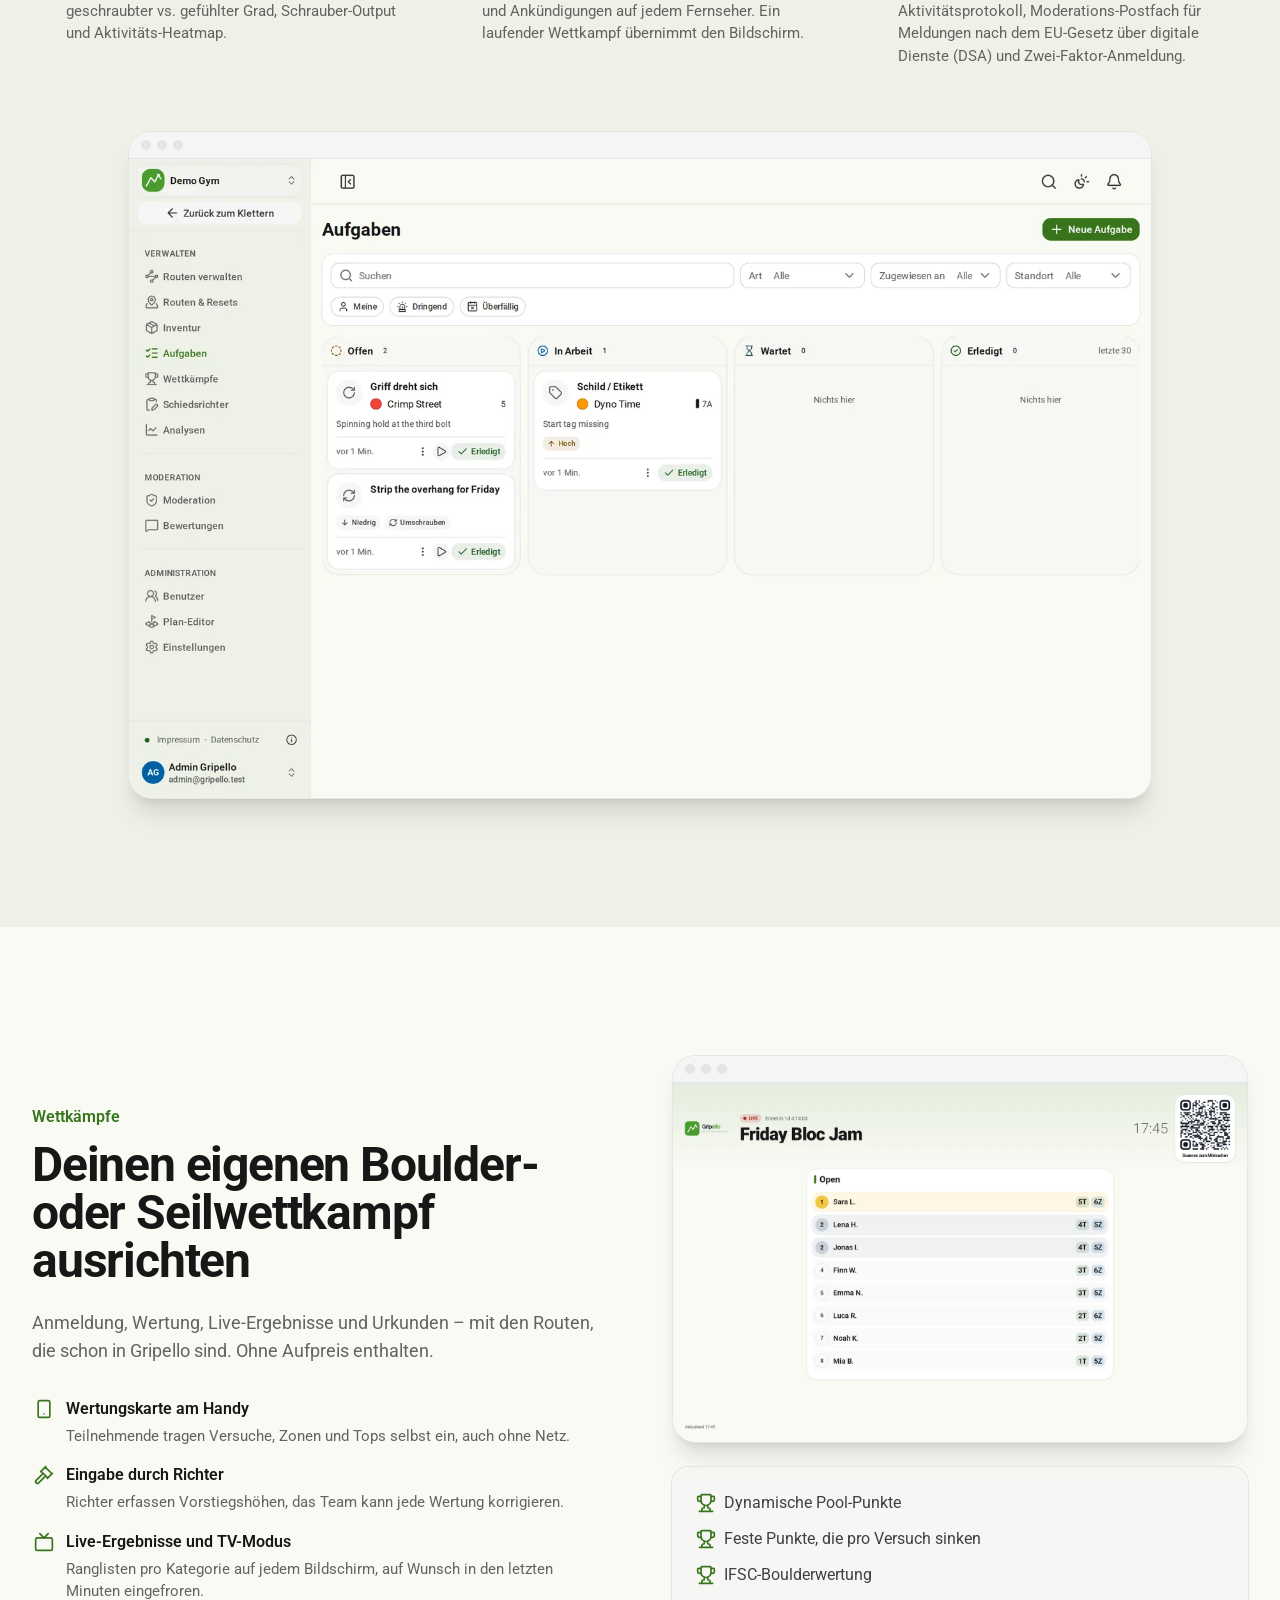
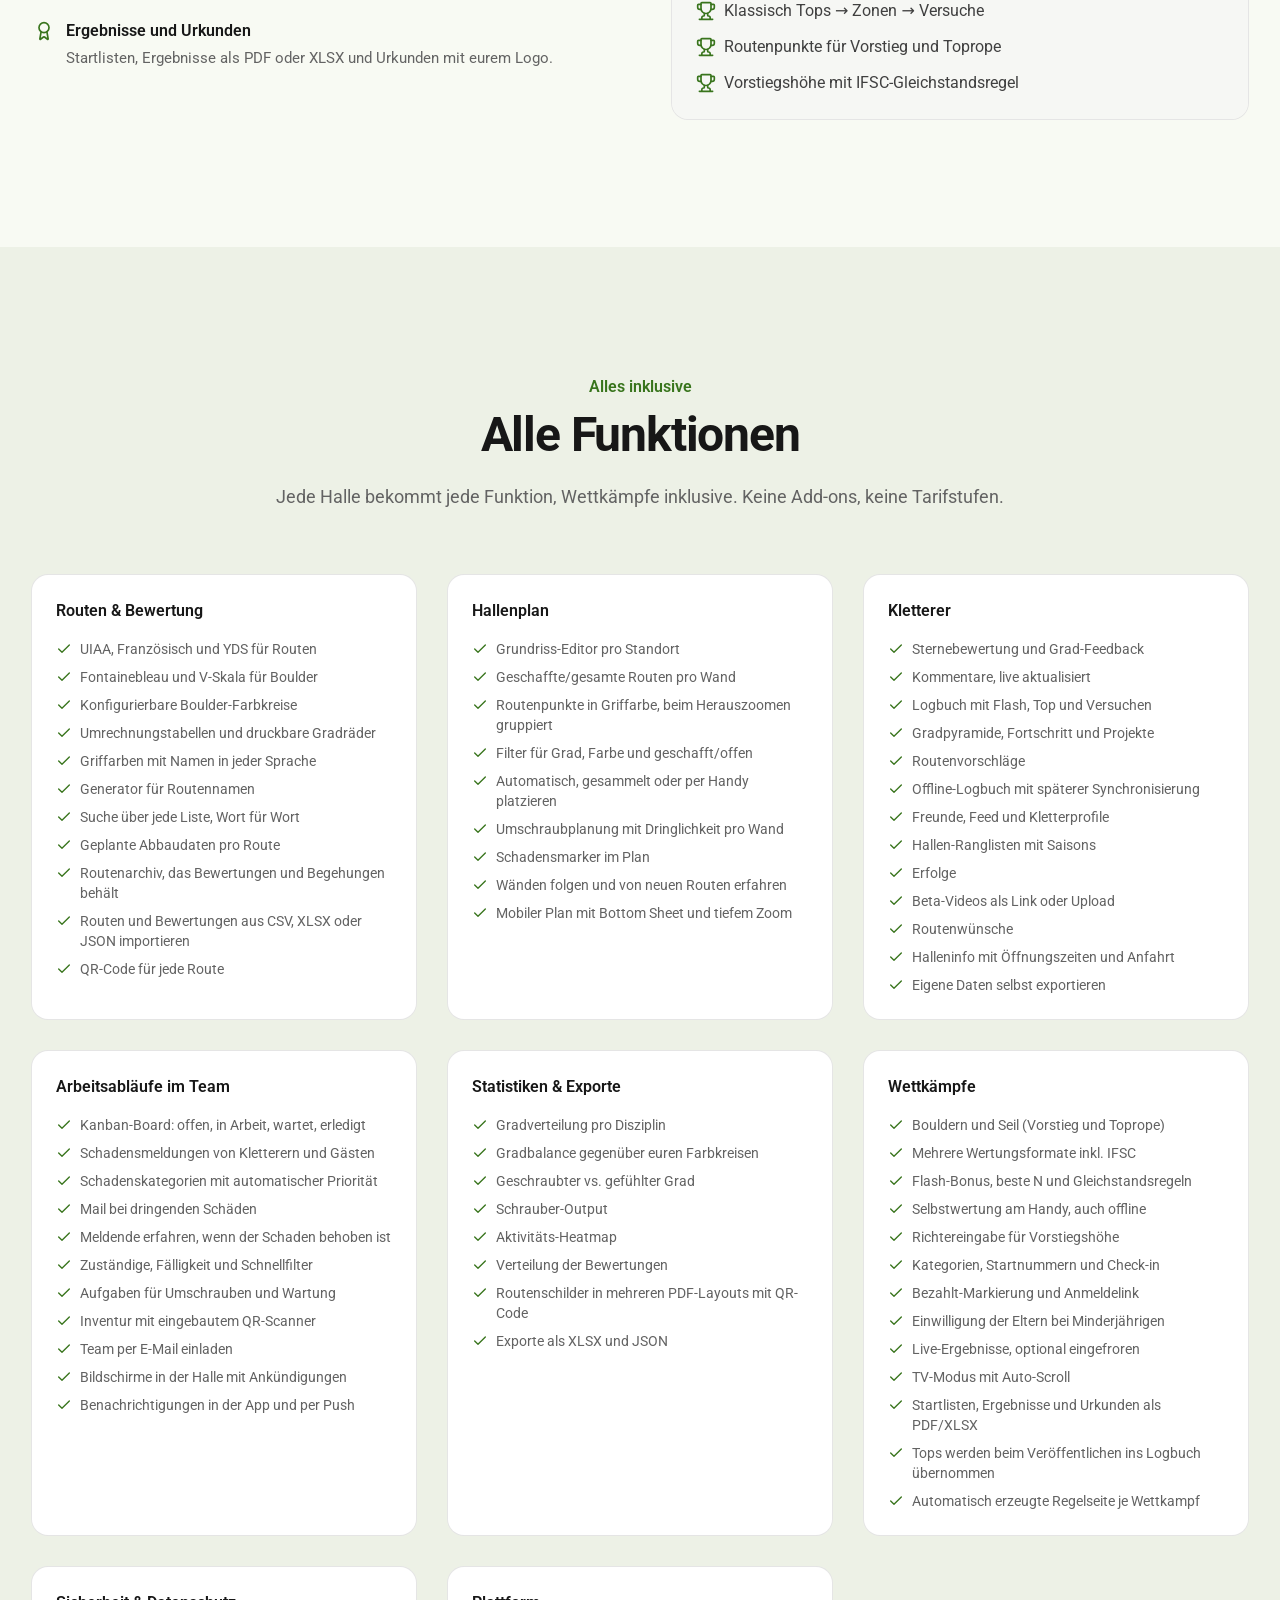
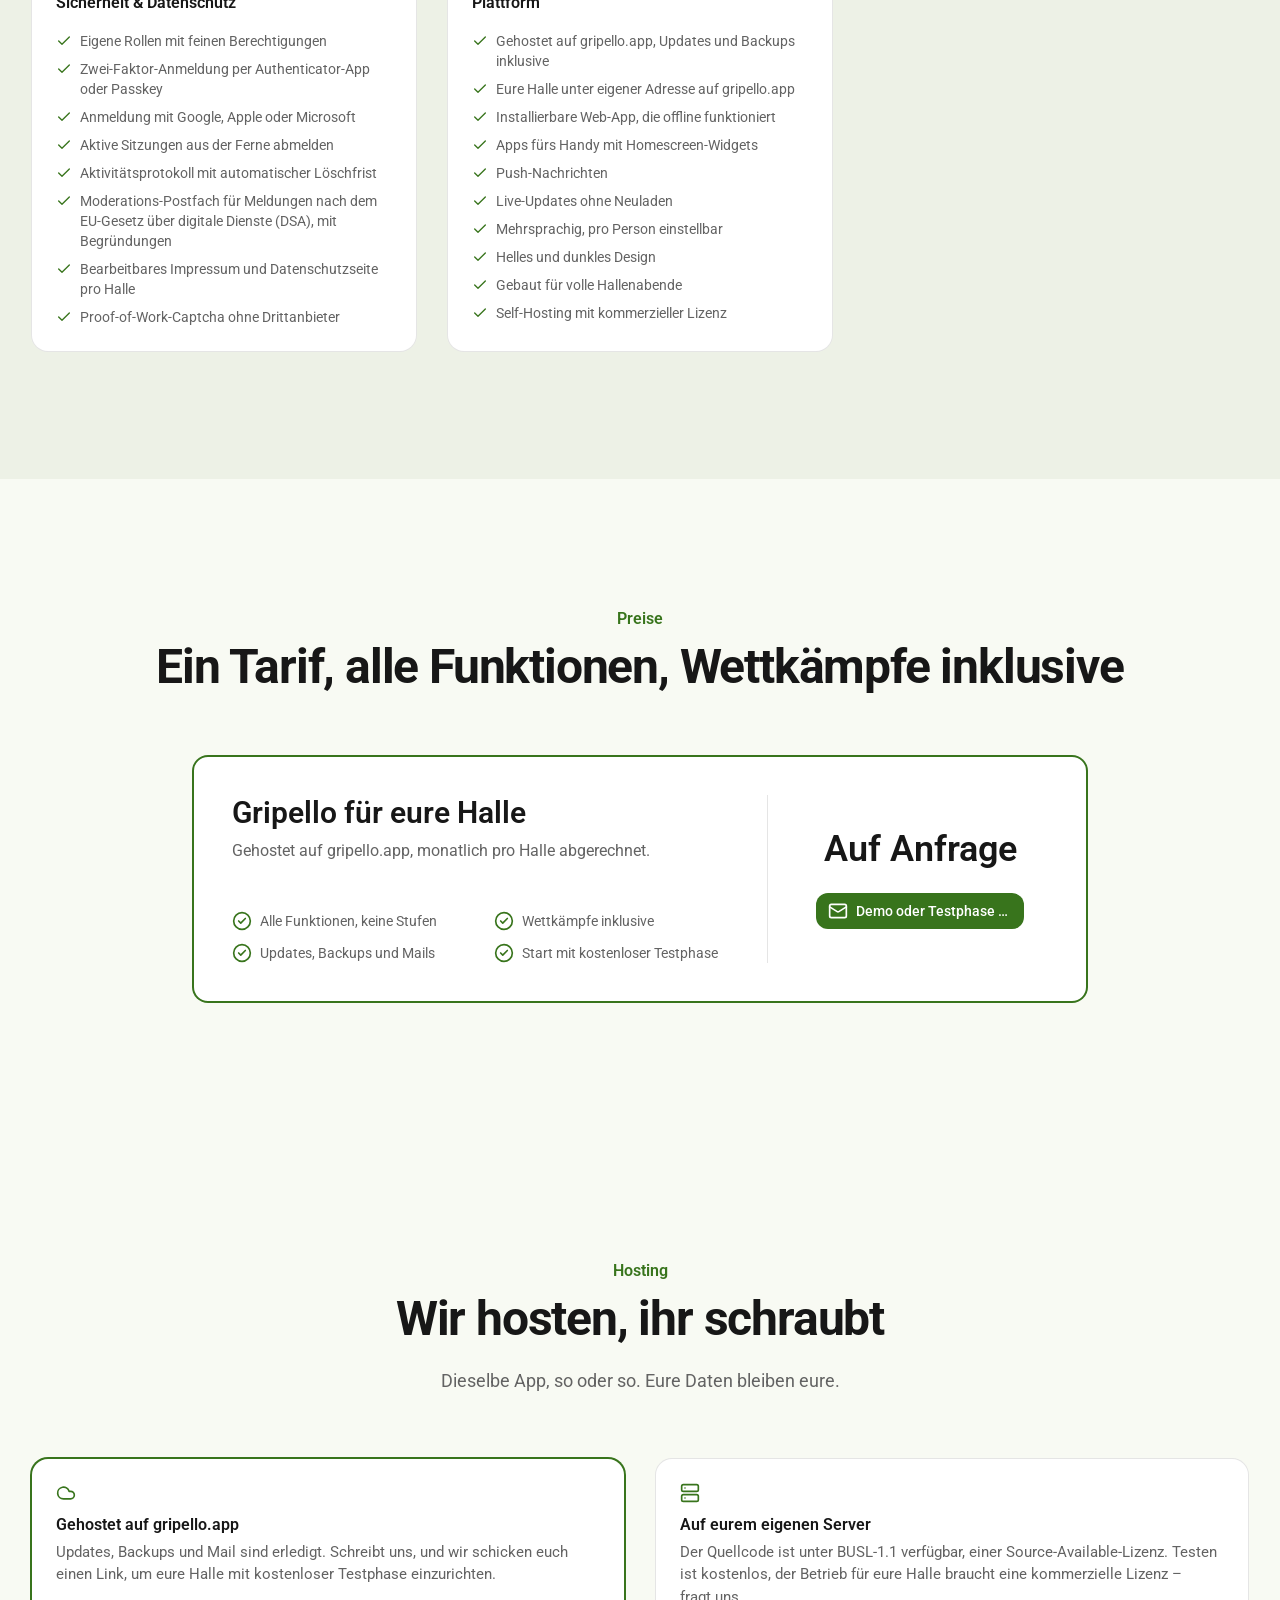
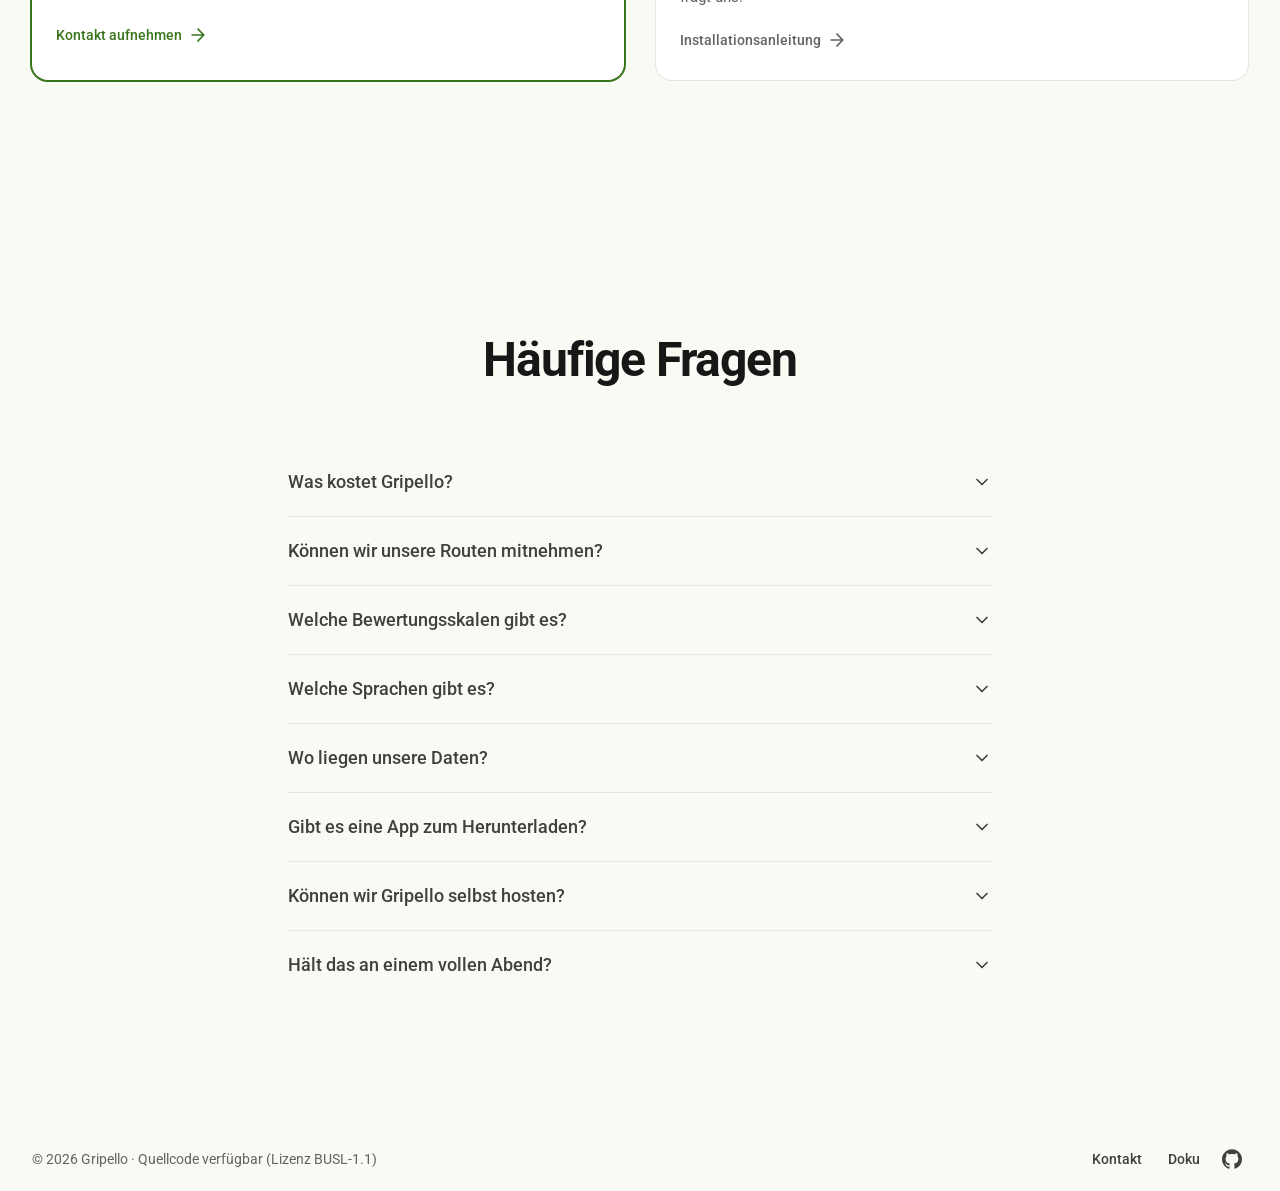
<file: de/index.html>
<!DOCTYPE html><html  lang="de-DE"><head><meta charset="utf-8"><meta name="viewport" content="width=device-width, initial-scale=1"><title>Gripello – Routenverwaltung für Kletterhallen</title><script type="importmap">{"imports":{"#entry":"/_nuxt/BlvbBuiV.js"}}</script><style id="nuxt-ui-colors">@layer theme {
  :root, :host {
  --ui-color-primary-50: var(--color-green-50, oklch(98.2% 0.018 155.826));
  --ui-color-primary-100: var(--color-green-100, oklch(96.2% 0.044 156.743));
  --ui-color-primary-200: var(--color-green-200, oklch(92.5% 0.084 155.995));
  --ui-color-primary-300: var(--color-green-300, oklch(87.1% 0.15 154.449));
  --ui-color-primary-400: var(--color-green-400, oklch(79.2% 0.209 151.711));
  --ui-color-primary-500: var(--color-green-500, oklch(72.3% 0.219 149.579));
  --ui-color-primary-600: var(--color-green-600, oklch(62.7% 0.194 149.214));
  --ui-color-primary-700: var(--color-green-700, oklch(52.7% 0.154 150.069));
  --ui-color-primary-800: var(--color-green-800, oklch(44.8% 0.119 151.328));
  --ui-color-primary-900: var(--color-green-900, oklch(39.3% 0.095 152.535));
  --ui-color-primary-950: var(--color-green-950, oklch(26.6% 0.065 152.934));
  --ui-color-secondary-50: var(--color-teal-50, oklch(98.4% 0.014 180.72));
  --ui-color-secondary-100: var(--color-teal-100, oklch(95.3% 0.051 180.801));
  --ui-color-secondary-200: var(--color-teal-200, oklch(91% 0.096 180.426));
  --ui-color-secondary-300: var(--color-teal-300, oklch(85.5% 0.138 181.071));
  --ui-color-secondary-400: var(--color-teal-400, oklch(77.7% 0.152 181.912));
  --ui-color-secondary-500: var(--color-teal-500, oklch(70.4% 0.14 182.503));
  --ui-color-secondary-600: var(--color-teal-600, oklch(60% 0.118 184.704));
  --ui-color-secondary-700: var(--color-teal-700, oklch(51.1% 0.096 186.391));
  --ui-color-secondary-800: var(--color-teal-800, oklch(43.7% 0.078 188.216));
  --ui-color-secondary-900: var(--color-teal-900, oklch(38.6% 0.063 188.416));
  --ui-color-secondary-950: var(--color-teal-950, oklch(27.7% 0.046 192.524));
  --ui-color-success-50: var(--color-green-50, oklch(98.2% 0.018 155.826));
  --ui-color-success-100: var(--color-green-100, oklch(96.2% 0.044 156.743));
  --ui-color-success-200: var(--color-green-200, oklch(92.5% 0.084 155.995));
  --ui-color-success-300: var(--color-green-300, oklch(87.1% 0.15 154.449));
  --ui-color-success-400: var(--color-green-400, oklch(79.2% 0.209 151.711));
  --ui-color-success-500: var(--color-green-500, oklch(72.3% 0.219 149.579));
  --ui-color-success-600: var(--color-green-600, oklch(62.7% 0.194 149.214));
  --ui-color-success-700: var(--color-green-700, oklch(52.7% 0.154 150.069));
  --ui-color-success-800: var(--color-green-800, oklch(44.8% 0.119 151.328));
  --ui-color-success-900: var(--color-green-900, oklch(39.3% 0.095 152.535));
  --ui-color-success-950: var(--color-green-950, oklch(26.6% 0.065 152.934));
  --ui-color-info-50: var(--color-blue-50, oklch(97% 0.014 254.604));
  --ui-color-info-100: var(--color-blue-100, oklch(93.2% 0.032 255.585));
  --ui-color-info-200: var(--color-blue-200, oklch(88.2% 0.059 254.128));
  --ui-color-info-300: var(--color-blue-300, oklch(80.9% 0.105 251.813));
  --ui-color-info-400: var(--color-blue-400, oklch(70.7% 0.165 254.624));
  --ui-color-info-500: var(--color-blue-500, oklch(62.3% 0.214 259.815));
  --ui-color-info-600: var(--color-blue-600, oklch(54.6% 0.245 262.881));
  --ui-color-info-700: var(--color-blue-700, oklch(48.8% 0.243 264.376));
  --ui-color-info-800: var(--color-blue-800, oklch(42.4% 0.199 265.638));
  --ui-color-info-900: var(--color-blue-900, oklch(37.9% 0.146 265.522));
  --ui-color-info-950: var(--color-blue-950, oklch(28.2% 0.091 267.935));
  --ui-color-warning-50: var(--color-yellow-50, oklch(98.7% 0.026 102.212));
  --ui-color-warning-100: var(--color-yellow-100, oklch(97.3% 0.071 103.193));
  --ui-color-warning-200: var(--color-yellow-200, oklch(94.5% 0.129 101.54));
  --ui-color-warning-300: var(--color-yellow-300, oklch(90.5% 0.182 98.111));
  --ui-color-warning-400: var(--color-yellow-400, oklch(85.2% 0.199 91.936));
  --ui-color-warning-500: var(--color-yellow-500, oklch(79.5% 0.184 86.047));
  --ui-color-warning-600: var(--color-yellow-600, oklch(68.1% 0.162 75.834));
  --ui-color-warning-700: var(--color-yellow-700, oklch(55.4% 0.135 66.442));
  --ui-color-warning-800: var(--color-yellow-800, oklch(47.6% 0.114 61.907));
  --ui-color-warning-900: var(--color-yellow-900, oklch(42.1% 0.095 57.708));
  --ui-color-warning-950: var(--color-yellow-950, oklch(28.6% 0.066 53.813));
  --ui-color-error-50: var(--color-red-50, oklch(97.1% 0.013 17.38));
  --ui-color-error-100: var(--color-red-100, oklch(93.6% 0.032 17.717));
  --ui-color-error-200: var(--color-red-200, oklch(88.5% 0.062 18.334));
  --ui-color-error-300: var(--color-red-300, oklch(80.8% 0.114 19.571));
  --ui-color-error-400: var(--color-red-400, oklch(70.4% 0.191 22.216));
  --ui-color-error-500: var(--color-red-500, oklch(63.7% 0.237 25.331));
  --ui-color-error-600: var(--color-red-600, oklch(57.7% 0.245 27.325));
  --ui-color-error-700: var(--color-red-700, oklch(50.5% 0.213 27.518));
  --ui-color-error-800: var(--color-red-800, oklch(44.4% 0.177 26.899));
  --ui-color-error-900: var(--color-red-900, oklch(39.6% 0.141 25.723));
  --ui-color-error-950: var(--color-red-950, oklch(25.8% 0.092 26.042));
  --ui-color-neutral-50: var(--color-old-neutral-50, oklch(98.5% 0 none));
  --ui-color-neutral-100: var(--color-old-neutral-100, oklch(97% 0 none));
  --ui-color-neutral-200: var(--color-old-neutral-200, oklch(92.2% 0 none));
  --ui-color-neutral-300: var(--color-old-neutral-300, oklch(87% 0 none));
  --ui-color-neutral-400: var(--color-old-neutral-400, oklch(70.8% 0 none));
  --ui-color-neutral-500: var(--color-old-neutral-500, oklch(55.6% 0 none));
  --ui-color-neutral-600: var(--color-old-neutral-600, oklch(43.9% 0 none));
  --ui-color-neutral-700: var(--color-old-neutral-700, oklch(37.1% 0 none));
  --ui-color-neutral-800: var(--color-old-neutral-800, oklch(26.9% 0 none));
  --ui-color-neutral-900: var(--color-old-neutral-900, oklch(20.5% 0 none));
  --ui-color-neutral-950: var(--color-old-neutral-950, oklch(14.5% 0 none));
  }
  :root, :host, .light {
  --ui-primary: var(--ui-color-primary-500);
  --ui-secondary: var(--ui-color-secondary-500);
  --ui-success: var(--ui-color-success-500);
  --ui-info: var(--ui-color-info-500);
  --ui-warning: var(--ui-color-warning-500);
  --ui-error: var(--ui-color-error-500);
  }
  .dark {
  --ui-primary: var(--ui-color-primary-400);
  --ui-secondary: var(--ui-color-secondary-400);
  --ui-success: var(--ui-color-success-400);
  --ui-info: var(--ui-color-info-400);
  --ui-warning: var(--ui-color-warning-400);
  --ui-error: var(--ui-color-error-400);
  }
}</style><link rel="stylesheet" href="/_nuxt/entry.C8Zwsdgz.css" crossorigin><style>@layer base {:where(.i-lucide\:arrow-right){display:inline-block;width:1em;height:1em;background-color:currentColor;-webkit-mask-image:var(--svg);mask-image:var(--svg);-webkit-mask-repeat:no-repeat;mask-repeat:no-repeat;-webkit-mask-size:100% 100%;mask-size:100% 100%;--svg:url("data:image/svg+xml,%3Csvg xmlns='http://www.w3.org/2000/svg' viewBox='0 0 24 24' width='24' height='24'%3E%3Cpath fill='none' stroke='black' stroke-linecap='round' stroke-linejoin='round' stroke-width='2' d='M5 12h14m-7-7l7 7l-7 7'/%3E%3C/svg%3E")}:where(.i-lucide\:award){display:inline-block;width:1em;height:1em;background-color:currentColor;-webkit-mask-image:var(--svg);mask-image:var(--svg);-webkit-mask-repeat:no-repeat;mask-repeat:no-repeat;-webkit-mask-size:100% 100%;mask-size:100% 100%;--svg:url("data:image/svg+xml,%3Csvg xmlns='http://www.w3.org/2000/svg' viewBox='0 0 24 24' width='24' height='24'%3E%3Cg fill='none' stroke='black' stroke-linecap='round' stroke-linejoin='round' stroke-width='2'%3E%3Cpath d='m15.477 12.89l1.515 8.526a.5.5 0 0 1-.81.47l-3.58-2.687a1 1 0 0 0-1.197 0l-3.586 2.686a.5.5 0 0 1-.81-.469l1.514-8.526'/%3E%3Ccircle cx='12' cy='8' r='6'/%3E%3C/g%3E%3C/svg%3E")}:where(.i-lucide\:chart-column){display:inline-block;width:1em;height:1em;background-color:currentColor;-webkit-mask-image:var(--svg);mask-image:var(--svg);-webkit-mask-repeat:no-repeat;mask-repeat:no-repeat;-webkit-mask-size:100% 100%;mask-size:100% 100%;--svg:url("data:image/svg+xml,%3Csvg xmlns='http://www.w3.org/2000/svg' viewBox='0 0 24 24' width='24' height='24'%3E%3Cpath fill='none' stroke='black' stroke-linecap='round' stroke-linejoin='round' stroke-width='2' d='M3 3v16a2 2 0 0 0 2 2h16m-3-4V9m-5 8V5M8 17v-3'/%3E%3C/svg%3E")}:where(.i-lucide\:check){display:inline-block;width:1em;height:1em;background-color:currentColor;-webkit-mask-image:var(--svg);mask-image:var(--svg);-webkit-mask-repeat:no-repeat;mask-repeat:no-repeat;-webkit-mask-size:100% 100%;mask-size:100% 100%;--svg:url("data:image/svg+xml,%3Csvg xmlns='http://www.w3.org/2000/svg' viewBox='0 0 24 24' width='24' height='24'%3E%3Cpath fill='none' stroke='black' stroke-linecap='round' stroke-linejoin='round' stroke-width='2' d='M20 6L9 17l-5-5'/%3E%3C/svg%3E")}:where(.i-lucide\:chevron-down){display:inline-block;width:1em;height:1em;background-color:currentColor;-webkit-mask-image:var(--svg);mask-image:var(--svg);-webkit-mask-repeat:no-repeat;mask-repeat:no-repeat;-webkit-mask-size:100% 100%;mask-size:100% 100%;--svg:url("data:image/svg+xml,%3Csvg xmlns='http://www.w3.org/2000/svg' viewBox='0 0 24 24' width='24' height='24'%3E%3Cpath fill='none' stroke='black' stroke-linecap='round' stroke-linejoin='round' stroke-width='2' d='m6 9l6 6l6-6'/%3E%3C/svg%3E")}:where(.i-lucide\:circle-check){display:inline-block;width:1em;height:1em;background-color:currentColor;-webkit-mask-image:var(--svg);mask-image:var(--svg);-webkit-mask-repeat:no-repeat;mask-repeat:no-repeat;-webkit-mask-size:100% 100%;mask-size:100% 100%;--svg:url("data:image/svg+xml,%3Csvg xmlns='http://www.w3.org/2000/svg' viewBox='0 0 24 24' width='24' height='24'%3E%3Cg fill='none' stroke='black' stroke-linecap='round' stroke-linejoin='round' stroke-width='2'%3E%3Ccircle cx='12' cy='12' r='10'/%3E%3Cpath d='m16 9l-5.5 5.5L8 12'/%3E%3C/g%3E%3C/svg%3E")}:where(.i-lucide\:cloud){display:inline-block;width:1em;height:1em;background-color:currentColor;-webkit-mask-image:var(--svg);mask-image:var(--svg);-webkit-mask-repeat:no-repeat;mask-repeat:no-repeat;-webkit-mask-size:100% 100%;mask-size:100% 100%;--svg:url("data:image/svg+xml,%3Csvg xmlns='http://www.w3.org/2000/svg' viewBox='0 0 24 24' width='24' height='24'%3E%3Cpath fill='none' stroke='black' stroke-linecap='round' stroke-linejoin='round' stroke-width='2' d='M17.5 19H9a7 7 0 1 1 6.71-9h1.79a4.5 4.5 0 1 1 0 9'/%3E%3C/svg%3E")}:where(.i-lucide\:gavel){display:inline-block;width:1em;height:1em;background-color:currentColor;-webkit-mask-image:var(--svg);mask-image:var(--svg);-webkit-mask-repeat:no-repeat;mask-repeat:no-repeat;-webkit-mask-size:100% 100%;mask-size:100% 100%;--svg:url("data:image/svg+xml,%3Csvg xmlns='http://www.w3.org/2000/svg' viewBox='0 0 24 24' width='24' height='24'%3E%3Cpath fill='none' stroke='black' stroke-linecap='round' stroke-linejoin='round' stroke-width='2' d='m14 13l-8.381 8.38a1 1 0 0 1-3.001-3l8.384-8.381M16 16l6-6m-.5.5l-8-8M8 8l6-6M8.5 7.5l8 8'/%3E%3C/svg%3E")}:where(.i-lucide\:globe){display:inline-block;width:1em;height:1em;background-color:currentColor;-webkit-mask-image:var(--svg);mask-image:var(--svg);-webkit-mask-repeat:no-repeat;mask-repeat:no-repeat;-webkit-mask-size:100% 100%;mask-size:100% 100%;--svg:url("data:image/svg+xml,%3Csvg xmlns='http://www.w3.org/2000/svg' viewBox='0 0 24 24' width='24' height='24'%3E%3Cg fill='none' stroke='black' stroke-linecap='round' stroke-linejoin='round' stroke-width='2'%3E%3Ccircle cx='12' cy='12' r='10'/%3E%3Cpath d='M12 2a14.5 14.5 0 0 0 0 20a14.5 14.5 0 0 0 0-20M2 12h20'/%3E%3C/g%3E%3C/svg%3E")}:where(.i-lucide\:list-checks){display:inline-block;width:1em;height:1em;background-color:currentColor;-webkit-mask-image:var(--svg);mask-image:var(--svg);-webkit-mask-repeat:no-repeat;mask-repeat:no-repeat;-webkit-mask-size:100% 100%;mask-size:100% 100%;--svg:url("data:image/svg+xml,%3Csvg xmlns='http://www.w3.org/2000/svg' viewBox='0 0 24 24' width='24' height='24'%3E%3Cpath fill='none' stroke='black' stroke-linecap='round' stroke-linejoin='round' stroke-width='2' d='M13 5h8m-8 7h8m-8 7h8M3 17l2 2l4-4M3 7l2 2l4-4'/%3E%3C/svg%3E")}:where(.i-lucide\:mail){display:inline-block;width:1em;height:1em;background-color:currentColor;-webkit-mask-image:var(--svg);mask-image:var(--svg);-webkit-mask-repeat:no-repeat;mask-repeat:no-repeat;-webkit-mask-size:100% 100%;mask-size:100% 100%;--svg:url("data:image/svg+xml,%3Csvg xmlns='http://www.w3.org/2000/svg' viewBox='0 0 24 24' width='24' height='24'%3E%3Cg fill='none' stroke='black' stroke-linecap='round' stroke-linejoin='round' stroke-width='2'%3E%3Cpath d='m22 7l-8.991 5.727a2 2 0 0 1-2.009 0L2 7'/%3E%3Crect width='20' height='16' x='2' y='4' rx='2'/%3E%3C/g%3E%3C/svg%3E")}:where(.i-lucide\:map){display:inline-block;width:1em;height:1em;background-color:currentColor;-webkit-mask-image:var(--svg);mask-image:var(--svg);-webkit-mask-repeat:no-repeat;mask-repeat:no-repeat;-webkit-mask-size:100% 100%;mask-size:100% 100%;--svg:url("data:image/svg+xml,%3Csvg xmlns='http://www.w3.org/2000/svg' viewBox='0 0 24 24' width='24' height='24'%3E%3Cpath fill='none' stroke='black' stroke-linecap='round' stroke-linejoin='round' stroke-width='2' d='M14.106 5.553a2 2 0 0 0 1.788 0l3.659-1.83A1 1 0 0 1 21 4.619v12.764a1 1 0 0 1-.553.894l-4.553 2.277a2 2 0 0 1-1.788 0l-4.212-2.106a2 2 0 0 0-1.788 0l-3.659 1.83A1 1 0 0 1 3 19.381V6.618a1 1 0 0 1 .553-.894l4.553-2.277a2 2 0 0 1 1.788 0zm.894.211v15M9 3.236v15'/%3E%3C/svg%3E")}:where(.i-lucide\:map-pin){display:inline-block;width:1em;height:1em;background-color:currentColor;-webkit-mask-image:var(--svg);mask-image:var(--svg);-webkit-mask-repeat:no-repeat;mask-repeat:no-repeat;-webkit-mask-size:100% 100%;mask-size:100% 100%;--svg:url("data:image/svg+xml,%3Csvg xmlns='http://www.w3.org/2000/svg' viewBox='0 0 24 24' width='24' height='24'%3E%3Cg fill='none' stroke='black' stroke-linecap='round' stroke-linejoin='round' stroke-width='2'%3E%3Cpath d='M20 10c0 4.993-5.539 10.193-7.399 11.799a1 1 0 0 1-1.202 0C9.539 20.193 4 14.993 4 10a8 8 0 0 1 16 0'/%3E%3Ccircle cx='12' cy='10' r='3'/%3E%3C/g%3E%3C/svg%3E")}:where(.i-lucide\:menu){display:inline-block;width:1em;height:1em;background-color:currentColor;-webkit-mask-image:var(--svg);mask-image:var(--svg);-webkit-mask-repeat:no-repeat;mask-repeat:no-repeat;-webkit-mask-size:100% 100%;mask-size:100% 100%;--svg:url("data:image/svg+xml,%3Csvg xmlns='http://www.w3.org/2000/svg' viewBox='0 0 24 24' width='24' height='24'%3E%3Cpath fill='none' stroke='black' stroke-linecap='round' stroke-linejoin='round' stroke-width='2' d='M4 5h16M4 12h16M4 19h16'/%3E%3C/svg%3E")}:where(.i-lucide\:moon){display:inline-block;width:1em;height:1em;background-color:currentColor;-webkit-mask-image:var(--svg);mask-image:var(--svg);-webkit-mask-repeat:no-repeat;mask-repeat:no-repeat;-webkit-mask-size:100% 100%;mask-size:100% 100%;--svg:url("data:image/svg+xml,%3Csvg xmlns='http://www.w3.org/2000/svg' viewBox='0 0 24 24' width='24' height='24'%3E%3Cpath fill='none' stroke='black' stroke-linecap='round' stroke-linejoin='round' stroke-width='2' d='M20.985 12.486a9 9 0 1 1-9.473-9.472c.405-.022.617.46.402.803a6 6 0 0 0 8.268 8.268c.344-.215.825-.004.803.401'/%3E%3C/svg%3E")}:where(.i-lucide\:notebook-pen){display:inline-block;width:1em;height:1em;background-color:currentColor;-webkit-mask-image:var(--svg);mask-image:var(--svg);-webkit-mask-repeat:no-repeat;mask-repeat:no-repeat;-webkit-mask-size:100% 100%;mask-size:100% 100%;--svg:url("data:image/svg+xml,%3Csvg xmlns='http://www.w3.org/2000/svg' viewBox='0 0 24 24' width='24' height='24'%3E%3Cg fill='none' stroke='black' stroke-linecap='round' stroke-linejoin='round' stroke-width='2'%3E%3Cpath d='M13.4 2H6a2 2 0 0 0-2 2v16a2 2 0 0 0 2 2h12a2 2 0 0 0 2-2v-7.4M2 6h4m-4 4h4m-4 4h4m-4 4h4'/%3E%3Cpath d='M21.378 5.626a1 1 0 1 0-3.004-3.004l-5.01 5.012a2 2 0 0 0-.506.854l-.837 2.87a.5.5 0 0 0 .62.62l2.87-.837a2 2 0 0 0 .854-.506z'/%3E%3C/g%3E%3C/svg%3E")}:where(.i-lucide\:qr-code){display:inline-block;width:1em;height:1em;background-color:currentColor;-webkit-mask-image:var(--svg);mask-image:var(--svg);-webkit-mask-repeat:no-repeat;mask-repeat:no-repeat;-webkit-mask-size:100% 100%;mask-size:100% 100%;--svg:url("data:image/svg+xml,%3Csvg xmlns='http://www.w3.org/2000/svg' viewBox='0 0 24 24' width='24' height='24'%3E%3Cg fill='none' stroke='black' stroke-linecap='round' stroke-linejoin='round' stroke-width='2'%3E%3Crect width='5' height='5' x='3' y='3' rx='1'/%3E%3Crect width='5' height='5' x='16' y='3' rx='1'/%3E%3Crect width='5' height='5' x='3' y='16' rx='1'/%3E%3Cpath d='M21 16h-3a2 2 0 0 0-2 2v3m5 0v.01M12 7v3a2 2 0 0 1-2 2H7m-4 0h.01M12 3h.01M12 16v.01M16 12h1m4 0v.01M12 21v-1'/%3E%3C/g%3E%3C/svg%3E")}:where(.i-lucide\:server){display:inline-block;width:1em;height:1em;background-color:currentColor;-webkit-mask-image:var(--svg);mask-image:var(--svg);-webkit-mask-repeat:no-repeat;mask-repeat:no-repeat;-webkit-mask-size:100% 100%;mask-size:100% 100%;--svg:url("data:image/svg+xml,%3Csvg xmlns='http://www.w3.org/2000/svg' viewBox='0 0 24 24' width='24' height='24'%3E%3Cg fill='none' stroke='black' stroke-linecap='round' stroke-linejoin='round' stroke-width='2'%3E%3Crect width='20' height='8' x='2' y='2' rx='2' ry='2'/%3E%3Crect width='20' height='8' x='2' y='14' rx='2' ry='2'/%3E%3Cpath d='M6 6h.01M6 18h.01'/%3E%3C/g%3E%3C/svg%3E")}:where(.i-lucide\:shield-check){display:inline-block;width:1em;height:1em;background-color:currentColor;-webkit-mask-image:var(--svg);mask-image:var(--svg);-webkit-mask-repeat:no-repeat;mask-repeat:no-repeat;-webkit-mask-size:100% 100%;mask-size:100% 100%;--svg:url("data:image/svg+xml,%3Csvg xmlns='http://www.w3.org/2000/svg' viewBox='0 0 24 24' width='24' height='24'%3E%3Cg fill='none' stroke='black' stroke-linecap='round' stroke-linejoin='round' stroke-width='2'%3E%3Cpath d='M20 13c0 5-3.5 7.5-7.66 8.95a1 1 0 0 1-.67-.01C7.5 20.5 4 18 4 13V6a1 1 0 0 1 1-1c2 0 4.5-1.2 6.24-2.72a1.17 1.17 0 0 1 1.52 0C14.51 3.81 17 5 19 5a1 1 0 0 1 1 1z'/%3E%3Cpath d='m9 12l2 2l4-4'/%3E%3C/g%3E%3C/svg%3E")}:where(.i-lucide\:smartphone){display:inline-block;width:1em;height:1em;background-color:currentColor;-webkit-mask-image:var(--svg);mask-image:var(--svg);-webkit-mask-repeat:no-repeat;mask-repeat:no-repeat;-webkit-mask-size:100% 100%;mask-size:100% 100%;--svg:url("data:image/svg+xml,%3Csvg xmlns='http://www.w3.org/2000/svg' viewBox='0 0 24 24' width='24' height='24'%3E%3Cg fill='none' stroke='black' stroke-linecap='round' stroke-linejoin='round' stroke-width='2'%3E%3Crect width='14' height='20' x='5' y='2' rx='2' ry='2'/%3E%3Cpath d='M12 18h.01'/%3E%3C/g%3E%3C/svg%3E")}:where(.i-lucide\:square-kanban){display:inline-block;width:1em;height:1em;background-color:currentColor;-webkit-mask-image:var(--svg);mask-image:var(--svg);-webkit-mask-repeat:no-repeat;mask-repeat:no-repeat;-webkit-mask-size:100% 100%;mask-size:100% 100%;--svg:url("data:image/svg+xml,%3Csvg xmlns='http://www.w3.org/2000/svg' viewBox='0 0 24 24' width='24' height='24'%3E%3Cg fill='none' stroke='black' stroke-linecap='round' stroke-linejoin='round' stroke-width='2'%3E%3Crect width='18' height='18' x='3' y='3' rx='2'/%3E%3Cpath d='M8 7v7m4-7v4m4-4v9'/%3E%3C/g%3E%3C/svg%3E")}:where(.i-lucide\:sun){display:inline-block;width:1em;height:1em;background-color:currentColor;-webkit-mask-image:var(--svg);mask-image:var(--svg);-webkit-mask-repeat:no-repeat;mask-repeat:no-repeat;-webkit-mask-size:100% 100%;mask-size:100% 100%;--svg:url("data:image/svg+xml,%3Csvg xmlns='http://www.w3.org/2000/svg' viewBox='0 0 24 24' width='24' height='24'%3E%3Cg fill='none' stroke='black' stroke-linecap='round' stroke-linejoin='round' stroke-width='2'%3E%3Ccircle cx='12' cy='12' r='4'/%3E%3Cpath d='M12 2v2m0 16v2M4.93 4.93l1.41 1.41m11.32 11.32l1.41 1.41M2 12h2m16 0h2M6.34 17.66l-1.41 1.41M19.07 4.93l-1.41 1.41'/%3E%3C/g%3E%3C/svg%3E")}:where(.i-lucide\:triangle-alert){display:inline-block;width:1em;height:1em;background-color:currentColor;-webkit-mask-image:var(--svg);mask-image:var(--svg);-webkit-mask-repeat:no-repeat;mask-repeat:no-repeat;-webkit-mask-size:100% 100%;mask-size:100% 100%;--svg:url("data:image/svg+xml,%3Csvg xmlns='http://www.w3.org/2000/svg' viewBox='0 0 24 24' width='24' height='24'%3E%3Cpath fill='none' stroke='black' stroke-linecap='round' stroke-linejoin='round' stroke-width='2' d='m21.73 18l-8-14a2 2 0 0 0-3.48 0l-8 14A2 2 0 0 0 4 21h16a2 2 0 0 0 1.73-3M12 9v4m0 4h.01'/%3E%3C/svg%3E")}:where(.i-lucide\:trophy){display:inline-block;width:1em;height:1em;background-color:currentColor;-webkit-mask-image:var(--svg);mask-image:var(--svg);-webkit-mask-repeat:no-repeat;mask-repeat:no-repeat;-webkit-mask-size:100% 100%;mask-size:100% 100%;--svg:url("data:image/svg+xml,%3Csvg xmlns='http://www.w3.org/2000/svg' viewBox='0 0 24 24' width='24' height='24'%3E%3Cg fill='none' stroke='black' stroke-linecap='round' stroke-linejoin='round' stroke-width='2'%3E%3Cpath d='M10 14.66V17a1 1 0 0 1-1 1a2 2 0 0 0-2 2v2m7-7.34V17a1 1 0 0 0 1 1a2 2 0 0 1 2 2v2m.916-12H19.5A2.5 2.5 0 0 0 22 7.5V5a1 1 0 0 0-1-1h-3M4 22h16'/%3E%3Cpath d='M6 9a6 6 0 0 0 12 0V3a1 1 0 0 0-1-1H7a1 1 0 0 0-1 1z'/%3E%3Cpath d='M6.084 10H4.5A2.5 2.5 0 0 1 2 7.5V5a1 1 0 0 1 1-1h3'/%3E%3C/g%3E%3C/svg%3E")}:where(.i-lucide\:tv){display:inline-block;width:1em;height:1em;background-color:currentColor;-webkit-mask-image:var(--svg);mask-image:var(--svg);-webkit-mask-repeat:no-repeat;mask-repeat:no-repeat;-webkit-mask-size:100% 100%;mask-size:100% 100%;--svg:url("data:image/svg+xml,%3Csvg xmlns='http://www.w3.org/2000/svg' viewBox='0 0 24 24' width='24' height='24'%3E%3Cg fill='none' stroke='black' stroke-linecap='round' stroke-linejoin='round' stroke-width='2'%3E%3Cpath d='m17 2l-5 5l-5-5'/%3E%3Crect width='20' height='15' x='2' y='7' rx='2'/%3E%3C/g%3E%3C/svg%3E")}:where(.i-lucide\:users){display:inline-block;width:1em;height:1em;background-color:currentColor;-webkit-mask-image:var(--svg);mask-image:var(--svg);-webkit-mask-repeat:no-repeat;mask-repeat:no-repeat;-webkit-mask-size:100% 100%;mask-size:100% 100%;--svg:url("data:image/svg+xml,%3Csvg xmlns='http://www.w3.org/2000/svg' viewBox='0 0 24 24' width='24' height='24'%3E%3Cg fill='none' stroke='black' stroke-linecap='round' stroke-linejoin='round' stroke-width='2'%3E%3Cpath d='M16 21v-2a4 4 0 0 0-4-4H6a4 4 0 0 0-4 4v2M16 3.128a4 4 0 0 1 0 7.744M22 21v-2a4 4 0 0 0-3-3.87'/%3E%3Ccircle cx='9' cy='7' r='4'/%3E%3C/g%3E%3C/svg%3E")}:where(.i-simple-icons\:github){display:inline-block;width:1em;height:1em;background-color:currentColor;-webkit-mask-image:var(--svg);mask-image:var(--svg);-webkit-mask-repeat:no-repeat;mask-repeat:no-repeat;-webkit-mask-size:100% 100%;mask-size:100% 100%;--svg:url("data:image/svg+xml,%3Csvg xmlns='http://www.w3.org/2000/svg' viewBox='0 0 24 24' width='24' height='24'%3E%3Cpath fill='black' d='M12 .297c-6.63 0-12 5.373-12 12c0 5.303 3.438 9.8 8.205 11.385c.6.113.82-.258.82-.577c0-.285-.01-1.04-.015-2.04c-3.338.724-4.042-1.61-4.042-1.61C4.422 18.07 3.633 17.7 3.633 17.7c-1.087-.744.084-.729.084-.729c1.205.084 1.838 1.236 1.838 1.236c1.07 1.835 2.809 1.305 3.495.998c.108-.776.417-1.305.76-1.605c-2.665-.3-5.466-1.332-5.466-5.93c0-1.31.465-2.38 1.235-3.22c-.135-.303-.54-1.523.105-3.176c0 0 1.005-.322 3.3 1.23c.96-.267 1.98-.399 3-.405c1.02.006 2.04.138 3 .405c2.28-1.552 3.285-1.23 3.285-1.23c.645 1.653.24 2.873.12 3.176c.765.84 1.23 1.91 1.23 3.22c0 4.61-2.805 5.625-5.475 5.92c.42.36.81 1.096.81 2.22c0 1.606-.015 2.896-.015 3.286c0 .315.21.69.825.57C20.565 22.092 24 17.592 24 12.297c0-6.627-5.373-12-12-12'/%3E%3C/svg%3E")}:where(.i-simple-icons\:googleplay){display:inline-block;width:1em;height:1em;background-color:currentColor;-webkit-mask-image:var(--svg);mask-image:var(--svg);-webkit-mask-repeat:no-repeat;mask-repeat:no-repeat;-webkit-mask-size:100% 100%;mask-size:100% 100%;--svg:url("data:image/svg+xml,%3Csvg xmlns='http://www.w3.org/2000/svg' viewBox='0 0 24 24' width='24' height='24'%3E%3Cpath fill='black' d='m22.018 13.298l-3.919 2.218l-3.515-3.493l3.543-3.521l3.891 2.202a1.49 1.49 0 0 1 0 2.594M1.337.924a1.5 1.5 0 0 0-.112.568v21.017c0 .217.045.419.124.6l11.155-11.087zm12.207 10.065l3.258-3.238L3.45.195a1.47 1.47 0 0 0-.946-.179zm0 2.067l-11 10.933c.298.036.612-.016.906-.183l13.324-7.54z'/%3E%3C/svg%3E")}}</style><link rel="modulepreload" as="script" crossorigin href="/_nuxt/BlvbBuiV.js"><link rel="modulepreload" as="script" crossorigin href="/_nuxt/yC_6mQ2R.js"><link rel="modulepreload" as="script" crossorigin href="/_nuxt/DLg2diwc.js"><link rel="modulepreload" as="script" crossorigin href="/_nuxt/CkiTgrBi.js"><link rel="modulepreload" as="script" crossorigin href="/_nuxt/CLcnUtBW.js"><link rel="modulepreload" as="script" crossorigin href="/_nuxt/D-ex_CfC.js"><link rel="modulepreload" as="script" crossorigin href="/_nuxt/CBWzHqRH.js"><link rel="modulepreload" as="script" crossorigin href="/_nuxt/t6ute9M_.js"><script type="module" src="/_nuxt/BlvbBuiV.js" crossorigin></script><link rel="prefetch" as="script" crossorigin href="/_nuxt/BOYcnX2p.js"><link rel="prefetch" as="script" crossorigin href="/_nuxt/B7XJeMXc.js"><link rel="prefetch" as="script" crossorigin href="/_nuxt/Mqp8pmOS.js"><link rel="prefetch" as="script" crossorigin href="/_nuxt/BOP_2xz3.js"><link rel="prefetch" as="script" crossorigin href="/_nuxt/qQ4PH1Dp.js"><link rel="prefetch" as="style" crossorigin href="/_nuxt/error-404.DpKY_dMl.css"><link rel="prefetch" as="script" crossorigin href="/_nuxt/B4ptQcSU.js"><link rel="prefetch" as="script" crossorigin href="/_nuxt/BDNMzG2s.js"><link rel="prefetch" as="style" crossorigin href="/_nuxt/error-500.CmR4p1fc.css"><link rel="prefetch" as="script" crossorigin href="/_nuxt/Dmwqlar_.js"><link rel="icon" href="/favicon.ico"><link rel="apple-touch-icon" href="/apple-touch-icon.png"><link id="i18n-xd" rel="alternate" href="https://gripello.com" hreflang="x-default"><link id="i18n-alt-en" rel="alternate" href="https://gripello.com" hreflang="en"><link id="i18n-alt-en-US" rel="alternate" href="https://gripello.com" hreflang="en-US"><link id="i18n-alt-de" rel="alternate" href="https://gripello.com/de" hreflang="de"><link id="i18n-alt-de-DE" rel="alternate" href="https://gripello.com/de" hreflang="de-DE"><link id="i18n-can" rel="canonical" href="https://gripello.com/de"><meta id="i18n-og-url" property="og:url" content="https://gripello.com/de"><meta id="i18n-og" property="og:locale" content="de_DE"><meta id="i18n-og-alt-en-US" property="og:locale:alternate" content="en_US"><meta name="description" content="Gehostete Routenverwaltung für Kletter- und Boulderhallen: Hallenplan, Logbuch, Bewertungen, Aufgabenboard, Statistiken und Wettkämpfe auf gripello.app."><meta property="og:title" content="Gripello – Routenverwaltung für Kletterhallen"><meta property="og:description" content="Gehostete Routenverwaltung für Kletter- und Boulderhallen: Hallenplan, Logbuch, Bewertungen, Aufgabenboard, Statistiken und Wettkämpfe auf gripello.app."><meta property="og:image" content="https://gripello.com/og-de.jpg"><meta property="og:image:width" content="1200"><meta property="og:image:height" content="630"><meta property="og:image:alt" content="Gripello – Routenverwaltung für Kletterhallen"><meta name="twitter:card" content="summary_large_image"><script type="application/ld+json">{"@context":"https://schema.org","@type":"FAQPage","inLanguage":"de","mainEntity":[{"@type":"Question","name":"Was kostet Gripello?","acceptedAnswer":{"@type":"Answer","text":"Ein monatliches Abo pro Halle, mit allen Funktionen und Wettkämpfen inklusive. Schreibt an hello@gripello.com für ein Angebot und eine kostenlose Testphase."}},{"@type":"Question","name":"Können wir unsere Routen mitnehmen?","acceptedAnswer":{"@type":"Answer","text":"Ja. Routen und ihre Bewertungen lassen sich aus CSV, XLSX oder JSON importieren, TopLogger-Grade inklusive."}},{"@type":"Question","name":"Welche Bewertungsskalen gibt es?","acceptedAnswer":{"@type":"Answer","text":"UIAA, Französisch und YDS für Routen, Fontainebleau und V-Skala für Boulder sowie eigene Boulder-Farbkreise."}},{"@type":"Question","name":"Welche Sprachen gibt es?","acceptedAnswer":{"@type":"Answer","text":"Gripello ist in mehrere Sprachen übersetzt, und jede Person wählt ihre eigene. Übersetzungen können auf GitHub beigetragen werden."}},{"@type":"Question","name":"Wo liegen unsere Daten?","acceptedAnswer":{"@type":"Answer","text":"Auf gripello.app, betrieben von uns – oder mit einer Self-Hosting-Lizenz auf eurem eigenen Server. Mitglieder exportieren ihre Daten selbst, und Gripello bringt Impressum und Datenschutzseite pro Halle sowie ein Moderations-Postfach für Meldungen nach dem EU-Gesetz über digitale Dienste (DSA) mit."}},{"@type":"Question","name":"Gibt es eine App zum Herunterladen?","acceptedAnswer":{"@type":"Answer","text":"Ja. Die Android-App gibt es bei Google Play, die iOS-App kommt bald in den App Store. Bis dahin öffnen Kletterer am iPhone gripello.app im Browser und installieren sie auf dem Homescreen."}},{"@type":"Question","name":"Können wir Gripello selbst hosten?","acceptedAnswer":{"@type":"Answer","text":"Ja, mit einer kommerziellen Lizenz. Der Quellcode liegt unter BUSL-1.1, einer Source-Available-Lizenz, auf GitHub, und jede Version wird vier Jahre nach Erscheinen zu Apache-2.0."}},{"@type":"Question","name":"Hält das an einem vollen Abend?","acceptedAnswer":{"@type":"Answer","text":"Ja. Öffentliche Seiten werden zwischengespeichert und Live-Updates effizient verteilt, sodass auch ein voller Hallenabend schnell bleibt."}}]}</script><script>"use strict";(()=>{const o=window,e=document.documentElement,c=["dark","light"],s=getStorageValue("localStorage","nuxt-color-mode")||"system";let r=s==="system"?f():s;const l=e.getAttribute("data-color-mode-forced");l&&(r=l),i(r),o["__NUXT_COLOR_MODE__"]={preference:s,value:r,getColorScheme:f,addColorScheme:i,removeColorScheme:d};function i(t){const a=""+t+"",n="";e.classList?e.classList.add(a):e.className+=" "+a,n&&e.setAttribute("data-"+n,t)}function d(t){const a=""+t+"",n="";e.classList?e.classList.remove(a):e.className=e.className.replace(new RegExp(a,"g"),""),n&&e.removeAttribute("data-"+n)}function u(t){return o.matchMedia("(prefers-color-scheme"+t+")")}function f(){if(o.matchMedia&&u("").media!=="not all"){for(const t of c)if(u(":"+t).matches)return t}return"light"}})();function getStorageValue(o,e){switch(o){case"localStorage":try{return window.localStorage.getItem(e)}catch{return null}case"sessionStorage":try{return window.sessionStorage.getItem(e)}catch{return null}case"cookie":try{return getCookie(e)}catch{return null}default:return null}}function getCookie(o){const c=("; "+window.document.cookie).split("; "+o+"=");if(c.length===2){const s=c.pop();return s?s.split(";").shift():null}}</script></head><body><div id="__nuxt" class="isolate"><!--[--><!--[--><!--[--><!--[--><!--[--><a href="#main-content" class="skip-link">Zum Inhalt springen</a><!--[--><!----><!----><!----><header data-slot="root" class="bg-default/75 backdrop-blur-sm border-b border-default h-(--ui-header-height) sticky top-0 z-50"><!--[--><!--]--><div class="w-full max-w-(--ui-container) mx-auto px-4 sm:px-6 lg:px-8 flex items-center justify-between gap-3 h-full" data-slot="container"><!--[--><div data-slot="left" class="lg:flex-1 flex items-center gap-1.5"><!----><!--[--><a href="/de" aria-label="Nuxt UI" data-slot="title" class="outline-primary/25 focus-visible:outline-3 rounded-md shrink-0 font-bold text-xl text-highlighted flex items-end gap-1.5"><!--[--><!--[--><!--[--><img src="/gripello-light-header.svg" alt="Gripello" width="120" height="36" class="h-9 w-auto dark:hidden"><img src="/gripello-dark-header.svg" alt="Gripello" width="120" height="36" class="hidden h-9 w-auto dark:block"><!--]--><!--]--><!--]--></a><!--]--></div><div data-slot="center" class="hidden lg:flex"><!--[--><!--[--><!----><!----><nav data-slot="root" class="relative flex gap-1.5 [&amp;&gt;div]:min-w-0 items-center justify-between" data-orientation="horizontal" dir="ltr" data-reka-navigation-menu><!--[--><!--[--><!--]--><!--[--><!--[--><div style="position:relative;"><ul data-slot="list" class="isolate min-w-0 flex items-center" data-orientation="horizontal"><!--[--><!--[--><li data-menu-item data-slot="item" class="min-w-0 py-2"><!--[--><!--[--><a href="/de#climbers" data-reka-collection-item data-slot="link" class="group relative w-full flex items-center gap-1.5 font-medium text-sm before:absolute before:z-[-1] before:rounded-md focus:outline-none focus-visible:outline-none focus-visible:before:outline-3 before:outline-primary/25 px-2.5 py-1.5 before:inset-x-px before:inset-y-0 text-muted hover:text-highlighted hover:before:bg-elevated/50 transition-colors before:transition-colors data-[state=open]:text-highlighted data-[state=open]:before:bg-elevated/50"><!--[--><!--[--><!--[--><!----><!--]--><span data-slot="linkLabel" class="truncate"><!--[-->Funktionen<!--]--><!----></span><!----><!--]--><!--]--></a><!----><!--]--><!----><!--]--></li><li data-menu-item data-slot="item" class="min-w-0 py-2"><!--[--><!--[--><a href="/de#features" data-reka-collection-item data-slot="link" class="group relative w-full flex items-center gap-1.5 font-medium text-sm before:absolute before:z-[-1] before:rounded-md focus:outline-none focus-visible:outline-none focus-visible:before:outline-3 before:outline-primary/25 px-2.5 py-1.5 before:inset-x-px before:inset-y-0 text-muted hover:text-highlighted hover:before:bg-elevated/50 transition-colors before:transition-colors data-[state=open]:text-highlighted data-[state=open]:before:bg-elevated/50"><!--[--><!--[--><!--[--><!----><!--]--><span data-slot="linkLabel" class="truncate"><!--[-->Alle Funktionen<!--]--><!----></span><!----><!--]--><!--]--></a><!----><!--]--><!----><!--]--></li><li data-menu-item data-slot="item" class="min-w-0 py-2"><!--[--><!--[--><a href="/de#competitions" data-reka-collection-item data-slot="link" class="group relative w-full flex items-center gap-1.5 font-medium text-sm before:absolute before:z-[-1] before:rounded-md focus:outline-none focus-visible:outline-none focus-visible:before:outline-3 before:outline-primary/25 px-2.5 py-1.5 before:inset-x-px before:inset-y-0 text-muted hover:text-highlighted hover:before:bg-elevated/50 transition-colors before:transition-colors data-[state=open]:text-highlighted data-[state=open]:before:bg-elevated/50"><!--[--><!--[--><!--[--><!----><!--]--><span data-slot="linkLabel" class="truncate"><!--[-->Wettkämpfe<!--]--><!----></span><!----><!--]--><!--]--></a><!----><!--]--><!----><!--]--></li><li data-menu-item data-slot="item" class="min-w-0 py-2"><!--[--><!--[--><a href="/de#pricing" data-reka-collection-item data-slot="link" class="group relative w-full flex items-center gap-1.5 font-medium text-sm before:absolute before:z-[-1] before:rounded-md focus:outline-none focus-visible:outline-none focus-visible:before:outline-3 before:outline-primary/25 px-2.5 py-1.5 before:inset-x-px before:inset-y-0 text-muted hover:text-highlighted hover:before:bg-elevated/50 transition-colors before:transition-colors data-[state=open]:text-highlighted data-[state=open]:before:bg-elevated/50"><!--[--><!--[--><!--[--><!----><!--]--><span data-slot="linkLabel" class="truncate"><!--[-->Preise<!--]--><!----></span><!----><!--]--><!--]--></a><!----><!--]--><!----><!--]--></li><li data-menu-item data-slot="item" class="min-w-0 py-2"><!--[--><!--[--><a href="/de#hosting" data-reka-collection-item data-slot="link" class="group relative w-full flex items-center gap-1.5 font-medium text-sm before:absolute before:z-[-1] before:rounded-md focus:outline-none focus-visible:outline-none focus-visible:before:outline-3 before:outline-primary/25 px-2.5 py-1.5 before:inset-x-px before:inset-y-0 text-muted hover:text-highlighted hover:before:bg-elevated/50 transition-colors before:transition-colors data-[state=open]:text-highlighted data-[state=open]:before:bg-elevated/50"><!--[--><!--[--><!--[--><!----><!--]--><span data-slot="linkLabel" class="truncate"><!--[-->Hosting<!--]--><!----></span><!----><!--]--><!--]--></a><!----><!--]--><!----><!--]--></li><li data-menu-item data-slot="item" class="min-w-0 py-2"><!--[--><!--[--><a href="https://gripello.app" rel="noopener noreferrer" data-reka-collection-item data-slot="link" class="group relative w-full flex items-center gap-1.5 font-medium text-sm before:absolute before:z-[-1] before:rounded-md focus:outline-none focus-visible:outline-none focus-visible:before:outline-3 before:outline-primary/25 px-2.5 py-1.5 before:inset-x-px before:inset-y-0 text-muted hover:text-highlighted hover:before:bg-elevated/50 transition-colors before:transition-colors data-[state=open]:text-highlighted data-[state=open]:before:bg-elevated/50"><!--[--><!--[--><!--[--><!----><!--]--><span data-slot="linkLabel" class="truncate"><!--[-->Web-App<!--]--><!----></span><!----><!--]--><!--]--></a><!----><!--]--><!----><!--]--></li><li data-menu-item data-slot="item" class="min-w-0 py-2"><!--[--><!--[--><a href="https://docs.gripello.com" rel="noopener noreferrer" data-reka-collection-item data-slot="link" class="group relative w-full flex items-center gap-1.5 font-medium text-sm before:absolute before:z-[-1] before:rounded-md focus:outline-none focus-visible:outline-none focus-visible:before:outline-3 before:outline-primary/25 px-2.5 py-1.5 before:inset-x-px before:inset-y-0 text-muted hover:text-highlighted hover:before:bg-elevated/50 transition-colors before:transition-colors data-[state=open]:text-highlighted data-[state=open]:before:bg-elevated/50"><!--[--><!--[--><!--[--><!----><!--]--><span data-slot="linkLabel" class="truncate"><!--[-->Doku<!--]--><!----></span><!----><!--]--><!--]--></a><!----><!--]--><!----><!--]--></li><!--]--><!--]--></ul></div><!----><!--]--><!--]--><!--[--><!--]--><div data-slot="viewportWrapper" class="absolute top-full start-0 flex w-full justify-center"><!----><!----></div><!--]--></nav><!--]--><!--]--></div><div data-slot="right" class="flex items-center justify-end lg:flex-1 gap-1.5"><!--[--><!--[--><!--[--><button data-slot="base" class="relative group rounded-md items-center disabled:cursor-not-allowed disabled:opacity-75 transition-colors px-2.5 py-1.5 text-base/5 gap-1.5 text-highlighted bg-transparent hover:bg-elevated focus:bg-elevated disabled:bg-transparent dark:disabled:bg-transparent outline-primary/25 focus-visible:outline-3 ps-9 pe-9 md:text-sm hidden w-36 sm:flex" aria-label="Sprache" role="combobox" type="button" aria-expanded="false" aria-required="false" aria-autocomplete="none" dir="ltr" data-state="closed"><!--[--><span data-slot="leading" class="absolute inset-y-0 start-0 flex items-center ps-2.5"><!--[--><span class="iconify i-lucide:globe shrink-0 text-dimmed size-5" aria-hidden="true" style="" data-slot="leadingIcon"></span><!--]--></span><!--[--><span style="pointer-events:none;" data-placeholder data-slot="value" class="truncate pointer-events-none"><!--[--><!--[-->Deutsch<!--]--><!--]--></span><!--]--><span data-slot="trailing" class="absolute inset-y-0 end-0 flex items-center pe-2.5"><!--[--><span class="iconify i-lucide:chevron-down shrink-0 text-dimmed size-5" aria-hidden="true" style="" data-slot="trailingIcon"></span><!--]--></span><!--]--></button><!--v-if--><!--]--><!--v-if--><!--]--><button type="button" data-slot="base" aria-label="Zum dunklen Modus wechseln" class="rounded-md font-medium inline-flex items-center disabled:cursor-not-allowed aria-disabled:cursor-not-allowed disabled:opacity-75 aria-disabled:opacity-75 transition-colors text-sm gap-1.5 text-default hover:bg-elevated active:bg-elevated outline-inverted/25 focus-visible:outline-3 hover:disabled:bg-transparent dark:hover:disabled:bg-transparent hover:aria-disabled:bg-transparent dark:hover:aria-disabled:bg-transparent p-1.5"><!--[--><!--[--><span class="iconify i-lucide:moon shrink-0 size-5 hidden dark:inline-block" aria-hidden="true" style=""></span><span class="iconify i-lucide:sun shrink-0 size-5 dark:hidden" aria-hidden="true" style=""></span><!--]--><!--[--><!----><!--]--><!--[--><!----><!--]--><!--]--></button><a href="mailto:hello@gripello.com" rel="noopener noreferrer" data-slot="base" class="rounded-md font-medium items-center disabled:cursor-not-allowed aria-disabled:cursor-not-allowed disabled:opacity-75 aria-disabled:opacity-75 transition-colors px-2.5 py-1.5 text-sm gap-1.5 text-inverted bg-primary hover:bg-primary/75 active:bg-primary/75 disabled:bg-primary aria-disabled:bg-primary outline-primary/25 focus-visible:outline-3 hidden sm:inline-flex"><!--[--><!--[--><!----><!--]--><!--[--><span data-slot="label" class="truncate">Kontakt</span><!--]--><!--[--><!----><!--]--><!--]--></a><!--]--><!--[--><button type="button" data-slot="toggle" aria-label="Menü öffnen" class="rounded-md font-medium inline-flex items-center disabled:cursor-not-allowed aria-disabled:cursor-not-allowed disabled:opacity-75 aria-disabled:opacity-75 transition-colors text-sm gap-1.5 text-default hover:bg-elevated active:bg-elevated outline-inverted/25 focus-visible:outline-3 hover:disabled:bg-transparent dark:hover:disabled:bg-transparent hover:aria-disabled:bg-transparent dark:hover:aria-disabled:bg-transparent p-1.5 lg:hidden -me-1.5"><!--[--><!--[--><span class="iconify i-lucide:menu shrink-0 size-5" aria-hidden="true" style="" data-slot="leadingIcon"></span><!--]--><!--[--><!----><!--]--><!--[--><!----><!--]--><!--]--></button><!--]--></div><!--]--></div><!--[--><!--]--></header><!----><!--]--><main class="min-h-[calc(100vh-var(--ui-header-height))]" id="main-content" tabindex="-1"><!--[--><div><div data-orientation="vertical" data-slot="root" class="relative isolate"><!--[--><!--]--><div class="w-full max-w-(--ui-container) mx-auto px-4 sm:px-6 lg:px-8 flex flex-col lg:grid py-12 sm:py-24 lg:py-32 gap-12 sm:gap-y-16" data-slot="container"><!--[--><div data-slot="wrapper" class="text-center"><div data-slot="header" class=""><!--[--><div data-slot="headline" class="mb-4 justify-center"><!--[--><span data-slot="base" class="font-medium inline-flex items-center text-sm px-2 py-1 gap-1.5 rounded-md bg-primary/10 text-primary ring ring-inset ring-primary/25"><!--[--><!----><!--]--><!--[--><span data-slot="label" class="truncate">Kostenlose Testphase für Hallen</span><!--]--><!--[--><!----><!--]--></span><!--]--></div><h1 data-slot="title" class="text-5xl sm:text-7xl text-pretty tracking-tight font-bold text-highlighted break-words"><!--[-->Routen­verwaltung, die deine Kletterer wirklich nutzen<!--]--></h1><div data-slot="description" class="text-lg sm:text-xl/8 text-muted text-balance mt-6"><!--[-->Gripello bringt Routen, Hallenplan, Logbuch, Schadensmeldungen und Wettkämpfe in eine schnelle App – von uns gehostet, für Schrauber, Team und alle an der Wand.<!--]--></div><!--]--></div><!----><div data-slot="footer" class="mt-10"><!--[--><div data-slot="links" class="flex flex-wrap gap-x-6 gap-y-3 justify-center"><!--[--><!--[--><a href="mailto:hello@gripello.com?subject=Gripello%20Demo%20oder%20Testphase" rel="noopener noreferrer" data-slot="base" class="rounded-md font-medium inline-flex items-center disabled:cursor-not-allowed aria-disabled:cursor-not-allowed disabled:opacity-75 aria-disabled:opacity-75 transition-colors px-3 py-2 text-base gap-2 text-inverted bg-primary hover:bg-primary/75 active:bg-primary/75 disabled:bg-primary aria-disabled:bg-primary outline-primary/25 focus-visible:outline-3"><!--[--><!--[--><span class="iconify i-lucide:mail shrink-0 size-6" aria-hidden="true" style="" data-slot="leadingIcon"></span><!--]--><!--[--><span data-slot="label" class="truncate">Demo oder Testphase anfragen</span><!--]--><!--[--><!----><!--]--><!--]--></a><a href="https://docs.gripello.com/guide" rel="noopener noreferrer" data-slot="base" class="rounded-md font-medium inline-flex items-center disabled:cursor-not-allowed aria-disabled:cursor-not-allowed disabled:opacity-75 aria-disabled:opacity-75 transition-colors px-3 py-2 text-base gap-2 ring ring-inset ring-accented text-default bg-elevated hover:bg-accented/75 active:bg-accented/75 disabled:bg-elevated aria-disabled:bg-elevated outline-inverted/25 focus-visible:outline-3 focus-visible:ring-inverted"><!--[--><!--[--><!----><!--]--><!--[--><span data-slot="label" class="truncate">Zur Tour</span><!--]--><!--[--><span class="iconify i-lucide:arrow-right shrink-0 size-6" aria-hidden="true" style="" data-slot="trailingIcon"></span><!--]--><!--]--></a><!--]--><!--]--></div><!--]--></div></div><!--[--><figure class="overflow-hidden bg-default shadow-xl rounded-xl border border-default"><div class="flex gap-1.5 border-b border-default bg-elevated px-3 py-2" aria-hidden="true"><!--[--><span class="size-2.5 rounded-full bg-accented"></span><span class="size-2.5 rounded-full bg-accented"></span><span class="size-2.5 rounded-full bg-accented"></span><!--]--></div><!--[--><img src="/screens/map-light-de.webp" alt="Hallenplan in Gripello mit Routen als farbige Punkte an den Wänden und der Routenliste daneben" width="1600" height="1000" loading="eager" fetchpriority="high" decoding="async" class="dark:hidden h-auto w-full"><img src="/screens/map-dark-de.webp" alt="Hallenplan in Gripello mit Routen als farbige Punkte an den Wänden und der Routenliste daneben" width="1600" height="1000" loading="eager" fetchpriority="high" decoding="async" class="hidden dark:block h-auto w-full"><!--]--></figure><!--]--><!--]--></div><!--[--><!--]--></div><!----><section data-orientation="horizontal" data-slot="root" class="relative isolate" id="climbers"><!--[--><!--]--><div class="w-full max-w-(--ui-container) mx-auto px-4 sm:px-6 lg:px-8 flex flex-col lg:grid py-16 sm:py-24 lg:py-32 gap-8 sm:gap-16 lg:grid-cols-2 lg:items-center" data-slot="container"><!--[--><div data-slot="wrapper" class=""><div data-slot="header" class=""><!--[--><!----><div data-slot="headline" class="mb-3 font-semibold text-primary flex items-center gap-1.5"><!--[-->Für Kletterer<!--]--></div><h2 data-slot="title" class="text-3xl sm:text-4xl lg:text-5xl text-pretty tracking-tight font-bold text-highlighted"><!--[-->Alles von der Wand, in der Hosentasche<!--]--></h2><div data-slot="description" class="text-base sm:text-lg text-muted text-pretty mt-6"><!--[-->Eure Halle auf gripello.app öffnen – Stöbern geht ohne Konto. Kletterer finden Routen auf dem Plan und tragen Begehungen ein.<!--]--></div><!--]--></div><div data-slot="body" class="mt-8"><!--[--><ul data-slot="features" class="grid gap-4"><!--[--><!--[--><li data-orientation="horizontal" data-slot="root" class="relative rounded-sm flex items-start gap-2.5"><div data-slot="leading" class="inline-flex items-center justify-center p-0.5"><!--[--><span class="iconify i-lucide:map size-5 shrink-0 text-primary" aria-hidden="true" style="" data-slot="leadingIcon"></span><!--]--></div><div data-slot="wrapper" class=""><!----><!--[--><div data-slot="title" class="text-base text-pretty font-semibold text-highlighted"><!--[-->Interaktiver Hallenplan<!--]--></div><div data-slot="description" class="text-[15px] text-pretty text-muted mt-1"><!--[-->Grundriss pro Standort, jede Route in ihrer Griffarbe, Filter nach Grad und Farbe und geschaffte Routen pro Wand.<!--]--></div><!--]--></div></li><li data-orientation="horizontal" data-slot="root" class="relative rounded-sm flex items-start gap-2.5"><div data-slot="leading" class="inline-flex items-center justify-center p-0.5"><!--[--><span class="iconify i-lucide:notebook-pen size-5 shrink-0 text-primary" aria-hidden="true" style="" data-slot="leadingIcon"></span><!--]--></div><div data-slot="wrapper" class=""><!----><!--[--><div data-slot="title" class="text-base text-pretty font-semibold text-highlighted"><!--[-->Logbuch, auch offline<!--]--></div><div data-slot="description" class="text-[15px] text-pretty text-muted mt-1"><!--[-->Flash, Top oder Versuche, Gradpyramide, Fortschritt und Projekte. Einträge synchronisieren, sobald das Handy wieder Netz hat.<!--]--></div><!--]--></div></li><li data-orientation="horizontal" data-slot="root" class="relative rounded-sm flex items-start gap-2.5"><div data-slot="leading" class="inline-flex items-center justify-center p-0.5"><!--[--><span class="iconify i-lucide:users size-5 shrink-0 text-primary" aria-hidden="true" style="" data-slot="leadingIcon"></span><!--]--></div><div data-slot="wrapper" class=""><!----><!--[--><div data-slot="title" class="text-base text-pretty font-semibold text-highlighted"><!--[-->Bewertungen, Freunde und Ranglisten<!--]--></div><div data-slot="description" class="text-[15px] text-pretty text-muted mt-1"><!--[-->Sterne und Grad-Feedback pro Route, ein Freunde-Feed, Hallen-Ranglisten und Erfolge – live aktualisiert.<!--]--></div><!--]--></div></li><li data-orientation="horizontal" data-slot="root" class="relative rounded-sm flex items-start gap-2.5"><div data-slot="leading" class="inline-flex items-center justify-center p-0.5"><!--[--><span class="iconify i-lucide:qr-code size-5 shrink-0 text-primary" aria-hidden="true" style="" data-slot="leadingIcon"></span><!--]--></div><div data-slot="wrapper" class=""><!----><!--[--><div data-slot="title" class="text-base text-pretty font-semibold text-highlighted"><!--[-->QR-Code an jeder Route<!--]--></div><div data-slot="description" class="text-[15px] text-pretty text-muted mt-1"><!--[-->Schild an der Wand scannen und direkt auf der Routenseite landen.<!--]--></div><!--]--></div></li><li data-orientation="horizontal" data-slot="root" class="relative rounded-sm flex items-start gap-2.5"><div data-slot="leading" class="inline-flex items-center justify-center p-0.5"><!--[--><span class="iconify i-lucide:triangle-alert size-5 shrink-0 text-primary" aria-hidden="true" style="" data-slot="leadingIcon"></span><!--]--></div><div data-slot="wrapper" class=""><!----><!--[--><div data-slot="title" class="text-base text-pretty font-semibold text-highlighted"><!--[-->Lose Griffe melden<!--]--></div><div data-slot="description" class="text-[15px] text-pretty text-muted mt-1"><!--[-->Kletterer melden lose Griffe und Bohrhaken direkt an der Route und erfahren, sobald alles repariert ist.<!--]--></div><!--]--></div></li><li data-orientation="horizontal" data-slot="root" class="relative rounded-sm flex items-start gap-2.5"><div data-slot="leading" class="inline-flex items-center justify-center p-0.5"><!--[--><span class="iconify i-lucide:smartphone size-5 shrink-0 text-primary" aria-hidden="true" style="" data-slot="leadingIcon"></span><!--]--></div><div data-slot="wrapper" class=""><!----><!--[--><div data-slot="title" class="text-base text-pretty font-semibold text-highlighted"><!--[-->Push und Homescreen-Widgets<!--]--></div><div data-slot="description" class="text-[15px] text-pretty text-muted mt-1"><!--[-->Die Apps bringen Push-Nachrichten und Widgets für den Homescreen – neue Routen und der eigene Fortschritt auf einen Blick.<!--]--></div><!--]--></div></li><!--]--><!--]--></ul><!--]--></div><div data-slot="footer" class="mt-8"><!--[--><div data-slot="links" class="flex flex-wrap gap-x-6 gap-y-3"><!--[--><div class="flex flex-col gap-4"><div class="flex flex-wrap gap-3"><!--[--><a href="https://gripello.app" rel="noopener noreferrer" data-slot="base" class="font-medium inline-flex items-center disabled:cursor-not-allowed aria-disabled:cursor-not-allowed disabled:opacity-75 aria-disabled:opacity-75 transition-colors py-2 text-base gap-2 text-inverted bg-inverted hover:bg-inverted/90 active:bg-inverted/90 disabled:bg-inverted aria-disabled:bg-inverted outline-inverted/25 focus-visible:outline-3 min-w-48 rounded-xl px-4"><!--[--><!--[--><span class="iconify i-lucide:globe shrink-0 size-7" aria-hidden="true" style="" data-slot="leadingIcon"></span><!--]--><!--[--><span class="flex flex-col items-start text-left leading-tight"><span class="text-xs font-normal opacity-80">Direkt im Browser</span><span class="text-lg font-semibold">Web-App</span></span><!--]--><!--[--><!----><!--]--><!--]--></a><a href="https://play.google.com/store/apps/details?id=app.gripello" rel="noopener noreferrer" data-slot="base" class="font-medium inline-flex items-center disabled:cursor-not-allowed aria-disabled:cursor-not-allowed disabled:opacity-75 aria-disabled:opacity-75 transition-colors py-2 text-base gap-2 text-inverted bg-inverted hover:bg-inverted/90 active:bg-inverted/90 disabled:bg-inverted aria-disabled:bg-inverted outline-inverted/25 focus-visible:outline-3 min-w-48 rounded-xl px-4"><!--[--><!--[--><span class="iconify i-simple-icons:googleplay shrink-0 size-7" aria-hidden="true" style="" data-slot="leadingIcon"></span><!--]--><!--[--><span class="flex flex-col items-start text-left leading-tight"><span class="text-xs font-normal opacity-80">Jetzt bei</span><span class="text-lg font-semibold">Google Play</span></span><!--]--><!--[--><!----><!--]--><!--]--></a><!--]--></div><p class="text-sm text-muted">Die iOS-App kommt bald. Bis dahin installieren iPhone-Nutzer gripello.app direkt aus dem Browser.</p></div><!--]--></div><!--]--></div></div><!--[--><figure class="overflow-hidden bg-default shadow-xl mx-auto w-full max-w-72 rounded-[2rem] border-8 border-neutral-800"><!----><!--[--><img src="/screens/logbook-light-de.webp" alt="Logbuch auf dem Handy mit Begehungen, schwerster Begehung und Flash-Quote" width="586" height="1266" loading="lazy" fetchpriority="auto" decoding="async" class="dark:hidden h-auto w-full"><img src="/screens/logbook-dark-de.webp" alt="Logbuch auf dem Handy mit Begehungen, schwerster Begehung und Flash-Quote" width="586" height="1266" loading="lazy" fetchpriority="auto" decoding="async" class="hidden dark:block h-auto w-full"><!--]--></figure><!--]--><!--]--></div><!--[--><!--]--></section><section data-orientation="vertical" data-slot="root" class="relative isolate bg-muted" id="gyms"><!--[--><!--]--><div class="w-full max-w-(--ui-container) mx-auto px-4 sm:px-6 lg:px-8 flex flex-col lg:grid py-16 sm:py-24 lg:py-32 gap-8 sm:gap-16" data-slot="container"><!--[--><div data-slot="wrapper" class=""><div data-slot="header" class=""><!--[--><!----><div data-slot="headline" class="mb-3 justify-center font-semibold text-primary flex items-center gap-1.5"><!--[-->Für Hallen<!--]--></div><h2 data-slot="title" class="text-3xl sm:text-4xl lg:text-5xl text-pretty tracking-tight font-bold text-highlighted text-center"><!--[-->Die Werkzeuge, die dein Schrauberteam braucht<!--]--></h2><div data-slot="description" class="text-base sm:text-lg text-muted text-center text-balance mt-6"><!--[-->Von der ersten Route bis zum Umschrauben – mit den Daten für die Entscheidung, was als Nächstes kommt.<!--]--></div><!--]--></div><div data-slot="body" class="mt-16"><!--[--><ul data-slot="features" class="grid sm:grid-cols-2 lg:grid-cols-3 gap-8"><!--[--><!--[--><li data-orientation="horizontal" data-slot="root" class="relative rounded-sm flex items-start gap-2.5"><div data-slot="leading" class="inline-flex items-center justify-center p-0.5"><!--[--><span class="iconify i-lucide:list-checks size-5 shrink-0 text-primary" aria-hidden="true" style="" data-slot="leadingIcon"></span><!--]--></div><div data-slot="wrapper" class=""><!----><!--[--><div data-slot="title" class="text-base text-pretty font-semibold text-highlighted"><!--[-->Routen, Schilder und Inventur<!--]--></div><div data-slot="description" class="text-[15px] text-pretty text-muted mt-1"><!--[-->Routen anlegen oder aus einer Tabelle importieren, QR-Routenschilder drucken und die Inventur mit dem eingebauten Scanner aktuell halten.<!--]--></div><!--]--></div></li><li data-orientation="horizontal" data-slot="root" class="relative rounded-sm flex items-start gap-2.5"><div data-slot="leading" class="inline-flex items-center justify-center p-0.5"><!--[--><span class="iconify i-lucide:map-pin size-5 shrink-0 text-primary" aria-hidden="true" style="" data-slot="leadingIcon"></span><!--]--></div><div data-slot="wrapper" class=""><!----><!--[--><div data-slot="title" class="text-base text-pretty font-semibold text-highlighted"><!--[-->Hallenplan und Umschraubplanung<!--]--></div><div data-slot="description" class="text-[15px] text-pretty text-muted mt-1"><!--[-->Wände einmal zeichnen, Routen per Handy platzieren und sehen, welche Wand nach Alter, Begehungen, Bewertungen und Schäden zum Umschrauben dran ist.<!--]--></div><!--]--></div></li><li data-orientation="horizontal" data-slot="root" class="relative rounded-sm flex items-start gap-2.5"><div data-slot="leading" class="inline-flex items-center justify-center p-0.5"><!--[--><span class="iconify i-lucide:square-kanban size-5 shrink-0 text-primary" aria-hidden="true" style="" data-slot="leadingIcon"></span><!--]--></div><div data-slot="wrapper" class=""><!----><!--[--><div data-slot="title" class="text-base text-pretty font-semibold text-highlighted"><!--[-->Vom Schaden zur Reparatur<!--]--></div><div data-slot="description" class="text-[15px] text-pretty text-muted mt-1"><!--[-->Schadensmeldungen und Routenwünsche landen auf einem Kanban-Board mit Zuständigen und Fälligkeit. Dringende Schäden lösen eine Mail aus.<!--]--></div><!--]--></div></li><li data-orientation="horizontal" data-slot="root" class="relative rounded-sm flex items-start gap-2.5"><div data-slot="leading" class="inline-flex items-center justify-center p-0.5"><!--[--><span class="iconify i-lucide:chart-column size-5 shrink-0 text-primary" aria-hidden="true" style="" data-slot="leadingIcon"></span><!--]--></div><div data-slot="wrapper" class=""><!----><!--[--><div data-slot="title" class="text-base text-pretty font-semibold text-highlighted"><!--[-->Statistiken<!--]--></div><div data-slot="description" class="text-[15px] text-pretty text-muted mt-1"><!--[-->Gradverteilung und -balance pro Disziplin, geschraubter vs. gefühlter Grad, Schrauber-Output und Aktivitäts-Heatmap.<!--]--></div><!--]--></div></li><li data-orientation="horizontal" data-slot="root" class="relative rounded-sm flex items-start gap-2.5"><div data-slot="leading" class="inline-flex items-center justify-center p-0.5"><!--[--><span class="iconify i-lucide:tv size-5 shrink-0 text-primary" aria-hidden="true" style="" data-slot="leadingIcon"></span><!--]--></div><div data-slot="wrapper" class=""><!----><!--[--><div data-slot="title" class="text-base text-pretty font-semibold text-highlighted"><!--[-->Bildschirme in der Halle<!--]--></div><div data-slot="description" class="text-[15px] text-pretty text-muted mt-1"><!--[-->Neue Routen, Rangliste, geplantes Umschrauben und Ankündigungen auf jedem Fernseher. Ein laufender Wettkampf übernimmt den Bildschirm.<!--]--></div><!--]--></div></li><li data-orientation="horizontal" data-slot="root" class="relative rounded-sm flex items-start gap-2.5"><div data-slot="leading" class="inline-flex items-center justify-center p-0.5"><!--[--><span class="iconify i-lucide:shield-check size-5 shrink-0 text-primary" aria-hidden="true" style="" data-slot="leadingIcon"></span><!--]--></div><div data-slot="wrapper" class=""><!----><!--[--><div data-slot="title" class="text-base text-pretty font-semibold text-highlighted"><!--[-->Rollen, Audit-Log und DSA<!--]--></div><div data-slot="description" class="text-[15px] text-pretty text-muted mt-1"><!--[-->Eigene Rollen mit feinen Berechtigungen, Aktivitätsprotokoll, Moderations-Postfach für Meldungen nach dem EU-Gesetz über digitale Dienste (DSA) und Zwei-Faktor-Anmeldung.<!--]--></div><!--]--></div></li><!--]--><!--]--></ul><!--]--></div><!----></div><!--[--><figure class="overflow-hidden bg-default shadow-xl rounded-xl border border-default mx-auto w-full max-w-5xl"><div class="flex gap-1.5 border-b border-default bg-elevated px-3 py-2" aria-hidden="true"><!--[--><span class="size-2.5 rounded-full bg-accented"></span><span class="size-2.5 rounded-full bg-accented"></span><span class="size-2.5 rounded-full bg-accented"></span><!--]--></div><!--[--><img src="/screens/manage-tasks-light-de.webp" alt="Aufgabenboard fürs Team mit den Spalten offen, in Arbeit, wartend und erledigt" width="1600" height="1000" loading="lazy" fetchpriority="auto" decoding="async" class="dark:hidden h-auto w-full"><img src="/screens/manage-tasks-dark-de.webp" alt="Aufgabenboard fürs Team mit den Spalten offen, in Arbeit, wartend und erledigt" width="1600" height="1000" loading="lazy" fetchpriority="auto" decoding="async" class="hidden dark:block h-auto w-full"><!--]--></figure><!--]--><!--]--></div><!--[--><!--]--></section><section data-orientation="horizontal" data-slot="root" class="relative isolate" id="competitions"><!--[--><!--]--><div class="w-full max-w-(--ui-container) mx-auto px-4 sm:px-6 lg:px-8 flex flex-col lg:grid py-16 sm:py-24 lg:py-32 gap-8 sm:gap-16 lg:grid-cols-2 lg:items-center" data-slot="container"><!--[--><div data-slot="wrapper" class=""><div data-slot="header" class=""><!--[--><!----><div data-slot="headline" class="mb-3 font-semibold text-primary flex items-center gap-1.5"><!--[-->Wettkämpfe<!--]--></div><h2 data-slot="title" class="text-3xl sm:text-4xl lg:text-5xl text-pretty tracking-tight font-bold text-highlighted"><!--[-->Deinen eigenen Boulder- oder Seilwettkampf ausrichten<!--]--></h2><div data-slot="description" class="text-base sm:text-lg text-muted text-pretty mt-6"><!--[-->Anmeldung, Wertung, Live-Ergebnisse und Urkunden – mit den Routen, die schon in Gripello sind. Ohne Aufpreis enthalten.<!--]--></div><!--]--></div><div data-slot="body" class="mt-8"><!--[--><ul data-slot="features" class="grid gap-4"><!--[--><!--[--><li data-orientation="horizontal" data-slot="root" class="relative rounded-sm flex items-start gap-2.5"><div data-slot="leading" class="inline-flex items-center justify-center p-0.5"><!--[--><span class="iconify i-lucide:smartphone size-5 shrink-0 text-primary" aria-hidden="true" style="" data-slot="leadingIcon"></span><!--]--></div><div data-slot="wrapper" class=""><!----><!--[--><div data-slot="title" class="text-base text-pretty font-semibold text-highlighted"><!--[-->Wertungskarte am Handy<!--]--></div><div data-slot="description" class="text-[15px] text-pretty text-muted mt-1"><!--[-->Teilnehmende tragen Versuche, Zonen und Tops selbst ein, auch ohne Netz.<!--]--></div><!--]--></div></li><li data-orientation="horizontal" data-slot="root" class="relative rounded-sm flex items-start gap-2.5"><div data-slot="leading" class="inline-flex items-center justify-center p-0.5"><!--[--><span class="iconify i-lucide:gavel size-5 shrink-0 text-primary" aria-hidden="true" style="" data-slot="leadingIcon"></span><!--]--></div><div data-slot="wrapper" class=""><!----><!--[--><div data-slot="title" class="text-base text-pretty font-semibold text-highlighted"><!--[-->Eingabe durch Richter<!--]--></div><div data-slot="description" class="text-[15px] text-pretty text-muted mt-1"><!--[-->Richter erfassen Vorstiegshöhen, das Team kann jede Wertung korrigieren.<!--]--></div><!--]--></div></li><li data-orientation="horizontal" data-slot="root" class="relative rounded-sm flex items-start gap-2.5"><div data-slot="leading" class="inline-flex items-center justify-center p-0.5"><!--[--><span class="iconify i-lucide:tv size-5 shrink-0 text-primary" aria-hidden="true" style="" data-slot="leadingIcon"></span><!--]--></div><div data-slot="wrapper" class=""><!----><!--[--><div data-slot="title" class="text-base text-pretty font-semibold text-highlighted"><!--[-->Live-Ergebnisse und TV-Modus<!--]--></div><div data-slot="description" class="text-[15px] text-pretty text-muted mt-1"><!--[-->Ranglisten pro Kategorie auf jedem Bildschirm, auf Wunsch in den letzten Minuten eingefroren.<!--]--></div><!--]--></div></li><li data-orientation="horizontal" data-slot="root" class="relative rounded-sm flex items-start gap-2.5"><div data-slot="leading" class="inline-flex items-center justify-center p-0.5"><!--[--><span class="iconify i-lucide:award size-5 shrink-0 text-primary" aria-hidden="true" style="" data-slot="leadingIcon"></span><!--]--></div><div data-slot="wrapper" class=""><!----><!--[--><div data-slot="title" class="text-base text-pretty font-semibold text-highlighted"><!--[-->Ergebnisse und Urkunden<!--]--></div><div data-slot="description" class="text-[15px] text-pretty text-muted mt-1"><!--[-->Startlisten, Ergebnisse als PDF oder XLSX und Urkunden mit eurem Logo.<!--]--></div><!--]--></div></li><!--]--><!--]--></ul><!--]--></div><!----></div><!--[--><div class="space-y-6"><figure class="overflow-hidden bg-default shadow-xl rounded-xl border border-default"><div class="flex gap-1.5 border-b border-default bg-elevated px-3 py-2" aria-hidden="true"><!--[--><span class="size-2.5 rounded-full bg-accented"></span><span class="size-2.5 rounded-full bg-accented"></span><span class="size-2.5 rounded-full bg-accented"></span><!--]--></div><!--[--><img src="/screens/competition-tv-light-de.webp" alt="Live-Rangliste eines Wettkampfs im TV-Modus mit QR-Code zum Mitmachen" width="1600" height="1000" loading="lazy" fetchpriority="auto" decoding="async" class="dark:hidden h-auto w-full"><img src="/screens/competition-tv-dark-de.webp" alt="Live-Rangliste eines Wettkampfs im TV-Modus mit QR-Code zum Mitmachen" width="1600" height="1000" loading="lazy" fetchpriority="auto" decoding="async" class="hidden dark:block h-auto w-full"><!--]--></figure><div data-orientation="vertical" data-slot="root" class="relative flex rounded-lg bg-elevated/50 ring ring-default" style=""><!----><div data-slot="container" class="relative flex flex-col flex-1 lg:grid gap-x-8 gap-y-4 p-4 sm:p-6"><!----><!--[--><ul class="space-y-3"><!--[--><li class="flex items-start gap-2"><span class="iconify i-lucide:trophy mt-0.5 size-5 shrink-0 text-primary" aria-hidden="true" style=""></span><span>Dynamische Pool-Punkte</span></li><li class="flex items-start gap-2"><span class="iconify i-lucide:trophy mt-0.5 size-5 shrink-0 text-primary" aria-hidden="true" style=""></span><span>Feste Punkte, die pro Versuch sinken</span></li><li class="flex items-start gap-2"><span class="iconify i-lucide:trophy mt-0.5 size-5 shrink-0 text-primary" aria-hidden="true" style=""></span><span>IFSC-Boulderwertung</span></li><li class="flex items-start gap-2"><span class="iconify i-lucide:trophy mt-0.5 size-5 shrink-0 text-primary" aria-hidden="true" style=""></span><span>Klassisch Tops → Zonen → Versuche</span></li><li class="flex items-start gap-2"><span class="iconify i-lucide:trophy mt-0.5 size-5 shrink-0 text-primary" aria-hidden="true" style=""></span><span>Routenpunkte für Vorstieg und Toprope</span></li><li class="flex items-start gap-2"><span class="iconify i-lucide:trophy mt-0.5 size-5 shrink-0 text-primary" aria-hidden="true" style=""></span><span>Vorstiegshöhe mit IFSC-Gleichstandsregel</span></li><!--]--></ul><!--]--></div><!----></div></div><!--]--><!--]--></div><!--[--><!--]--></section><section data-orientation="vertical" data-slot="root" class="relative isolate bg-muted" id="features"><!--[--><!--]--><div class="w-full max-w-(--ui-container) mx-auto px-4 sm:px-6 lg:px-8 flex flex-col lg:grid py-16 sm:py-24 lg:py-32 gap-8 sm:gap-16" data-slot="container"><!--[--><div data-slot="wrapper" class=""><div data-slot="header" class=""><!--[--><!----><div data-slot="headline" class="mb-3 justify-center font-semibold text-primary flex items-center gap-1.5"><!--[-->Alles inklusive<!--]--></div><h2 data-slot="title" class="text-3xl sm:text-4xl lg:text-5xl text-pretty tracking-tight font-bold text-highlighted text-center"><!--[-->Alle Funktionen<!--]--></h2><div data-slot="description" class="text-base sm:text-lg text-muted text-center text-balance mt-6"><!--[-->Jede Halle bekommt jede Funktion, Wettkämpfe inklusive. Keine Add-ons, keine Tarifstufen.<!--]--></div><!--]--></div><!----><!----></div><!--[--><div class="relative grid grid-cols-1 sm:grid-cols-2 lg:grid-cols-3 gap-8"><!--[--><!--[--><div data-orientation="vertical" data-slot="root" class="relative flex rounded-lg bg-default ring ring-default" style=""><!----><div data-slot="container" class="relative flex flex-col flex-1 lg:grid gap-x-8 gap-y-4 p-4 sm:p-6 lg:content-start"><div data-slot="wrapper" class="flex flex-col flex-1 items-start"><!----><!----><div data-slot="body" class="flex-1"><!--[--><div data-slot="title" class="text-base text-pretty font-semibold text-highlighted"><!--[-->Routen &amp; Bewertung<!--]--></div><!----><!--]--></div><!----></div><!--[--><ul class="space-y-2 text-sm text-muted"><!--[--><li class="flex items-start gap-2"><span class="iconify i-lucide:check mt-0.5 size-4 shrink-0 text-primary" aria-hidden="true" style=""></span><span>UIAA, Französisch und YDS für Routen</span></li><li class="flex items-start gap-2"><span class="iconify i-lucide:check mt-0.5 size-4 shrink-0 text-primary" aria-hidden="true" style=""></span><span>Fontainebleau und V-Skala für Boulder</span></li><li class="flex items-start gap-2"><span class="iconify i-lucide:check mt-0.5 size-4 shrink-0 text-primary" aria-hidden="true" style=""></span><span>Konfigurierbare Boulder-Farbkreise</span></li><li class="flex items-start gap-2"><span class="iconify i-lucide:check mt-0.5 size-4 shrink-0 text-primary" aria-hidden="true" style=""></span><span>Umrechnungstabellen und druckbare Gradräder</span></li><li class="flex items-start gap-2"><span class="iconify i-lucide:check mt-0.5 size-4 shrink-0 text-primary" aria-hidden="true" style=""></span><span>Griffarben mit Namen in jeder Sprache</span></li><li class="flex items-start gap-2"><span class="iconify i-lucide:check mt-0.5 size-4 shrink-0 text-primary" aria-hidden="true" style=""></span><span>Generator für Routennamen</span></li><li class="flex items-start gap-2"><span class="iconify i-lucide:check mt-0.5 size-4 shrink-0 text-primary" aria-hidden="true" style=""></span><span>Suche über jede Liste, Wort für Wort</span></li><li class="flex items-start gap-2"><span class="iconify i-lucide:check mt-0.5 size-4 shrink-0 text-primary" aria-hidden="true" style=""></span><span>Geplante Abbaudaten pro Route</span></li><li class="flex items-start gap-2"><span class="iconify i-lucide:check mt-0.5 size-4 shrink-0 text-primary" aria-hidden="true" style=""></span><span>Routenarchiv, das Bewertungen und Begehungen behält</span></li><li class="flex items-start gap-2"><span class="iconify i-lucide:check mt-0.5 size-4 shrink-0 text-primary" aria-hidden="true" style=""></span><span>Routen und Bewertungen aus CSV, XLSX oder JSON importieren</span></li><li class="flex items-start gap-2"><span class="iconify i-lucide:check mt-0.5 size-4 shrink-0 text-primary" aria-hidden="true" style=""></span><span>QR-Code für jede Route</span></li><!--]--></ul><!--]--></div><!----></div><div data-orientation="vertical" data-slot="root" class="relative flex rounded-lg bg-default ring ring-default" style=""><!----><div data-slot="container" class="relative flex flex-col flex-1 lg:grid gap-x-8 gap-y-4 p-4 sm:p-6 lg:content-start"><div data-slot="wrapper" class="flex flex-col flex-1 items-start"><!----><!----><div data-slot="body" class="flex-1"><!--[--><div data-slot="title" class="text-base text-pretty font-semibold text-highlighted"><!--[-->Hallenplan<!--]--></div><!----><!--]--></div><!----></div><!--[--><ul class="space-y-2 text-sm text-muted"><!--[--><li class="flex items-start gap-2"><span class="iconify i-lucide:check mt-0.5 size-4 shrink-0 text-primary" aria-hidden="true" style=""></span><span>Grundriss-Editor pro Standort</span></li><li class="flex items-start gap-2"><span class="iconify i-lucide:check mt-0.5 size-4 shrink-0 text-primary" aria-hidden="true" style=""></span><span>Geschaffte/gesamte Routen pro Wand</span></li><li class="flex items-start gap-2"><span class="iconify i-lucide:check mt-0.5 size-4 shrink-0 text-primary" aria-hidden="true" style=""></span><span>Routenpunkte in Griffarbe, beim Herauszoomen gruppiert</span></li><li class="flex items-start gap-2"><span class="iconify i-lucide:check mt-0.5 size-4 shrink-0 text-primary" aria-hidden="true" style=""></span><span>Filter für Grad, Farbe und geschafft/offen</span></li><li class="flex items-start gap-2"><span class="iconify i-lucide:check mt-0.5 size-4 shrink-0 text-primary" aria-hidden="true" style=""></span><span>Automatisch, gesammelt oder per Handy platzieren</span></li><li class="flex items-start gap-2"><span class="iconify i-lucide:check mt-0.5 size-4 shrink-0 text-primary" aria-hidden="true" style=""></span><span>Umschraubplanung mit Dringlichkeit pro Wand</span></li><li class="flex items-start gap-2"><span class="iconify i-lucide:check mt-0.5 size-4 shrink-0 text-primary" aria-hidden="true" style=""></span><span>Schadensmarker im Plan</span></li><li class="flex items-start gap-2"><span class="iconify i-lucide:check mt-0.5 size-4 shrink-0 text-primary" aria-hidden="true" style=""></span><span>Wänden folgen und von neuen Routen erfahren</span></li><li class="flex items-start gap-2"><span class="iconify i-lucide:check mt-0.5 size-4 shrink-0 text-primary" aria-hidden="true" style=""></span><span>Mobiler Plan mit Bottom Sheet und tiefem Zoom</span></li><!--]--></ul><!--]--></div><!----></div><div data-orientation="vertical" data-slot="root" class="relative flex rounded-lg bg-default ring ring-default" style=""><!----><div data-slot="container" class="relative flex flex-col flex-1 lg:grid gap-x-8 gap-y-4 p-4 sm:p-6 lg:content-start"><div data-slot="wrapper" class="flex flex-col flex-1 items-start"><!----><!----><div data-slot="body" class="flex-1"><!--[--><div data-slot="title" class="text-base text-pretty font-semibold text-highlighted"><!--[-->Kletterer<!--]--></div><!----><!--]--></div><!----></div><!--[--><ul class="space-y-2 text-sm text-muted"><!--[--><li class="flex items-start gap-2"><span class="iconify i-lucide:check mt-0.5 size-4 shrink-0 text-primary" aria-hidden="true" style=""></span><span>Sternebewertung und Grad-Feedback</span></li><li class="flex items-start gap-2"><span class="iconify i-lucide:check mt-0.5 size-4 shrink-0 text-primary" aria-hidden="true" style=""></span><span>Kommentare, live aktualisiert</span></li><li class="flex items-start gap-2"><span class="iconify i-lucide:check mt-0.5 size-4 shrink-0 text-primary" aria-hidden="true" style=""></span><span>Logbuch mit Flash, Top und Versuchen</span></li><li class="flex items-start gap-2"><span class="iconify i-lucide:check mt-0.5 size-4 shrink-0 text-primary" aria-hidden="true" style=""></span><span>Gradpyramide, Fortschritt und Projekte</span></li><li class="flex items-start gap-2"><span class="iconify i-lucide:check mt-0.5 size-4 shrink-0 text-primary" aria-hidden="true" style=""></span><span>Routenvorschläge</span></li><li class="flex items-start gap-2"><span class="iconify i-lucide:check mt-0.5 size-4 shrink-0 text-primary" aria-hidden="true" style=""></span><span>Offline-Logbuch mit späterer Synchronisierung</span></li><li class="flex items-start gap-2"><span class="iconify i-lucide:check mt-0.5 size-4 shrink-0 text-primary" aria-hidden="true" style=""></span><span>Freunde, Feed und Kletterprofile</span></li><li class="flex items-start gap-2"><span class="iconify i-lucide:check mt-0.5 size-4 shrink-0 text-primary" aria-hidden="true" style=""></span><span>Hallen-Ranglisten mit Saisons</span></li><li class="flex items-start gap-2"><span class="iconify i-lucide:check mt-0.5 size-4 shrink-0 text-primary" aria-hidden="true" style=""></span><span>Erfolge</span></li><li class="flex items-start gap-2"><span class="iconify i-lucide:check mt-0.5 size-4 shrink-0 text-primary" aria-hidden="true" style=""></span><span>Beta-Videos als Link oder Upload</span></li><li class="flex items-start gap-2"><span class="iconify i-lucide:check mt-0.5 size-4 shrink-0 text-primary" aria-hidden="true" style=""></span><span>Routenwünsche</span></li><li class="flex items-start gap-2"><span class="iconify i-lucide:check mt-0.5 size-4 shrink-0 text-primary" aria-hidden="true" style=""></span><span>Halleninfo mit Öffnungszeiten und Anfahrt</span></li><li class="flex items-start gap-2"><span class="iconify i-lucide:check mt-0.5 size-4 shrink-0 text-primary" aria-hidden="true" style=""></span><span>Eigene Daten selbst exportieren</span></li><!--]--></ul><!--]--></div><!----></div><div data-orientation="vertical" data-slot="root" class="relative flex rounded-lg bg-default ring ring-default" style=""><!----><div data-slot="container" class="relative flex flex-col flex-1 lg:grid gap-x-8 gap-y-4 p-4 sm:p-6 lg:content-start"><div data-slot="wrapper" class="flex flex-col flex-1 items-start"><!----><!----><div data-slot="body" class="flex-1"><!--[--><div data-slot="title" class="text-base text-pretty font-semibold text-highlighted"><!--[-->Arbeitsabläufe im Team<!--]--></div><!----><!--]--></div><!----></div><!--[--><ul class="space-y-2 text-sm text-muted"><!--[--><li class="flex items-start gap-2"><span class="iconify i-lucide:check mt-0.5 size-4 shrink-0 text-primary" aria-hidden="true" style=""></span><span>Kanban-Board: offen, in Arbeit, wartet, erledigt</span></li><li class="flex items-start gap-2"><span class="iconify i-lucide:check mt-0.5 size-4 shrink-0 text-primary" aria-hidden="true" style=""></span><span>Schadensmeldungen von Kletterern und Gästen</span></li><li class="flex items-start gap-2"><span class="iconify i-lucide:check mt-0.5 size-4 shrink-0 text-primary" aria-hidden="true" style=""></span><span>Schadenskategorien mit automatischer Priorität</span></li><li class="flex items-start gap-2"><span class="iconify i-lucide:check mt-0.5 size-4 shrink-0 text-primary" aria-hidden="true" style=""></span><span>Mail bei dringenden Schäden</span></li><li class="flex items-start gap-2"><span class="iconify i-lucide:check mt-0.5 size-4 shrink-0 text-primary" aria-hidden="true" style=""></span><span>Meldende erfahren, wenn der Schaden behoben ist</span></li><li class="flex items-start gap-2"><span class="iconify i-lucide:check mt-0.5 size-4 shrink-0 text-primary" aria-hidden="true" style=""></span><span>Zuständige, Fälligkeit und Schnellfilter</span></li><li class="flex items-start gap-2"><span class="iconify i-lucide:check mt-0.5 size-4 shrink-0 text-primary" aria-hidden="true" style=""></span><span>Aufgaben für Umschrauben und Wartung</span></li><li class="flex items-start gap-2"><span class="iconify i-lucide:check mt-0.5 size-4 shrink-0 text-primary" aria-hidden="true" style=""></span><span>Inventur mit eingebautem QR-Scanner</span></li><li class="flex items-start gap-2"><span class="iconify i-lucide:check mt-0.5 size-4 shrink-0 text-primary" aria-hidden="true" style=""></span><span>Team per E-Mail einladen</span></li><li class="flex items-start gap-2"><span class="iconify i-lucide:check mt-0.5 size-4 shrink-0 text-primary" aria-hidden="true" style=""></span><span>Bildschirme in der Halle mit Ankündigungen</span></li><li class="flex items-start gap-2"><span class="iconify i-lucide:check mt-0.5 size-4 shrink-0 text-primary" aria-hidden="true" style=""></span><span>Benachrichtigungen in der App und per Push</span></li><!--]--></ul><!--]--></div><!----></div><div data-orientation="vertical" data-slot="root" class="relative flex rounded-lg bg-default ring ring-default" style=""><!----><div data-slot="container" class="relative flex flex-col flex-1 lg:grid gap-x-8 gap-y-4 p-4 sm:p-6 lg:content-start"><div data-slot="wrapper" class="flex flex-col flex-1 items-start"><!----><!----><div data-slot="body" class="flex-1"><!--[--><div data-slot="title" class="text-base text-pretty font-semibold text-highlighted"><!--[-->Statistiken &amp; Exporte<!--]--></div><!----><!--]--></div><!----></div><!--[--><ul class="space-y-2 text-sm text-muted"><!--[--><li class="flex items-start gap-2"><span class="iconify i-lucide:check mt-0.5 size-4 shrink-0 text-primary" aria-hidden="true" style=""></span><span>Gradverteilung pro Disziplin</span></li><li class="flex items-start gap-2"><span class="iconify i-lucide:check mt-0.5 size-4 shrink-0 text-primary" aria-hidden="true" style=""></span><span>Gradbalance gegenüber euren Farbkreisen</span></li><li class="flex items-start gap-2"><span class="iconify i-lucide:check mt-0.5 size-4 shrink-0 text-primary" aria-hidden="true" style=""></span><span>Geschraubter vs. gefühlter Grad</span></li><li class="flex items-start gap-2"><span class="iconify i-lucide:check mt-0.5 size-4 shrink-0 text-primary" aria-hidden="true" style=""></span><span>Schrauber-Output</span></li><li class="flex items-start gap-2"><span class="iconify i-lucide:check mt-0.5 size-4 shrink-0 text-primary" aria-hidden="true" style=""></span><span>Aktivitäts-Heatmap</span></li><li class="flex items-start gap-2"><span class="iconify i-lucide:check mt-0.5 size-4 shrink-0 text-primary" aria-hidden="true" style=""></span><span>Verteilung der Bewertungen</span></li><li class="flex items-start gap-2"><span class="iconify i-lucide:check mt-0.5 size-4 shrink-0 text-primary" aria-hidden="true" style=""></span><span>Routenschilder in mehreren PDF-Layouts mit QR-Code</span></li><li class="flex items-start gap-2"><span class="iconify i-lucide:check mt-0.5 size-4 shrink-0 text-primary" aria-hidden="true" style=""></span><span>Exporte als XLSX und JSON</span></li><!--]--></ul><!--]--></div><!----></div><div data-orientation="vertical" data-slot="root" class="relative flex rounded-lg bg-default ring ring-default" style=""><!----><div data-slot="container" class="relative flex flex-col flex-1 lg:grid gap-x-8 gap-y-4 p-4 sm:p-6 lg:content-start"><div data-slot="wrapper" class="flex flex-col flex-1 items-start"><!----><!----><div data-slot="body" class="flex-1"><!--[--><div data-slot="title" class="text-base text-pretty font-semibold text-highlighted"><!--[-->Wettkämpfe<!--]--></div><!----><!--]--></div><!----></div><!--[--><ul class="space-y-2 text-sm text-muted"><!--[--><li class="flex items-start gap-2"><span class="iconify i-lucide:check mt-0.5 size-4 shrink-0 text-primary" aria-hidden="true" style=""></span><span>Bouldern und Seil (Vorstieg und Toprope)</span></li><li class="flex items-start gap-2"><span class="iconify i-lucide:check mt-0.5 size-4 shrink-0 text-primary" aria-hidden="true" style=""></span><span>Mehrere Wertungsformate inkl. IFSC</span></li><li class="flex items-start gap-2"><span class="iconify i-lucide:check mt-0.5 size-4 shrink-0 text-primary" aria-hidden="true" style=""></span><span>Flash-Bonus, beste N und Gleichstandsregeln</span></li><li class="flex items-start gap-2"><span class="iconify i-lucide:check mt-0.5 size-4 shrink-0 text-primary" aria-hidden="true" style=""></span><span>Selbstwertung am Handy, auch offline</span></li><li class="flex items-start gap-2"><span class="iconify i-lucide:check mt-0.5 size-4 shrink-0 text-primary" aria-hidden="true" style=""></span><span>Richtereingabe für Vorstiegshöhe</span></li><li class="flex items-start gap-2"><span class="iconify i-lucide:check mt-0.5 size-4 shrink-0 text-primary" aria-hidden="true" style=""></span><span>Kategorien, Startnummern und Check-in</span></li><li class="flex items-start gap-2"><span class="iconify i-lucide:check mt-0.5 size-4 shrink-0 text-primary" aria-hidden="true" style=""></span><span>Bezahlt-Markierung und Anmeldelink</span></li><li class="flex items-start gap-2"><span class="iconify i-lucide:check mt-0.5 size-4 shrink-0 text-primary" aria-hidden="true" style=""></span><span>Einwilligung der Eltern bei Minderjährigen</span></li><li class="flex items-start gap-2"><span class="iconify i-lucide:check mt-0.5 size-4 shrink-0 text-primary" aria-hidden="true" style=""></span><span>Live-Ergebnisse, optional eingefroren</span></li><li class="flex items-start gap-2"><span class="iconify i-lucide:check mt-0.5 size-4 shrink-0 text-primary" aria-hidden="true" style=""></span><span>TV-Modus mit Auto-Scroll</span></li><li class="flex items-start gap-2"><span class="iconify i-lucide:check mt-0.5 size-4 shrink-0 text-primary" aria-hidden="true" style=""></span><span>Startlisten, Ergebnisse und Urkunden als PDF/XLSX</span></li><li class="flex items-start gap-2"><span class="iconify i-lucide:check mt-0.5 size-4 shrink-0 text-primary" aria-hidden="true" style=""></span><span>Tops werden beim Veröffentlichen ins Logbuch übernommen</span></li><li class="flex items-start gap-2"><span class="iconify i-lucide:check mt-0.5 size-4 shrink-0 text-primary" aria-hidden="true" style=""></span><span>Automatisch erzeugte Regelseite je Wettkampf</span></li><!--]--></ul><!--]--></div><!----></div><div data-orientation="vertical" data-slot="root" class="relative flex rounded-lg bg-default ring ring-default" style=""><!----><div data-slot="container" class="relative flex flex-col flex-1 lg:grid gap-x-8 gap-y-4 p-4 sm:p-6 lg:content-start"><div data-slot="wrapper" class="flex flex-col flex-1 items-start"><!----><!----><div data-slot="body" class="flex-1"><!--[--><div data-slot="title" class="text-base text-pretty font-semibold text-highlighted"><!--[-->Sicherheit &amp; Datenschutz<!--]--></div><!----><!--]--></div><!----></div><!--[--><ul class="space-y-2 text-sm text-muted"><!--[--><li class="flex items-start gap-2"><span class="iconify i-lucide:check mt-0.5 size-4 shrink-0 text-primary" aria-hidden="true" style=""></span><span>Eigene Rollen mit feinen Berechtigungen</span></li><li class="flex items-start gap-2"><span class="iconify i-lucide:check mt-0.5 size-4 shrink-0 text-primary" aria-hidden="true" style=""></span><span>Zwei-Faktor-Anmeldung per Authenticator-App oder Passkey</span></li><li class="flex items-start gap-2"><span class="iconify i-lucide:check mt-0.5 size-4 shrink-0 text-primary" aria-hidden="true" style=""></span><span>Anmeldung mit Google, Apple oder Microsoft</span></li><li class="flex items-start gap-2"><span class="iconify i-lucide:check mt-0.5 size-4 shrink-0 text-primary" aria-hidden="true" style=""></span><span>Aktive Sitzungen aus der Ferne abmelden</span></li><li class="flex items-start gap-2"><span class="iconify i-lucide:check mt-0.5 size-4 shrink-0 text-primary" aria-hidden="true" style=""></span><span>Aktivitätsprotokoll mit automatischer Löschfrist</span></li><li class="flex items-start gap-2"><span class="iconify i-lucide:check mt-0.5 size-4 shrink-0 text-primary" aria-hidden="true" style=""></span><span>Moderations-Postfach für Meldungen nach dem EU-Gesetz über digitale Dienste (DSA), mit Begründungen</span></li><li class="flex items-start gap-2"><span class="iconify i-lucide:check mt-0.5 size-4 shrink-0 text-primary" aria-hidden="true" style=""></span><span>Bearbeitbares Impressum und Datenschutzseite pro Halle</span></li><li class="flex items-start gap-2"><span class="iconify i-lucide:check mt-0.5 size-4 shrink-0 text-primary" aria-hidden="true" style=""></span><span>Proof-of-Work-Captcha ohne Drittanbieter</span></li><!--]--></ul><!--]--></div><!----></div><div data-orientation="vertical" data-slot="root" class="relative flex rounded-lg bg-default ring ring-default" style=""><!----><div data-slot="container" class="relative flex flex-col flex-1 lg:grid gap-x-8 gap-y-4 p-4 sm:p-6 lg:content-start"><div data-slot="wrapper" class="flex flex-col flex-1 items-start"><!----><!----><div data-slot="body" class="flex-1"><!--[--><div data-slot="title" class="text-base text-pretty font-semibold text-highlighted"><!--[-->Plattform<!--]--></div><!----><!--]--></div><!----></div><!--[--><ul class="space-y-2 text-sm text-muted"><!--[--><li class="flex items-start gap-2"><span class="iconify i-lucide:check mt-0.5 size-4 shrink-0 text-primary" aria-hidden="true" style=""></span><span>Gehostet auf gripello.app, Updates und Backups inklusive</span></li><li class="flex items-start gap-2"><span class="iconify i-lucide:check mt-0.5 size-4 shrink-0 text-primary" aria-hidden="true" style=""></span><span>Eure Halle unter eigener Adresse auf gripello.app</span></li><li class="flex items-start gap-2"><span class="iconify i-lucide:check mt-0.5 size-4 shrink-0 text-primary" aria-hidden="true" style=""></span><span>Installierbare Web-App, die offline funktioniert</span></li><li class="flex items-start gap-2"><span class="iconify i-lucide:check mt-0.5 size-4 shrink-0 text-primary" aria-hidden="true" style=""></span><span>Apps fürs Handy mit Homescreen-Widgets</span></li><li class="flex items-start gap-2"><span class="iconify i-lucide:check mt-0.5 size-4 shrink-0 text-primary" aria-hidden="true" style=""></span><span>Push-Nachrichten</span></li><li class="flex items-start gap-2"><span class="iconify i-lucide:check mt-0.5 size-4 shrink-0 text-primary" aria-hidden="true" style=""></span><span>Live-Updates ohne Neuladen</span></li><li class="flex items-start gap-2"><span class="iconify i-lucide:check mt-0.5 size-4 shrink-0 text-primary" aria-hidden="true" style=""></span><span>Mehrsprachig, pro Person einstellbar</span></li><li class="flex items-start gap-2"><span class="iconify i-lucide:check mt-0.5 size-4 shrink-0 text-primary" aria-hidden="true" style=""></span><span>Helles und dunkles Design</span></li><li class="flex items-start gap-2"><span class="iconify i-lucide:check mt-0.5 size-4 shrink-0 text-primary" aria-hidden="true" style=""></span><span>Gebaut für volle Hallenabende</span></li><li class="flex items-start gap-2"><span class="iconify i-lucide:check mt-0.5 size-4 shrink-0 text-primary" aria-hidden="true" style=""></span><span>Self-Hosting mit kommerzieller Lizenz</span></li><!--]--></ul><!--]--></div><!----></div><!--]--><!--]--></div><!--]--><!--]--></div><!--[--><!--]--></section><section data-orientation="vertical" data-slot="root" class="relative isolate" id="pricing"><!--[--><!--]--><div class="w-full max-w-(--ui-container) mx-auto px-4 sm:px-6 lg:px-8 flex flex-col lg:grid py-16 sm:py-24 lg:py-32 gap-8 sm:gap-16" data-slot="container"><!--[--><div data-slot="wrapper" class=""><div data-slot="header" class=""><!--[--><!----><div data-slot="headline" class="mb-3 justify-center font-semibold text-primary flex items-center gap-1.5"><!--[-->Preise<!--]--></div><h2 data-slot="title" class="text-3xl sm:text-4xl lg:text-5xl text-pretty tracking-tight font-bold text-highlighted text-center"><!--[-->Ein Tarif, alle Funktionen, Wettkämpfe inklusive<!--]--></h2><!----><!--]--></div><!----><!----></div><!--[--><!--[--><!----><div data-slot="root" data-orientation="horizontal" class="relative grid rounded-lg p-6 lg:p-8 xl:p-10 gap-6 grid-cols-1 lg:grid-cols-3 justify-between divide-y lg:divide-y-0 lg:divide-x divide-default bg-default ring-2 ring-inset ring-primary mx-auto w-full max-w-4xl"><!----><div data-slot="body" class="flex flex-col min-w-0 lg:col-span-2 pb-6 lg:pb-0 lg:pe-6 justify-center"><!--[--><div data-slot="titleWrapper" class="flex items-center gap-3"><div data-slot="title" class="text-highlighted truncate text-2xl sm:text-3xl text-pretty font-semibold"><!--[-->Gripello für eure Halle<!--]--></div><!--[--><!----><!--]--></div><div data-slot="description" class="text-muted text-base text-pretty mt-2"><!--[-->Gehostet auf gripello.app, monatlich pro Halle abgerechnet.<!--]--></div><!----><ul data-slot="features" class="flex flex-col gap-3 flex-1 mt-6 grow-0 lg:grid lg:grid-cols-2 lg:mt-12"><!--[--><!--[--><li data-slot="feature" class="flex items-center gap-2 min-w-0"><span class="iconify i-lucide:circle-check size-5 shrink-0 text-primary" aria-hidden="true" style="" data-slot="featureIcon"></span><span data-slot="featureTitle" class="text-muted text-sm truncate">Alle Funktionen, keine Stufen</span></li><li data-slot="feature" class="flex items-center gap-2 min-w-0"><span class="iconify i-lucide:circle-check size-5 shrink-0 text-primary" aria-hidden="true" style="" data-slot="featureIcon"></span><span data-slot="featureTitle" class="text-muted text-sm truncate">Wettkämpfe inklusive</span></li><li data-slot="feature" class="flex items-center gap-2 min-w-0"><span class="iconify i-lucide:circle-check size-5 shrink-0 text-primary" aria-hidden="true" style="" data-slot="featureIcon"></span><span data-slot="featureTitle" class="text-muted text-sm truncate">Updates, Backups und Mails</span></li><li data-slot="feature" class="flex items-center gap-2 min-w-0"><span class="iconify i-lucide:circle-check size-5 shrink-0 text-primary" aria-hidden="true" style="" data-slot="featureIcon"></span><span data-slot="featureTitle" class="text-muted text-sm truncate">Start mit kostenloser Testphase</span></li><!--]--><!--]--></ul><!--]--></div><div data-slot="footer" class="flex flex-col gap-6 items-center lg:justify-center lg:items-center lg:p-6 lg:max-w-xs lg:w-full lg:mx-auto"><!--[--><!----><div data-slot="priceWrapper" class="flex items-center gap-1"><!----><div data-slot="price" class="text-highlighted text-3xl sm:text-4xl font-semibold"><!--[-->Auf Anfrage<!--]--></div><!----></div><!--[--><a href="mailto:hello@gripello.com?subject=Gripello%20Demo%20oder%20Testphase" rel="noopener noreferrer" data-slot="button" class="rounded-md font-medium inline-flex items-center disabled:cursor-not-allowed aria-disabled:cursor-not-allowed disabled:opacity-75 aria-disabled:opacity-75 transition-colors px-3 py-2 text-sm gap-2 w-full justify-center text-inverted bg-primary hover:bg-primary/75 active:bg-primary/75 disabled:bg-primary aria-disabled:bg-primary outline-primary/25 focus-visible:outline-3"><!--[--><!--[--><span class="iconify i-lucide:mail shrink-0 size-5" aria-hidden="true" style="" data-slot="leadingIcon"></span><!--]--><!--[--><span data-slot="label" class="truncate">Demo oder Testphase anfragen</span><!--]--><!--[--><!----><!--]--><!--]--></a><!--]--><!----><!--]--></div></div><!--]--><!--]--><!--]--></div><!--[--><!--]--></section><section data-orientation="vertical" data-slot="root" class="relative isolate" id="hosting"><!--[--><!--]--><div class="w-full max-w-(--ui-container) mx-auto px-4 sm:px-6 lg:px-8 flex flex-col lg:grid py-16 sm:py-24 lg:py-32 gap-8 sm:gap-16" data-slot="container"><!--[--><div data-slot="wrapper" class=""><div data-slot="header" class=""><!--[--><!----><div data-slot="headline" class="mb-3 justify-center font-semibold text-primary flex items-center gap-1.5"><!--[-->Hosting<!--]--></div><h2 data-slot="title" class="text-3xl sm:text-4xl lg:text-5xl text-pretty tracking-tight font-bold text-highlighted text-center"><!--[-->Wir hosten, ihr schraubt<!--]--></h2><div data-slot="description" class="text-base sm:text-lg text-muted text-center text-balance mt-6"><!--[-->Dieselbe App, so oder so. Eure Daten bleiben eure.<!--]--></div><!--]--></div><!----><!----></div><!--[--><div class="relative grid grid-cols-1 sm:grid-cols-2 gap-8 lg:grid-cols-2"><!--[--><div data-orientation="vertical" data-slot="root" class="relative flex rounded-lg bg-default outline-primary/25 has-[&gt;a:focus-visible]:outline-3 transition ring-2 hover:bg-elevated/50 ring-primary" style=""><!----><div data-slot="container" class="relative flex flex-col flex-1 lg:grid gap-x-8 gap-y-4 p-4 sm:p-6"><div data-slot="wrapper" class="flex flex-col flex-1 items-start"><!----><div data-slot="leading" class="inline-flex items-center mb-2.5"><!--[--><span class="iconify i-lucide:cloud size-5 shrink-0 text-primary" aria-hidden="true" style="" data-slot="leadingIcon"></span><!--]--></div><div data-slot="body" class="flex-1"><!--[--><div data-slot="title" class="text-base text-pretty font-semibold text-highlighted"><!--[-->Gehostet auf gripello.app<!--]--></div><div data-slot="description" class="text-[15px] text-pretty text-muted mt-1"><!--[-->Updates, Backups und Mail sind erledigt. Schreibt uns, und wir schicken euch einen Link, um eure Halle mit kostenloser Testphase einzurichten.<!--]--></div><!--]--></div><!----></div><!--[--><span data-slot="base" class="rounded-md font-medium inline-flex items-center disabled:cursor-not-allowed aria-disabled:cursor-not-allowed disabled:opacity-75 aria-disabled:opacity-75 transition-colors py-1.5 text-sm gap-1.5 text-primary hover:text-primary/75 active:text-primary/75 disabled:text-primary aria-disabled:text-primary outline-primary/25 focus-visible:outline-3 px-0"><!--[--><!--[--><!----><!--]--><!--[--><span data-slot="label" class="truncate">Kontakt aufnehmen</span><!--]--><!--[--><span class="iconify i-lucide:arrow-right shrink-0 size-5" aria-hidden="true" style="" data-slot="trailingIcon"></span><!--]--><!--]--></span><!--]--></div><a href="mailto:hello@gripello.com" rel="noopener noreferrer" aria-label="Gehostet auf gripello.app" class="focus:outline-none peer"><!--[--><!--[--><span class="absolute inset-0" aria-hidden="true"></span><!--]--><!--]--></a></div><div data-orientation="vertical" data-slot="root" class="relative flex rounded-lg bg-default ring ring-default outline-primary/25 has-[&gt;a:focus-visible]:outline-3 transition hover:bg-elevated/50 has-[&gt;a:focus-visible]:ring-primary" style=""><!----><div data-slot="container" class="relative flex flex-col flex-1 lg:grid gap-x-8 gap-y-4 p-4 sm:p-6"><div data-slot="wrapper" class="flex flex-col flex-1 items-start"><!----><div data-slot="leading" class="inline-flex items-center mb-2.5"><!--[--><span class="iconify i-lucide:server size-5 shrink-0 text-primary" aria-hidden="true" style="" data-slot="leadingIcon"></span><!--]--></div><div data-slot="body" class="flex-1"><!--[--><div data-slot="title" class="text-base text-pretty font-semibold text-highlighted"><!--[-->Auf eurem eigenen Server<!--]--></div><div data-slot="description" class="text-[15px] text-pretty text-muted mt-1"><!--[-->Der Quellcode ist unter BUSL-1.1 verfügbar, einer Source-Available-Lizenz. Testen ist kostenlos, der Betrieb für eure Halle braucht eine kommerzielle Lizenz – fragt uns.<!--]--></div><!--]--></div><!----></div><!--[--><span data-slot="base" class="rounded-md font-medium inline-flex items-center disabled:cursor-not-allowed aria-disabled:cursor-not-allowed disabled:opacity-75 aria-disabled:opacity-75 transition-colors py-1.5 text-sm gap-1.5 text-muted hover:text-default active:text-default disabled:text-muted aria-disabled:text-muted outline-inverted/25 focus-visible:outline-3 px-0"><!--[--><!--[--><!----><!--]--><!--[--><span data-slot="label" class="truncate">Installationsanleitung</span><!--]--><!--[--><span class="iconify i-lucide:arrow-right shrink-0 size-5" aria-hidden="true" style="" data-slot="trailingIcon"></span><!--]--><!--]--></span><!--]--></div><a href="https://docs.gripello.com/setup" rel="noopener noreferrer" aria-label="Auf eurem eigenen Server" class="focus:outline-none peer"><!--[--><!--[--><span class="absolute inset-0" aria-hidden="true"></span><!--]--><!--]--></a></div><!--]--></div><!--]--><!--]--></div><!--[--><!--]--></section><section data-orientation="vertical" data-slot="root" class="relative isolate mx-auto max-w-3xl" id="faq"><!--[--><!--]--><div class="w-full max-w-(--ui-container) mx-auto px-4 sm:px-6 lg:px-8 flex flex-col lg:grid py-16 sm:py-24 lg:py-32 gap-8 sm:gap-16" data-slot="container"><!--[--><div data-slot="wrapper" class=""><div data-slot="header" class=""><!--[--><!----><!----><h2 data-slot="title" class="text-3xl sm:text-4xl lg:text-5xl text-pretty tracking-tight font-bold text-highlighted text-center"><!--[-->Häufige Fragen<!--]--></h2><!----><!--]--></div><!----><!----></div><!--[--><div data-slot="root" class="w-full"><!--[--><!--[--><div data-state="closed" data-orientation="vertical" data-slot="item" class="border-b border-default last:border-b-0"><!--[--><!--[--><div data-orientation="vertical" data-state="closed" data-slot="header" class="flex"><!--[--><button type="button" aria-controls aria-expanded="false" data-state="closed" id="reka-accordion-trigger-v-2" data-reka-collection-item data-orientation="vertical" data-slot="trigger" class="group flex-1 flex items-center gap-1.5 font-medium outline-primary/25 focus-visible:outline-3 min-w-0 rounded-md text-base sm:text-lg py-5"><!--[--><!--[--><!--[--><!----><!--]--><span data-slot="label" class="text-start break-words"><!--[-->Was kostet Gripello?<!--]--></span><!--[--><span class="iconify i-lucide:chevron-down shrink-0 size-5 ms-auto group-data-[state=open]:rotate-180 transition-transform duration-200 ease-out motion-reduce:transition-none" aria-hidden="true" style="" data-slot="trailingIcon"></span><!--]--><!--]--><!--]--></button><!--]--></div><div role="region" aria-labelledby="reka-accordion-trigger-v-2" data-state="closed" data-orientation="vertical" style="--reka-accordion-content-width:var(--reka-collapsible-content-width);--reka-accordion-content-height:var(--reka-collapsible-content-height);--reka-collapsible-content-height:0px;--reka-collapsible-content-width:0px;" data-slot="content" class="data-[state=open]:animate-[accordion-down_200ms_var(--ease-out)] data-[state=closed]:animate-[accordion-up_200ms_var(--ease-out)] data-[state=closed]:overflow-hidden focus:outline-none" id="reka-collapsible-content-v-3" hidden><!--v-if--></div><!--]--><!--]--></div><div data-state="closed" data-orientation="vertical" data-slot="item" class="border-b border-default last:border-b-0"><!--[--><!--[--><div data-orientation="vertical" data-state="closed" data-slot="header" class="flex"><!--[--><button type="button" aria-controls aria-expanded="false" data-state="closed" id="reka-accordion-trigger-v-4" data-reka-collection-item data-orientation="vertical" data-slot="trigger" class="group flex-1 flex items-center gap-1.5 font-medium outline-primary/25 focus-visible:outline-3 min-w-0 rounded-md text-base sm:text-lg py-5"><!--[--><!--[--><!--[--><!----><!--]--><span data-slot="label" class="text-start break-words"><!--[-->Können wir unsere Routen mitnehmen?<!--]--></span><!--[--><span class="iconify i-lucide:chevron-down shrink-0 size-5 ms-auto group-data-[state=open]:rotate-180 transition-transform duration-200 ease-out motion-reduce:transition-none" aria-hidden="true" style="" data-slot="trailingIcon"></span><!--]--><!--]--><!--]--></button><!--]--></div><div role="region" aria-labelledby="reka-accordion-trigger-v-4" data-state="closed" data-orientation="vertical" style="--reka-accordion-content-width:var(--reka-collapsible-content-width);--reka-accordion-content-height:var(--reka-collapsible-content-height);--reka-collapsible-content-height:0px;--reka-collapsible-content-width:0px;" data-slot="content" class="data-[state=open]:animate-[accordion-down_200ms_var(--ease-out)] data-[state=closed]:animate-[accordion-up_200ms_var(--ease-out)] data-[state=closed]:overflow-hidden focus:outline-none" id="reka-collapsible-content-v-5" hidden><!--v-if--></div><!--]--><!--]--></div><div data-state="closed" data-orientation="vertical" data-slot="item" class="border-b border-default last:border-b-0"><!--[--><!--[--><div data-orientation="vertical" data-state="closed" data-slot="header" class="flex"><!--[--><button type="button" aria-controls aria-expanded="false" data-state="closed" id="reka-accordion-trigger-v-6" data-reka-collection-item data-orientation="vertical" data-slot="trigger" class="group flex-1 flex items-center gap-1.5 font-medium outline-primary/25 focus-visible:outline-3 min-w-0 rounded-md text-base sm:text-lg py-5"><!--[--><!--[--><!--[--><!----><!--]--><span data-slot="label" class="text-start break-words"><!--[-->Welche Bewertungsskalen gibt es?<!--]--></span><!--[--><span class="iconify i-lucide:chevron-down shrink-0 size-5 ms-auto group-data-[state=open]:rotate-180 transition-transform duration-200 ease-out motion-reduce:transition-none" aria-hidden="true" style="" data-slot="trailingIcon"></span><!--]--><!--]--><!--]--></button><!--]--></div><div role="region" aria-labelledby="reka-accordion-trigger-v-6" data-state="closed" data-orientation="vertical" style="--reka-accordion-content-width:var(--reka-collapsible-content-width);--reka-accordion-content-height:var(--reka-collapsible-content-height);--reka-collapsible-content-height:0px;--reka-collapsible-content-width:0px;" data-slot="content" class="data-[state=open]:animate-[accordion-down_200ms_var(--ease-out)] data-[state=closed]:animate-[accordion-up_200ms_var(--ease-out)] data-[state=closed]:overflow-hidden focus:outline-none" id="reka-collapsible-content-v-7" hidden><!--v-if--></div><!--]--><!--]--></div><div data-state="closed" data-orientation="vertical" data-slot="item" class="border-b border-default last:border-b-0"><!--[--><!--[--><div data-orientation="vertical" data-state="closed" data-slot="header" class="flex"><!--[--><button type="button" aria-controls aria-expanded="false" data-state="closed" id="reka-accordion-trigger-v-8" data-reka-collection-item data-orientation="vertical" data-slot="trigger" class="group flex-1 flex items-center gap-1.5 font-medium outline-primary/25 focus-visible:outline-3 min-w-0 rounded-md text-base sm:text-lg py-5"><!--[--><!--[--><!--[--><!----><!--]--><span data-slot="label" class="text-start break-words"><!--[-->Welche Sprachen gibt es?<!--]--></span><!--[--><span class="iconify i-lucide:chevron-down shrink-0 size-5 ms-auto group-data-[state=open]:rotate-180 transition-transform duration-200 ease-out motion-reduce:transition-none" aria-hidden="true" style="" data-slot="trailingIcon"></span><!--]--><!--]--><!--]--></button><!--]--></div><div role="region" aria-labelledby="reka-accordion-trigger-v-8" data-state="closed" data-orientation="vertical" style="--reka-accordion-content-width:var(--reka-collapsible-content-width);--reka-accordion-content-height:var(--reka-collapsible-content-height);--reka-collapsible-content-height:0px;--reka-collapsible-content-width:0px;" data-slot="content" class="data-[state=open]:animate-[accordion-down_200ms_var(--ease-out)] data-[state=closed]:animate-[accordion-up_200ms_var(--ease-out)] data-[state=closed]:overflow-hidden focus:outline-none" id="reka-collapsible-content-v-9" hidden><!--v-if--></div><!--]--><!--]--></div><div data-state="closed" data-orientation="vertical" data-slot="item" class="border-b border-default last:border-b-0"><!--[--><!--[--><div data-orientation="vertical" data-state="closed" data-slot="header" class="flex"><!--[--><button type="button" aria-controls aria-expanded="false" data-state="closed" id="reka-accordion-trigger-v-10" data-reka-collection-item data-orientation="vertical" data-slot="trigger" class="group flex-1 flex items-center gap-1.5 font-medium outline-primary/25 focus-visible:outline-3 min-w-0 rounded-md text-base sm:text-lg py-5"><!--[--><!--[--><!--[--><!----><!--]--><span data-slot="label" class="text-start break-words"><!--[-->Wo liegen unsere Daten?<!--]--></span><!--[--><span class="iconify i-lucide:chevron-down shrink-0 size-5 ms-auto group-data-[state=open]:rotate-180 transition-transform duration-200 ease-out motion-reduce:transition-none" aria-hidden="true" style="" data-slot="trailingIcon"></span><!--]--><!--]--><!--]--></button><!--]--></div><div role="region" aria-labelledby="reka-accordion-trigger-v-10" data-state="closed" data-orientation="vertical" style="--reka-accordion-content-width:var(--reka-collapsible-content-width);--reka-accordion-content-height:var(--reka-collapsible-content-height);--reka-collapsible-content-height:0px;--reka-collapsible-content-width:0px;" data-slot="content" class="data-[state=open]:animate-[accordion-down_200ms_var(--ease-out)] data-[state=closed]:animate-[accordion-up_200ms_var(--ease-out)] data-[state=closed]:overflow-hidden focus:outline-none" id="reka-collapsible-content-v-11" hidden><!--v-if--></div><!--]--><!--]--></div><div data-state="closed" data-orientation="vertical" data-slot="item" class="border-b border-default last:border-b-0"><!--[--><!--[--><div data-orientation="vertical" data-state="closed" data-slot="header" class="flex"><!--[--><button type="button" aria-controls aria-expanded="false" data-state="closed" id="reka-accordion-trigger-v-12" data-reka-collection-item data-orientation="vertical" data-slot="trigger" class="group flex-1 flex items-center gap-1.5 font-medium outline-primary/25 focus-visible:outline-3 min-w-0 rounded-md text-base sm:text-lg py-5"><!--[--><!--[--><!--[--><!----><!--]--><span data-slot="label" class="text-start break-words"><!--[-->Gibt es eine App zum Herunterladen?<!--]--></span><!--[--><span class="iconify i-lucide:chevron-down shrink-0 size-5 ms-auto group-data-[state=open]:rotate-180 transition-transform duration-200 ease-out motion-reduce:transition-none" aria-hidden="true" style="" data-slot="trailingIcon"></span><!--]--><!--]--><!--]--></button><!--]--></div><div role="region" aria-labelledby="reka-accordion-trigger-v-12" data-state="closed" data-orientation="vertical" style="--reka-accordion-content-width:var(--reka-collapsible-content-width);--reka-accordion-content-height:var(--reka-collapsible-content-height);--reka-collapsible-content-height:0px;--reka-collapsible-content-width:0px;" data-slot="content" class="data-[state=open]:animate-[accordion-down_200ms_var(--ease-out)] data-[state=closed]:animate-[accordion-up_200ms_var(--ease-out)] data-[state=closed]:overflow-hidden focus:outline-none" id="reka-collapsible-content-v-13" hidden><!--v-if--></div><!--]--><!--]--></div><div data-state="closed" data-orientation="vertical" data-slot="item" class="border-b border-default last:border-b-0"><!--[--><!--[--><div data-orientation="vertical" data-state="closed" data-slot="header" class="flex"><!--[--><button type="button" aria-controls aria-expanded="false" data-state="closed" id="reka-accordion-trigger-v-14" data-reka-collection-item data-orientation="vertical" data-slot="trigger" class="group flex-1 flex items-center gap-1.5 font-medium outline-primary/25 focus-visible:outline-3 min-w-0 rounded-md text-base sm:text-lg py-5"><!--[--><!--[--><!--[--><!----><!--]--><span data-slot="label" class="text-start break-words"><!--[-->Können wir Gripello selbst hosten?<!--]--></span><!--[--><span class="iconify i-lucide:chevron-down shrink-0 size-5 ms-auto group-data-[state=open]:rotate-180 transition-transform duration-200 ease-out motion-reduce:transition-none" aria-hidden="true" style="" data-slot="trailingIcon"></span><!--]--><!--]--><!--]--></button><!--]--></div><div role="region" aria-labelledby="reka-accordion-trigger-v-14" data-state="closed" data-orientation="vertical" style="--reka-accordion-content-width:var(--reka-collapsible-content-width);--reka-accordion-content-height:var(--reka-collapsible-content-height);--reka-collapsible-content-height:0px;--reka-collapsible-content-width:0px;" data-slot="content" class="data-[state=open]:animate-[accordion-down_200ms_var(--ease-out)] data-[state=closed]:animate-[accordion-up_200ms_var(--ease-out)] data-[state=closed]:overflow-hidden focus:outline-none" id="reka-collapsible-content-v-15" hidden><!--v-if--></div><!--]--><!--]--></div><div data-state="closed" data-orientation="vertical" data-slot="item" class="border-b border-default last:border-b-0"><!--[--><!--[--><div data-orientation="vertical" data-state="closed" data-slot="header" class="flex"><!--[--><button type="button" aria-controls aria-expanded="false" data-state="closed" id="reka-accordion-trigger-v-16" data-reka-collection-item data-orientation="vertical" data-slot="trigger" class="group flex-1 flex items-center gap-1.5 font-medium outline-primary/25 focus-visible:outline-3 min-w-0 rounded-md text-base sm:text-lg py-5"><!--[--><!--[--><!--[--><!----><!--]--><span data-slot="label" class="text-start break-words"><!--[-->Hält das an einem vollen Abend?<!--]--></span><!--[--><span class="iconify i-lucide:chevron-down shrink-0 size-5 ms-auto group-data-[state=open]:rotate-180 transition-transform duration-200 ease-out motion-reduce:transition-none" aria-hidden="true" style="" data-slot="trailingIcon"></span><!--]--><!--]--><!--]--></button><!--]--></div><div role="region" aria-labelledby="reka-accordion-trigger-v-16" data-state="closed" data-orientation="vertical" style="--reka-accordion-content-width:var(--reka-collapsible-content-width);--reka-accordion-content-height:var(--reka-collapsible-content-height);--reka-collapsible-content-height:0px;--reka-collapsible-content-width:0px;" data-slot="content" class="data-[state=open]:animate-[accordion-down_200ms_var(--ease-out)] data-[state=closed]:animate-[accordion-up_200ms_var(--ease-out)] data-[state=closed]:overflow-hidden focus:outline-none" id="reka-collapsible-content-v-17" hidden><!--v-if--></div><!--]--><!--]--></div><!--]--><!--]--></div><!--]--><!--]--></div><!--[--><!--]--></section></div><!--]--></main><footer data-slot="root"><!----><div class="w-full max-w-(--ui-container) mx-auto px-4 sm:px-6 lg:px-8 py-8 lg:py-4 lg:flex lg:items-center lg:justify-between lg:gap-x-3" data-slot="container"><!--[--><div data-slot="right" class="lg:flex-1 flex items-center justify-center lg:justify-end gap-x-1.5 lg:order-3 flex-wrap"><!--[--><!--[--><a href="mailto:hello@gripello.com" rel="noopener noreferrer" data-slot="base" class="rounded-md font-medium inline-flex items-center disabled:cursor-not-allowed aria-disabled:cursor-not-allowed disabled:opacity-75 aria-disabled:opacity-75 transition-colors px-2.5 py-1.5 text-sm gap-1.5 text-default hover:bg-elevated active:bg-elevated outline-inverted/25 focus-visible:outline-3 hover:disabled:bg-transparent dark:hover:disabled:bg-transparent hover:aria-disabled:bg-transparent dark:hover:aria-disabled:bg-transparent"><!--[--><!--[--><!----><!--]--><!--[--><span data-slot="label" class="truncate">Kontakt</span><!--]--><!--[--><!----><!--]--><!--]--></a><!--]--><a href="https://docs.gripello.com" rel="noopener noreferrer" data-slot="base" class="rounded-md font-medium inline-flex items-center disabled:cursor-not-allowed aria-disabled:cursor-not-allowed disabled:opacity-75 aria-disabled:opacity-75 transition-colors px-2.5 py-1.5 text-sm gap-1.5 text-default hover:bg-elevated active:bg-elevated outline-inverted/25 focus-visible:outline-3 hover:disabled:bg-transparent dark:hover:disabled:bg-transparent hover:aria-disabled:bg-transparent dark:hover:aria-disabled:bg-transparent"><!--[--><!--[--><!----><!--]--><!--[--><span data-slot="label" class="truncate">Doku</span><!--]--><!--[--><!----><!--]--><!--]--></a><a href="https://github.com/gripello/gripello" rel="noopener noreferrer" data-slot="base" aria-label="Gripello auf GitHub" class="rounded-md font-medium inline-flex items-center disabled:cursor-not-allowed aria-disabled:cursor-not-allowed disabled:opacity-75 aria-disabled:opacity-75 transition-colors text-sm gap-1.5 text-default hover:bg-elevated active:bg-elevated outline-inverted/25 focus-visible:outline-3 hover:disabled:bg-transparent dark:hover:disabled:bg-transparent hover:aria-disabled:bg-transparent dark:hover:aria-disabled:bg-transparent p-1.5"><!--[--><!--[--><span class="iconify i-simple-icons:github shrink-0 size-5" aria-hidden="true" style="" data-slot="leadingIcon"></span><!--]--><!--[--><!----><!--]--><!--[--><!----><!--]--><!--]--></a><!--]--></div><div data-slot="center" class="mt-3 lg:mt-0 lg:order-2 flex items-center justify-center"><!--[--><!--]--></div><div data-slot="left" class="flex items-center justify-center lg:justify-start lg:flex-1 gap-x-1.5 mt-3 lg:mt-0 lg:order-1"><!--[--><p class="text-sm text-muted"> © 2026 Gripello · Quellcode verfügbar (Lizenz BUSL-1.1)</p><!--]--></div><!--]--></div><!----></footer><!--]--><!--]--><!--[--><!--]--><!--v-if--><!--]--><!--[--><!--]--><!--]--><!--]--></div><div id="teleports"></div><script>window.__NUXT__={};window.__NUXT__.config={public:{i18n:{baseUrl:"https://gripello.com",defaultLocale:"en",rootRedirect:"",redirectStatusCode:302,skipSettingLocaleOnNavigate:false,locales:[{code:"en",language:"en-US",name:"English",domains:[],defaultForDomains:[]},{code:"de",language:"de-DE",name:"Deutsch",domains:[],defaultForDomains:[]}],detectBrowserLanguage:false,experimental:{localeDetector:"",typedPages:true,typedOptionsAndMessages:false,alternateLinkCanonicalQueries:true,devCache:false,cacheLifetime:"",stripMessagesPayload:false,preload:false,strictSeo:false,nitroContextDetection:true,httpCacheDuration:10,compactRoutes:false,prerenderMessages:false,optimizeMessageBundling:true},domainLocales:{en:{domain:""},de:{domain:""}}}},app:{baseURL:"/",buildId:"ee178f03-e6b4-47a8-8194-90f583763400",buildAssetsDir:"/_nuxt/",cdnURL:""}}</script><script type="application/json" data-nuxt-data="nuxt-app" data-ssr="true" id="__NUXT_DATA__">[["ShallowReactive",1],{"prerenderedAt":2,"data":3,"state":5,"once":18,"_errors":19,"serverRendered":9,"path":21},1794336257953,["ShallowReactive",4],{},["Reactive",6],{"$scolor-mode":7,"$si18n:cached-locale-configs":11,"$si18n:resolved-locale":16,"$stoasts":17},{"preference":8,"value":8,"unknown":9,"forced":10},"system",true,false,{"en":12,"de":14},{"fallbacks":13,"cacheable":9},[],{"fallbacks":15,"cacheable":9},[],"de",[],["Set"],["ShallowReactive",20],{},"\u002Fde"]</script></body></html>
</file>
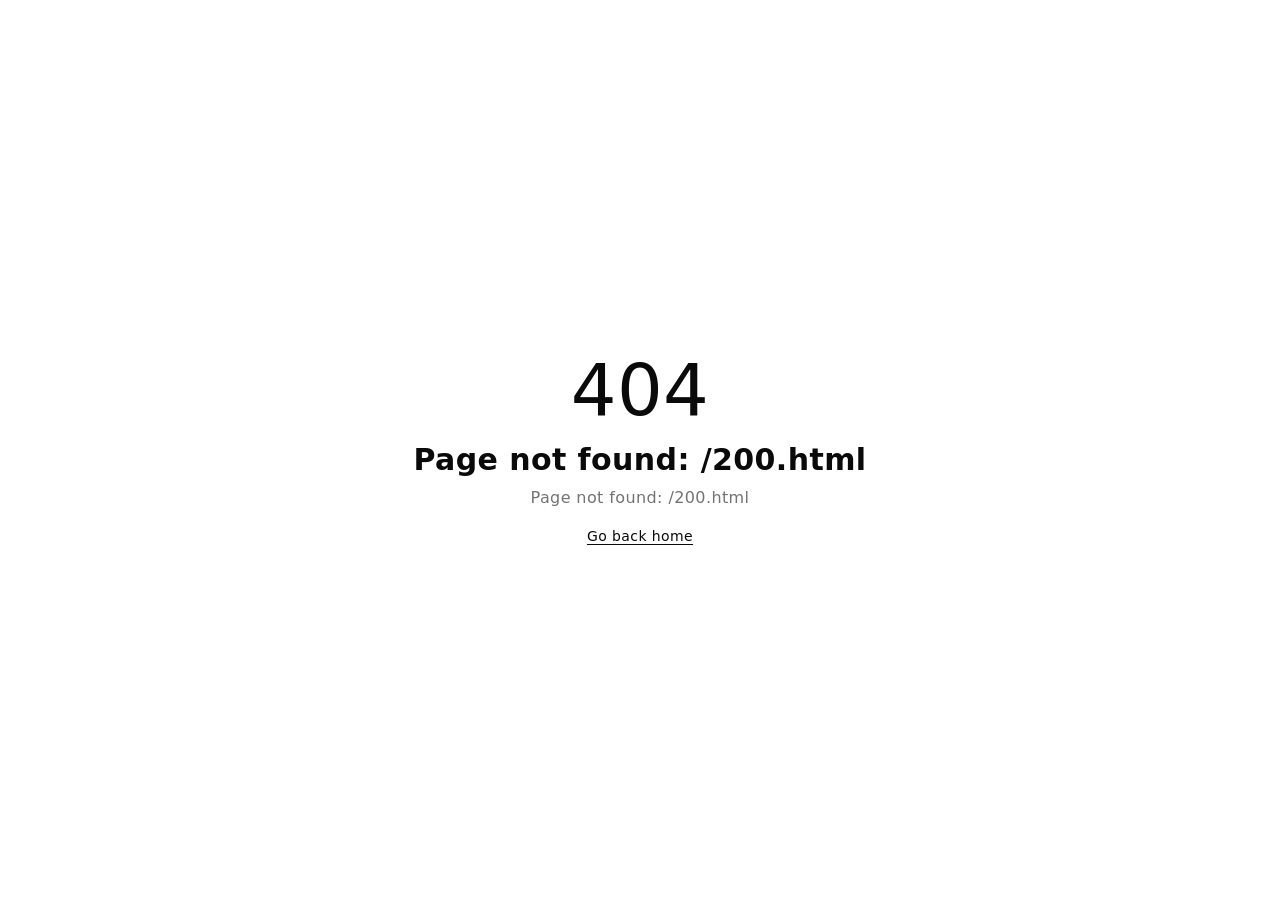
<file: 200.html>
<!DOCTYPE html><html><head><meta charset="utf-8"><meta name="viewport" content="width=device-width, initial-scale=1"><script type="importmap">{"imports":{"#entry":"/_nuxt/BlvbBuiV.js"}}</script><link rel="stylesheet" href="/_nuxt/entry.C8Zwsdgz.css" crossorigin><link rel="modulepreload" as="script" crossorigin href="/_nuxt/BlvbBuiV.js"><link rel="modulepreload" as="script" crossorigin href="/_nuxt/yC_6mQ2R.js"><link rel="modulepreload" as="script" crossorigin href="/_nuxt/DLg2diwc.js"><link rel="modulepreload" as="script" crossorigin href="/_nuxt/CkiTgrBi.js"><link rel="modulepreload" as="script" crossorigin href="/_nuxt/CLcnUtBW.js"><link rel="modulepreload" as="script" crossorigin href="/_nuxt/D-ex_CfC.js"><link rel="modulepreload" as="script" crossorigin href="/_nuxt/CBWzHqRH.js"><script type="module" src="/_nuxt/BlvbBuiV.js" crossorigin></script><link rel="prefetch" as="script" crossorigin href="/_nuxt/BOYcnX2p.js"><link rel="prefetch" as="script" crossorigin href="/_nuxt/B7XJeMXc.js"><link rel="prefetch" as="script" crossorigin href="/_nuxt/Mqp8pmOS.js"><link rel="prefetch" as="script" crossorigin href="/_nuxt/BOP_2xz3.js"><link rel="prefetch" as="script" crossorigin href="/_nuxt/qQ4PH1Dp.js"><link rel="prefetch" as="style" crossorigin href="/_nuxt/error-404.DpKY_dMl.css"><link rel="prefetch" as="script" crossorigin href="/_nuxt/B4ptQcSU.js"><link rel="prefetch" as="script" crossorigin href="/_nuxt/BDNMzG2s.js"><link rel="prefetch" as="style" crossorigin href="/_nuxt/error-500.CmR4p1fc.css"><link rel="prefetch" as="script" crossorigin href="/_nuxt/Dmwqlar_.js"><link rel="icon" href="/favicon.ico"><link rel="apple-touch-icon" href="/apple-touch-icon.png"><script>"use strict";(()=>{const o=window,e=document.documentElement,c=["dark","light"],s=getStorageValue("localStorage","nuxt-color-mode")||"system";let r=s==="system"?f():s;const l=e.getAttribute("data-color-mode-forced");l&&(r=l),i(r),o["__NUXT_COLOR_MODE__"]={preference:s,value:r,getColorScheme:f,addColorScheme:i,removeColorScheme:d};function i(t){const a=""+t+"",n="";e.classList?e.classList.add(a):e.className+=" "+a,n&&e.setAttribute("data-"+n,t)}function d(t){const a=""+t+"",n="";e.classList?e.classList.remove(a):e.className=e.className.replace(new RegExp(a,"g"),""),n&&e.removeAttribute("data-"+n)}function u(t){return o.matchMedia("(prefers-color-scheme"+t+")")}function f(){if(o.matchMedia&&u("").media!=="not all"){for(const t of c)if(u(":"+t).matches)return t}return"light"}})();function getStorageValue(o,e){switch(o){case"localStorage":try{return window.localStorage.getItem(e)}catch{return null}case"sessionStorage":try{return window.sessionStorage.getItem(e)}catch{return null}case"cookie":try{return getCookie(e)}catch{return null}default:return null}}function getCookie(o){const c=("; "+window.document.cookie).split("; "+o+"=");if(c.length===2){const s=c.pop();return s?s.split(";").shift():null}}</script></head><body><div id="__nuxt" class="isolate"></div><div id="teleports"></div><script>window.__NUXT__={};window.__NUXT__.config={public:{i18n:{baseUrl:"https://gripello.com",defaultLocale:"en",rootRedirect:"",redirectStatusCode:302,skipSettingLocaleOnNavigate:false,locales:[{code:"en",language:"en-US",name:"English",domains:[],defaultForDomains:[]},{code:"de",language:"de-DE",name:"Deutsch",domains:[],defaultForDomains:[]}],detectBrowserLanguage:false,experimental:{localeDetector:"",typedPages:true,typedOptionsAndMessages:false,alternateLinkCanonicalQueries:true,devCache:false,cacheLifetime:"",stripMessagesPayload:false,preload:false,strictSeo:false,nitroContextDetection:true,httpCacheDuration:10,compactRoutes:false,prerenderMessages:false,optimizeMessageBundling:true},domainLocales:{en:{domain:""},de:{domain:""}}}},app:{baseURL:"/",buildId:"ee178f03-e6b4-47a8-8194-90f583763400",buildAssetsDir:"/_nuxt/",cdnURL:""}}</script><script type="application/json" data-nuxt-data="nuxt-app" data-ssr="false" id="__NUXT_DATA__">[{"prerenderedAt":1,"serverRendered":2},1794336257953,false]</script></body></html>
</file>
<file: _nuxt/error-404.DpKY_dMl.css>
.grid[data-v-55415188]{display:grid}.mb-2[data-v-55415188]{margin-bottom:.5rem}.mb-4[data-v-55415188]{margin-bottom:1rem}.max-w-520px[data-v-55415188]{max-width:520px}.min-h-screen[data-v-55415188]{min-height:100vh}.w-full[data-v-55415188]{width:100%}.flex[data-v-55415188]{display:flex}.cursor-pointer[data-v-55415188]{cursor:pointer}.appearance-none[data-v-55415188]{appearance:none}.place-content-center[data-v-55415188]{place-content:center}.items-center[data-v-55415188]{align-items:center}.justify-center[data-v-55415188]{justify-content:center}.overflow-hidden[data-v-55415188]{overflow:hidden}.border-0[data-v-55415188]{border-width:0}.bg-transparent[data-v-55415188]{background-color:#0000}.bg-white[data-v-55415188]{--un-bg-opacity:1;background-color:rgb(255 255 255/var(--un-bg-opacity))}.p-0[data-v-55415188]{padding:0}.px-2[data-v-55415188]{padding-left:.5rem;padding-right:.5rem}.text-center[data-v-55415188]{text-align:center}.text-\[56px\][data-v-55415188]{font-size:56px}.text-2xl[data-v-55415188]{font-size:1.5rem;line-height:2rem}.text-sm[data-v-55415188]{font-size:.875rem;line-height:1.25rem}.text-neutral-500[data-v-55415188]{--un-text-opacity:1;color:rgb(115 115 115/var(--un-text-opacity))}.text-neutral-950[data-v-55415188]{--un-text-opacity:1;color:rgb(10 10 10/var(--un-text-opacity))}.hover\:text-\[\#00DC82\][data-v-55415188]:hover{--un-text-opacity:1;color:rgb(0 220 130/var(--un-text-opacity))}.text-inherit[data-v-55415188]{color:inherit}.font-medium[data-v-55415188]{font-weight:500}.font-semibold[data-v-55415188]{font-weight:600}.leading-none[data-v-55415188]{line-height:1}.tracking-wide[data-v-55415188]{letter-spacing:.025em}.font-sans[data-v-55415188]{font-family:ui-sans-serif,system-ui,-apple-system,BlinkMacSystemFont,Segoe UI,Roboto,Helvetica Neue,Arial,Noto Sans,sans-serif,Apple Color Emoji,Segoe UI Emoji,Segoe UI Symbol,Noto Color Emoji}.tabular-nums[data-v-55415188]{--un-numeric-spacing:tabular-nums;font-variant-numeric:var(--un-ordinal) var(--un-slashed-zero) var(--un-numeric-figure) var(--un-numeric-spacing) var(--un-numeric-fraction)}.underline[data-v-55415188]{text-decoration-line:underline}.underline-offset-3[data-v-55415188]{text-underline-offset:3px}.antialiased[data-v-55415188]{-webkit-font-smoothing:antialiased;-moz-osx-font-smoothing:grayscale}@media (prefers-color-scheme:dark){.dark\:bg-neutral-950[data-v-55415188]{--un-bg-opacity:1;background-color:rgb(10 10 10/var(--un-bg-opacity))}.dark\:text-white[data-v-55415188]{--un-text-opacity:1;color:rgb(255 255 255/var(--un-text-opacity))}}@media (width>=640px){.sm\:text-\[72px\][data-v-55415188]{font-size:72px}.sm\:text-3xl[data-v-55415188]{font-size:1.875rem;line-height:2.25rem}}
</file>
<file: _nuxt/error-500.CmR4p1fc.css>
.grid[data-v-30c65fa3]{display:grid}.mb-2[data-v-30c65fa3]{margin-bottom:.5rem}.mb-4[data-v-30c65fa3]{margin-bottom:1rem}.max-w-520px[data-v-30c65fa3]{max-width:520px}.min-h-screen[data-v-30c65fa3]{min-height:100vh}.place-content-center[data-v-30c65fa3]{place-content:center}.overflow-hidden[data-v-30c65fa3]{overflow:hidden}.bg-white[data-v-30c65fa3]{--un-bg-opacity:1;background-color:rgb(255 255 255/var(--un-bg-opacity))}.px-2[data-v-30c65fa3]{padding-left:.5rem;padding-right:.5rem}.text-center[data-v-30c65fa3]{text-align:center}.text-\[56px\][data-v-30c65fa3]{font-size:56px}.text-2xl[data-v-30c65fa3]{font-size:1.5rem;line-height:2rem}.text-neutral-500[data-v-30c65fa3]{--un-text-opacity:1;color:rgb(115 115 115/var(--un-text-opacity))}.text-neutral-950[data-v-30c65fa3]{--un-text-opacity:1;color:rgb(10 10 10/var(--un-text-opacity))}.font-medium[data-v-30c65fa3]{font-weight:500}.font-semibold[data-v-30c65fa3]{font-weight:600}.leading-none[data-v-30c65fa3]{line-height:1}.tracking-wide[data-v-30c65fa3]{letter-spacing:.025em}.font-sans[data-v-30c65fa3]{font-family:ui-sans-serif,system-ui,-apple-system,BlinkMacSystemFont,Segoe UI,Roboto,Helvetica Neue,Arial,Noto Sans,sans-serif,Apple Color Emoji,Segoe UI Emoji,Segoe UI Symbol,Noto Color Emoji}.tabular-nums[data-v-30c65fa3]{--un-numeric-spacing:tabular-nums;font-variant-numeric:var(--un-ordinal) var(--un-slashed-zero) var(--un-numeric-figure) var(--un-numeric-spacing) var(--un-numeric-fraction)}.antialiased[data-v-30c65fa3]{-webkit-font-smoothing:antialiased;-moz-osx-font-smoothing:grayscale}@media (prefers-color-scheme:dark){.dark\:bg-neutral-950[data-v-30c65fa3]{--un-bg-opacity:1;background-color:rgb(10 10 10/var(--un-bg-opacity))}.dark\:text-white[data-v-30c65fa3]{--un-text-opacity:1;color:rgb(255 255 255/var(--un-text-opacity))}}@media (width>=640px){.sm\:text-\[72px\][data-v-30c65fa3]{font-size:72px}.sm\:text-3xl[data-v-30c65fa3]{font-size:1.875rem;line-height:2.25rem}}
</file>
